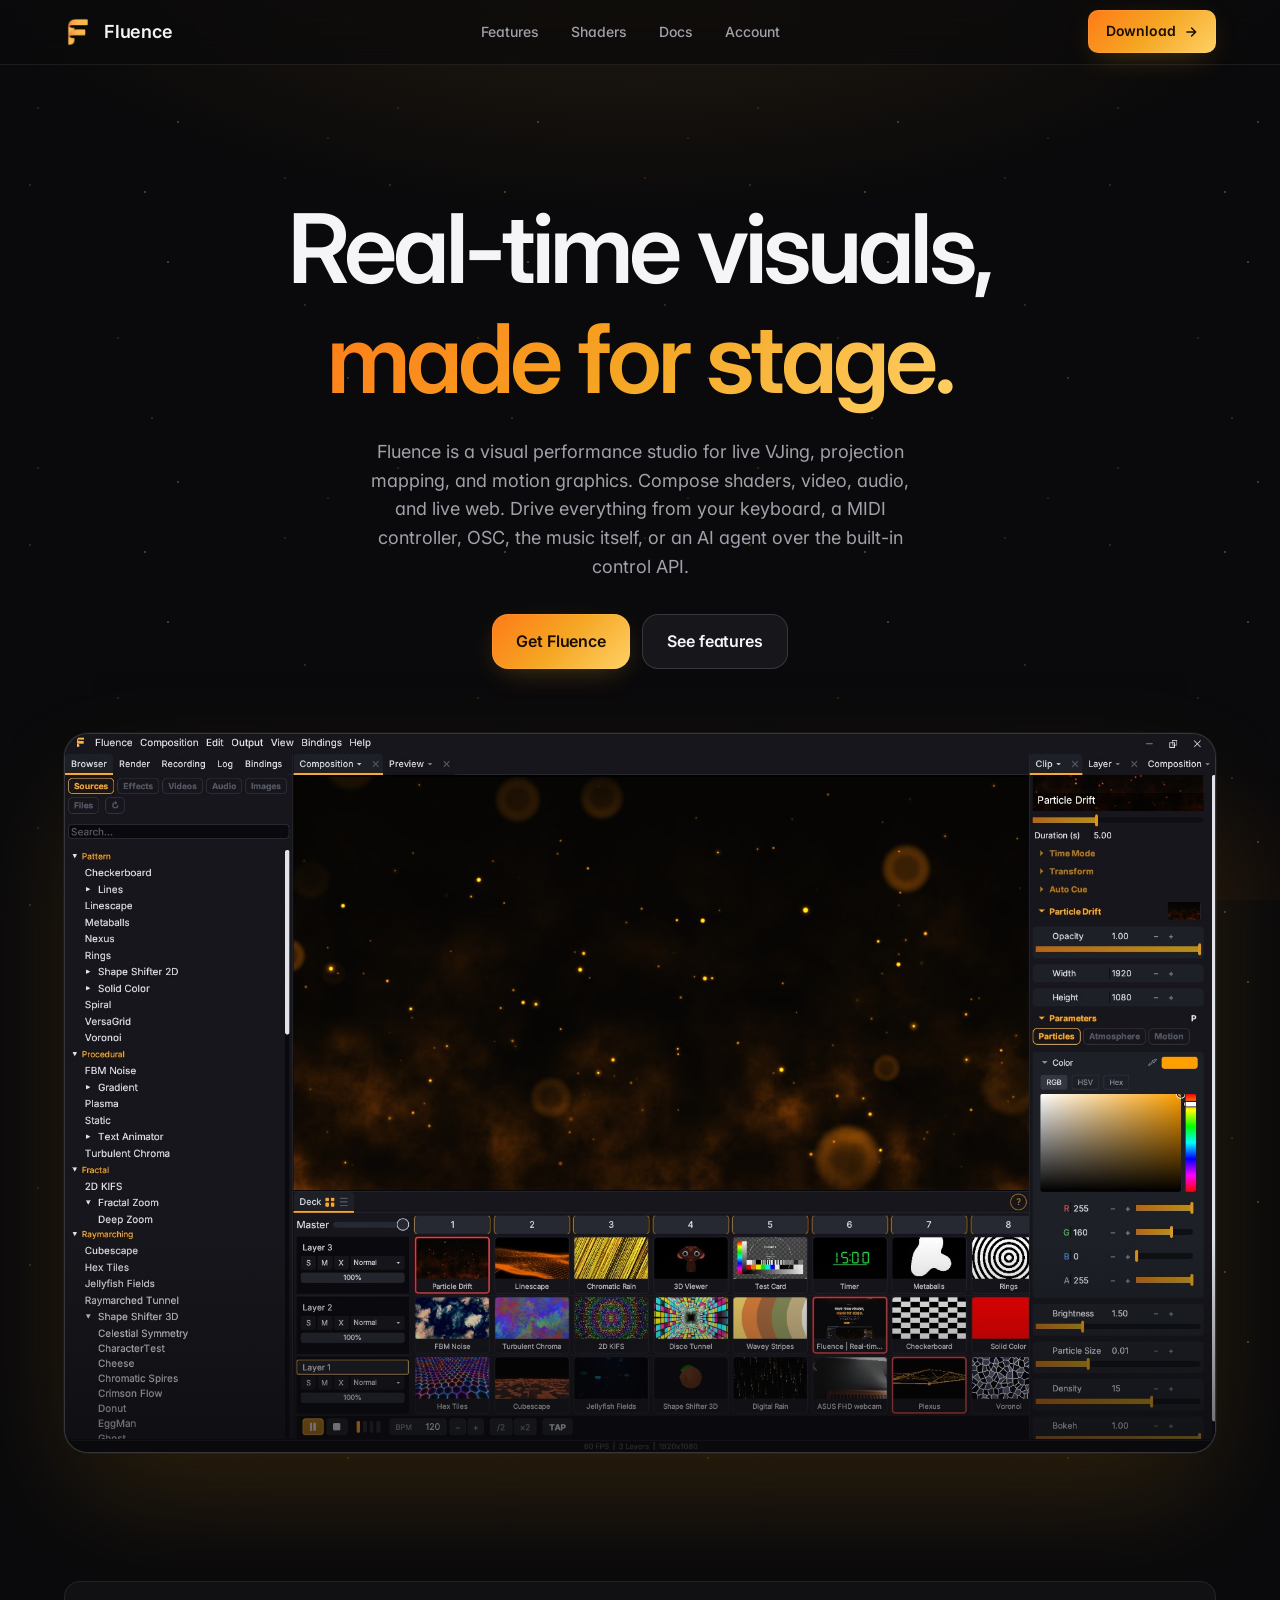
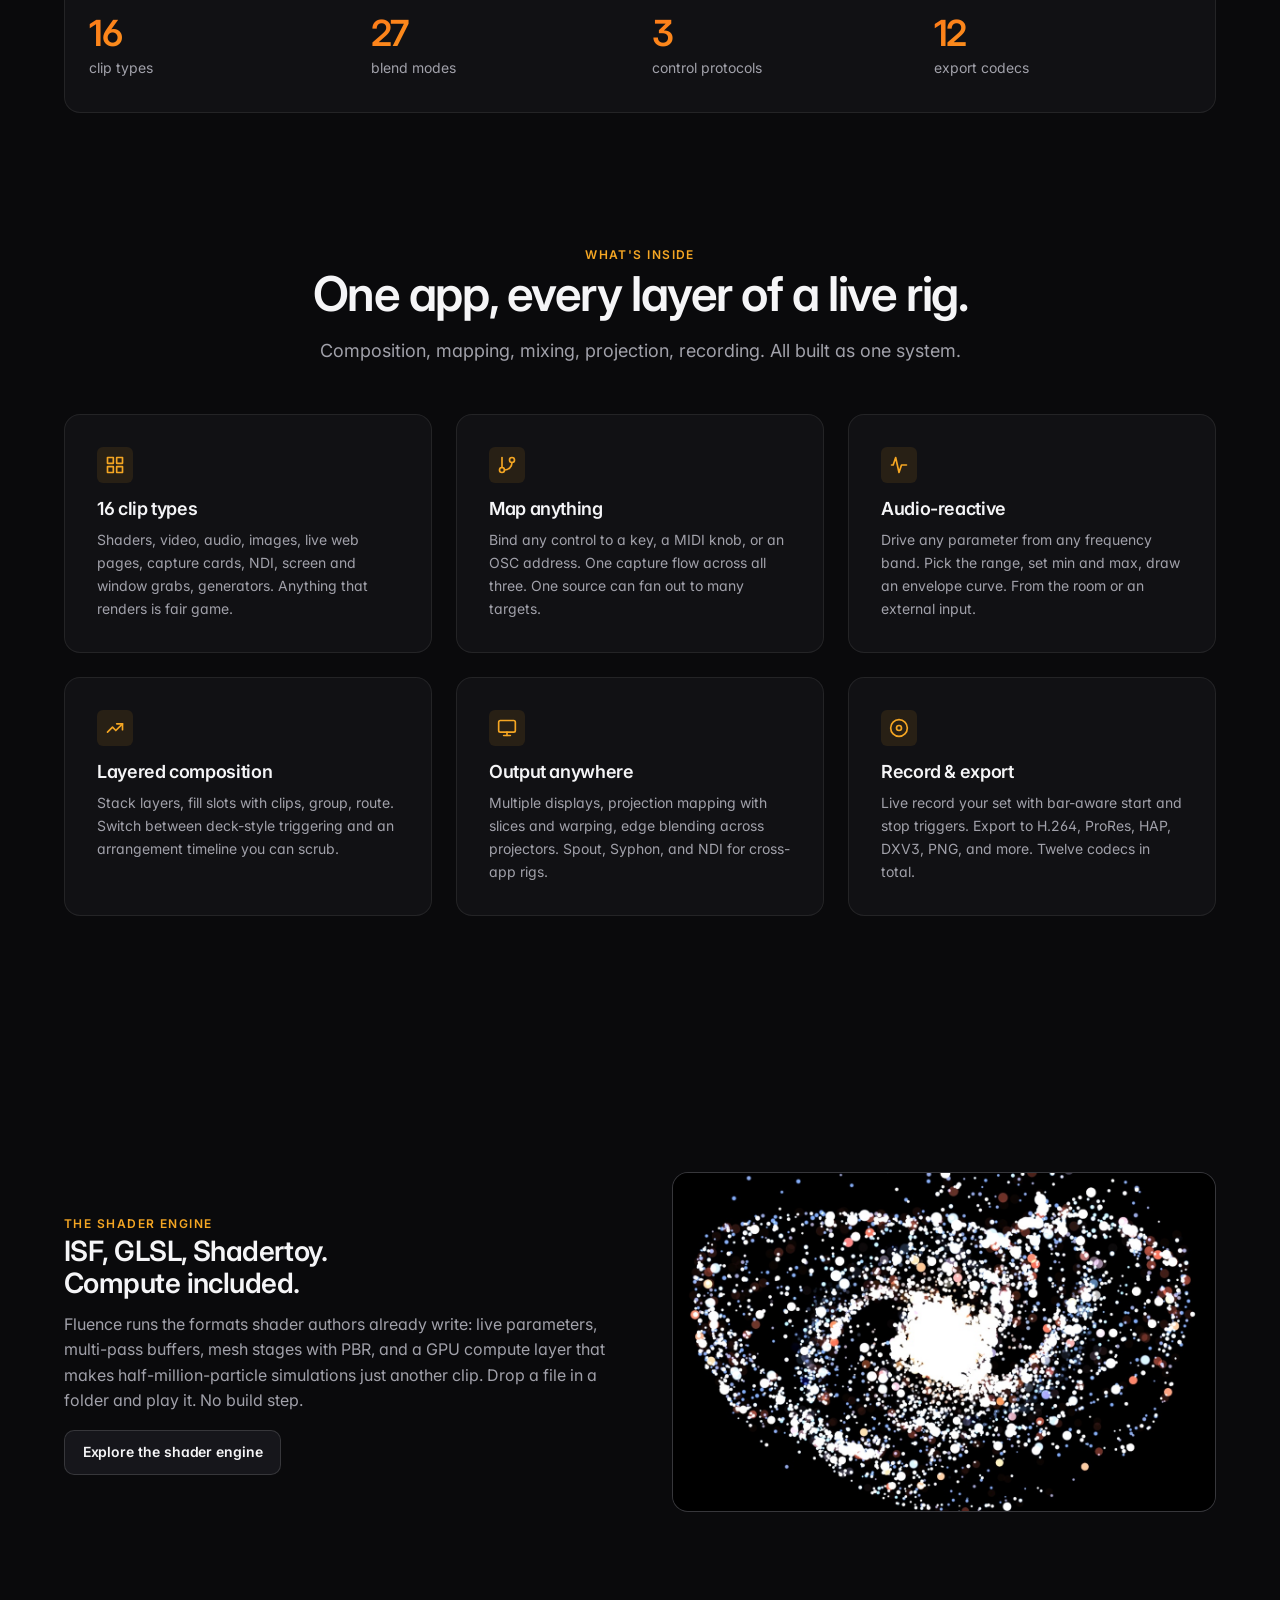
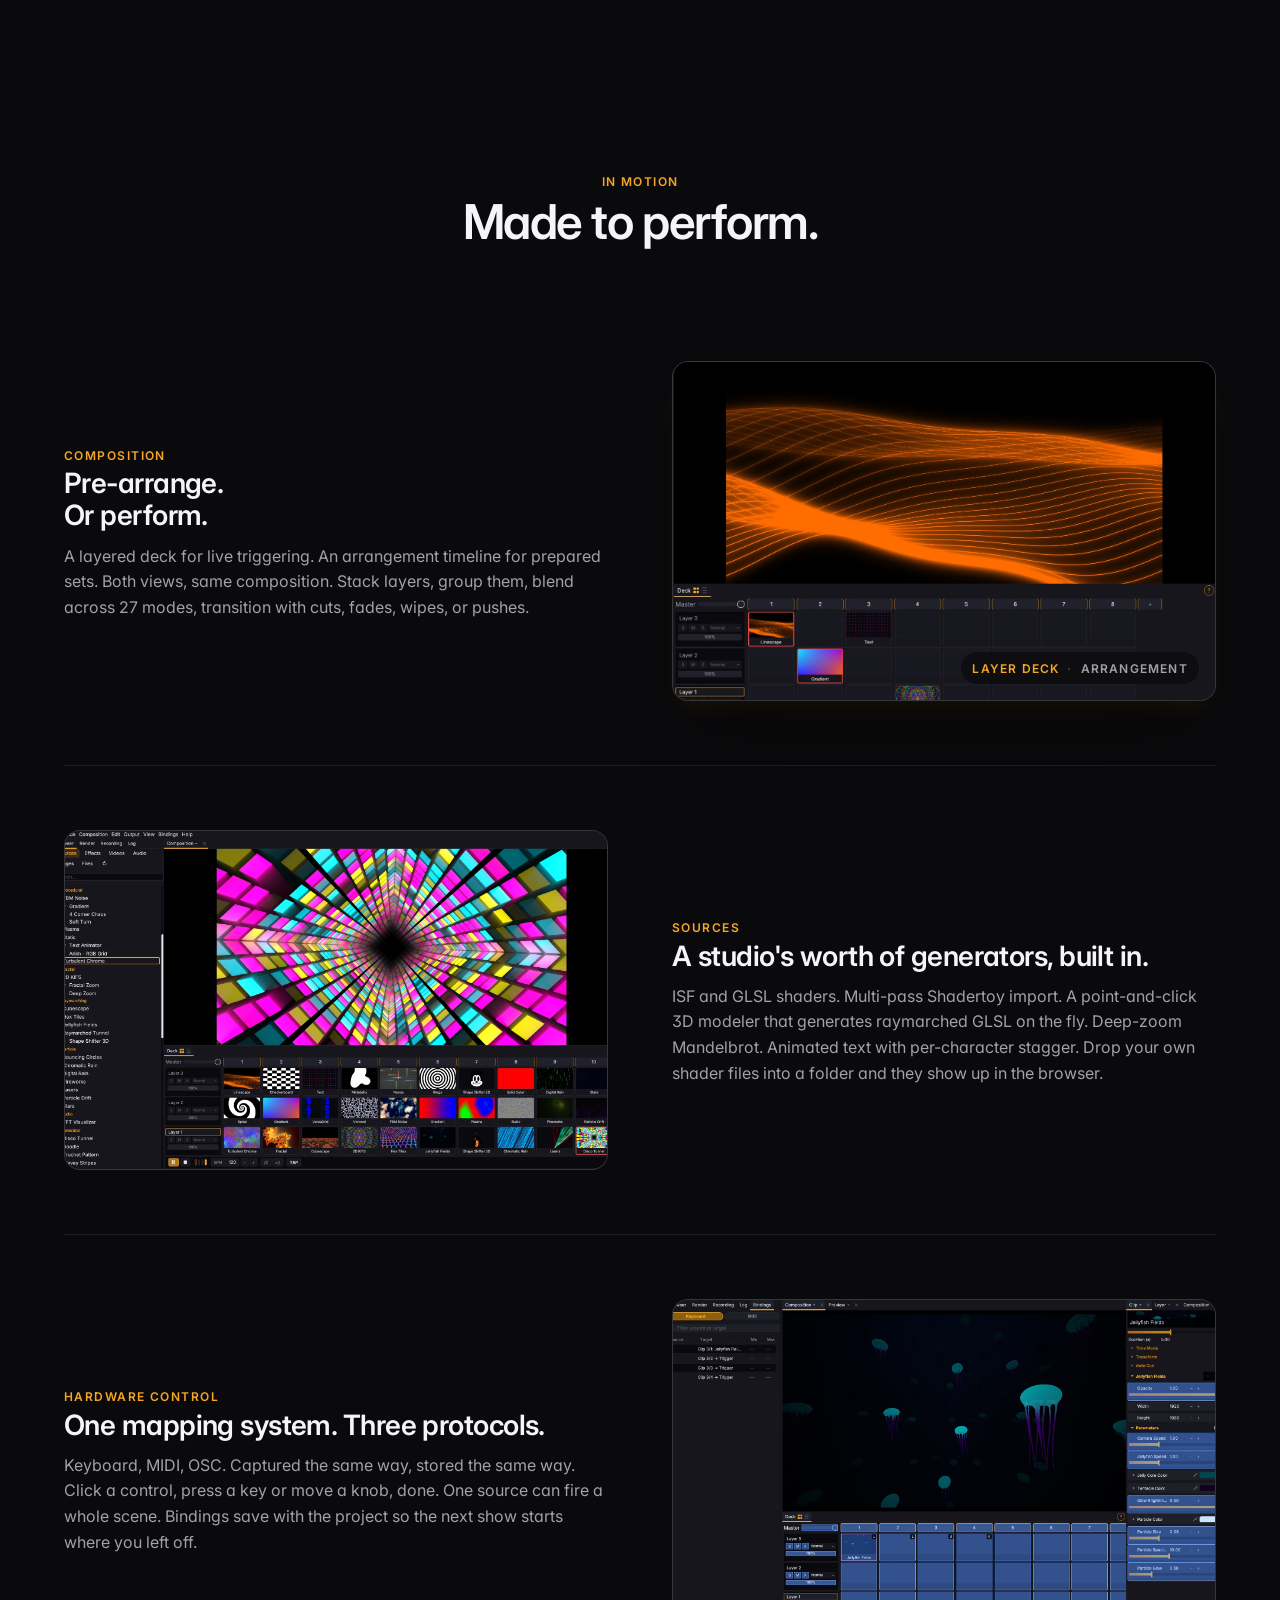
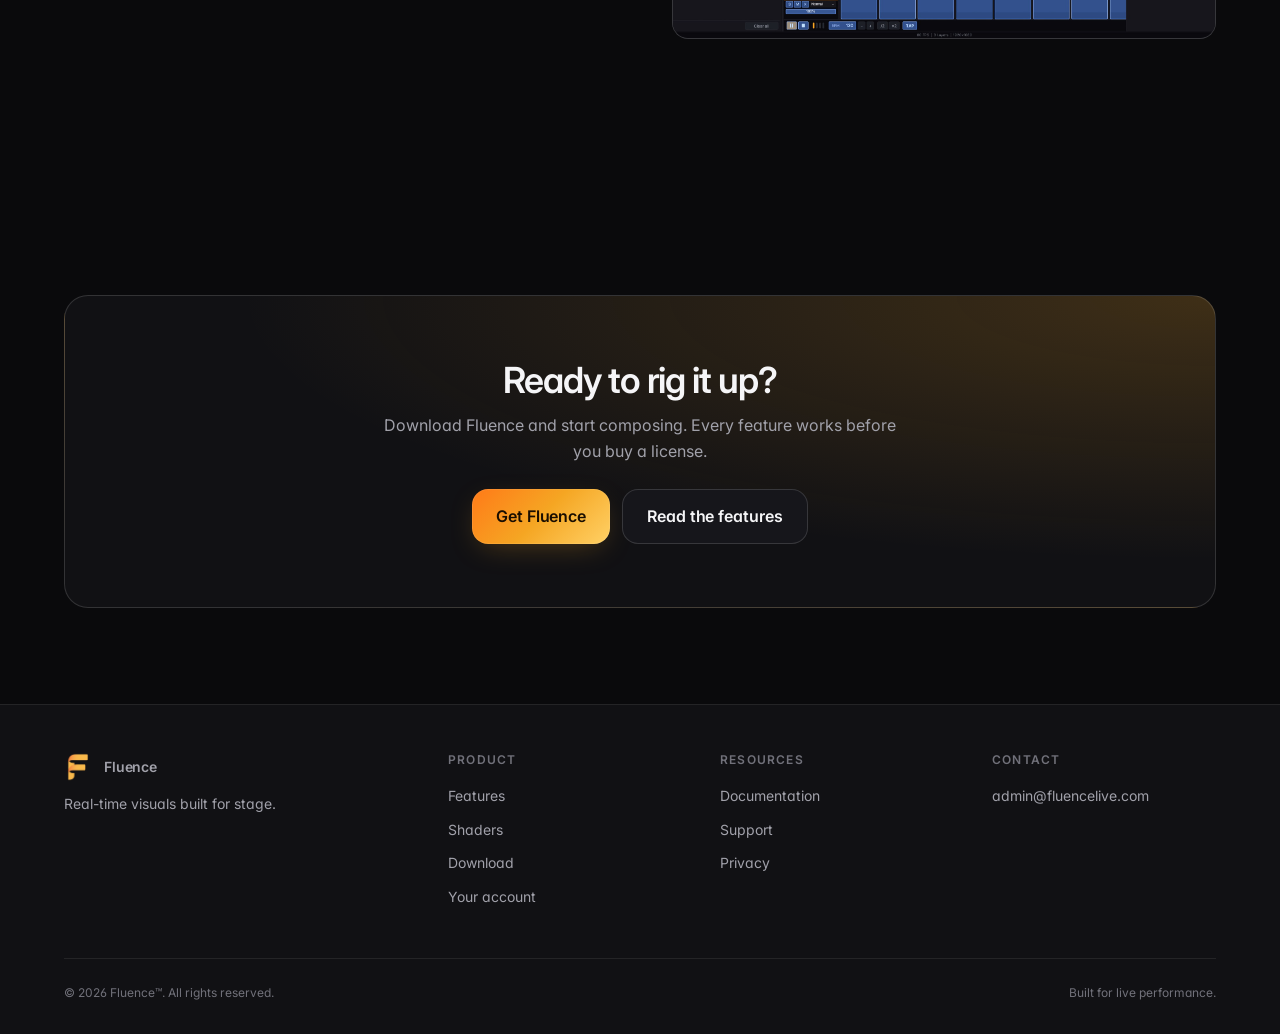
<file: index.html>
<!doctype html>
<html lang="en">
<head>
  <meta charset="utf-8" />
  <meta name="viewport" content="width=device-width, initial-scale=1" />
  <title>Fluence | Real-time visuals for live performance</title>
  <meta name="description" content="Fluence is a real-time visual performance studio for VJing, projection mapping, and motion graphics. Composes shaders, video, audio, and live web, driven by keys, MIDI, OSC, and audio." />
  <link rel="icon" type="image/png" href="assets/icon.png" />
  <link rel="preconnect" href="https://fonts.googleapis.com" />
  <link rel="preconnect" href="https://fonts.gstatic.com" crossorigin />
  <link href="https://fonts.googleapis.com/css2?family=Inter:wght@400;500;600;700&display=swap" rel="stylesheet" />
  <link rel="stylesheet" href="styles.css?v=30" />
  <meta property="og:title" content="Fluence | Real-time visuals for live performance" />
  <meta property="og:description" content="A real-time visual performance studio. Layered composition, hardware mapping, audio reactivity, projection mapping. Built for stage." />
  <meta property="og:type" content="website" />
  <meta property="og:url" content="https://fluencelive.com/" />
  <meta property="og:image" content="https://fluencelive.com/assets/og.png" />
  <meta name="twitter:card" content="summary_large_image" />
</head>
<body>

<header class="site-header">
  <div class="container nav">
    <a href="/" class="brand" aria-label="Fluence home">
      <img src="assets/logo.png" alt="" />
      <span>Fluence</span>
    </a>
    <button class="nav__hamburger" aria-expanded="false" aria-controls="primary-nav" aria-label="Menu" type="button">
      <svg viewBox="0 0 24 24" fill="none" stroke="currentColor" stroke-width="2.5" stroke-linecap="round" aria-hidden="true">
        <line x1="3" y1="6" x2="21" y2="6"/>
        <line x1="3" y1="12" x2="21" y2="12"/>
        <line x1="3" y1="18" x2="21" y2="18"/>
      </svg>
    </button>
    <ul class="nav__links" id="primary-nav">
      <li><a class="nav__link" href="/features">Features</a></li>
      <li><a class="nav__link" href="/shaders">Shaders</a></li>
      <li><a class="nav__link" href="/docs">Docs</a></li>
      <li><a class="nav__link" href="https://account.fluencelive.com">Account</a></li>
    </ul>
    <a class="btn btn--primary nav__cta" href="/download">
      Download
      <svg width="14" height="14" viewBox="0 0 24 24" fill="none" stroke="currentColor" stroke-width="2.5" stroke-linecap="round" stroke-linejoin="round" aria-hidden="true"><path d="M5 12h14M13 5l7 7-7 7"/></svg>
    </a>
  </div>
</header>

<main>

  <!-- Hero ------------------------------------------------------- -->
  <section class="hero">
    <div class="container">
      <h1>
        Real-time visuals,<br />
        <span class="text-gradient">made for stage.</span>
      </h1>
      <p class="hero__lede">
        Fluence is a visual performance studio for live VJing, projection mapping, and motion graphics.
        Compose shaders, video, audio, and live web. Drive everything from your keyboard, a MIDI controller,
        OSC, the music itself, or an AI agent over the built-in control API.
      </p>
      <div class="hero__ctas">
        <a class="btn btn--primary btn--lg" href="/download">Get Fluence</a>
        <a class="btn btn--secondary btn--lg" href="/features">See features</a>
      </div>

      <div class="hero__visual reveal">
        <img src="assets/hero.jpg?v=2" width="1918" height="1172" alt="Fluence performing a Particle Drift composition with the layer deck, source browser, and parameters panel visible." />
      </div>
    </div>
  </section>

  <!-- Stat strip ------------------------------------------------ -->
  <section class="container">
    <div class="stat-strip reveal">
      <div><span class="stat__num">16</span><span class="stat__label">clip types</span></div>
      <div><span class="stat__num">27</span><span class="stat__label">blend modes</span></div>
      <div><span class="stat__num">3</span><span class="stat__label">control protocols</span></div>
      <div><span class="stat__num">12</span><span class="stat__label">export codecs</span></div>
    </div>
  </section>

  <!-- Feature highlights ---------------------------------------- -->
  <section class="section">
    <div class="container">
      <div class="section-header reveal">
        <span class="eyebrow">What's inside</span>
        <h2>One app, every layer of a live rig.</h2>
        <p class="section-header__lede">Composition, mapping, mixing, projection, recording. All built as one system.</p>
      </div>

      <div class="feature-grid">
        <div class="feature reveal">
          <div class="feature__icon">
            <svg viewBox="0 0 24 24" fill="none" stroke="currentColor" stroke-width="2" stroke-linecap="round" stroke-linejoin="round"><rect x="3" y="3" width="7" height="7"/><rect x="14" y="3" width="7" height="7"/><rect x="14" y="14" width="7" height="7"/><rect x="3" y="14" width="7" height="7"/></svg>
          </div>
          <h3>16 clip types</h3>
          <p>Shaders, video, audio, images, live web pages, capture cards, NDI, screen and window grabs, generators. Anything that renders is fair game.</p>
        </div>

        <div class="feature reveal">
          <div class="feature__icon">
            <svg viewBox="0 0 24 24" fill="none" stroke="currentColor" stroke-width="2" stroke-linecap="round" stroke-linejoin="round"><line x1="6" y1="3" x2="6" y2="15"/><circle cx="18" cy="6" r="3"/><circle cx="6" cy="18" r="3"/><path d="M18 9a9 9 0 0 1-9 9"/></svg>
          </div>
          <h3>Map anything</h3>
          <p>Bind any control to a key, a MIDI knob, or an OSC address. One capture flow across all three. One source can fan out to many targets.</p>
        </div>

        <div class="feature reveal">
          <div class="feature__icon">
            <svg viewBox="0 0 24 24" fill="none" stroke="currentColor" stroke-width="2" stroke-linecap="round" stroke-linejoin="round"><path d="M3 12h2l3-9 4 18 3-9h6"/></svg>
          </div>
          <h3>Audio-reactive</h3>
          <p>Drive any parameter from any frequency band. Pick the range, set min and max, draw an envelope curve. From the room or an external input.</p>
        </div>

        <div class="feature reveal">
          <div class="feature__icon">
            <svg viewBox="0 0 24 24" fill="none" stroke="currentColor" stroke-width="2" stroke-linecap="round" stroke-linejoin="round"><polyline points="3 17 9 11 13 15 21 7"/><polyline points="14 7 21 7 21 14"/></svg>
          </div>
          <h3>Layered composition</h3>
          <p>Stack layers, fill slots with clips, group, route. Switch between deck-style triggering and an arrangement timeline you can scrub.</p>
        </div>

        <div class="feature reveal">
          <div class="feature__icon">
            <svg viewBox="0 0 24 24" fill="none" stroke="currentColor" stroke-width="2" stroke-linecap="round" stroke-linejoin="round"><rect x="2" y="3" width="20" height="14" rx="2"/><line x1="8" y1="21" x2="16" y2="21"/><line x1="12" y1="17" x2="12" y2="21"/></svg>
          </div>
          <h3>Output anywhere</h3>
          <p>Multiple displays, projection mapping with slices and warping, edge blending across projectors. Spout, Syphon, and NDI for cross-app rigs.</p>
        </div>

        <div class="feature reveal">
          <div class="feature__icon">
            <svg viewBox="0 0 24 24" fill="none" stroke="currentColor" stroke-width="2" stroke-linecap="round" stroke-linejoin="round"><circle cx="12" cy="12" r="10"/><circle cx="12" cy="12" r="3"/></svg>
          </div>
          <h3>Record &amp; export</h3>
          <p>Live record your set with bar-aware start and stop triggers. Export to H.264, ProRes, HAP, DXV3, PNG, and more. Twelve codecs in total.</p>
        </div>
      </div>
    </div>
  </section>

  <!-- Shader engine teaser -------------------------------------- -->
  <section class="section">
    <div class="container">
      <div class="showcase reveal">
        <div class="showcase__copy">
          <span class="eyebrow">The shader engine</span>
          <h3>ISF, GLSL, Shadertoy.<br />Compute included.</h3>
          <p>
            Fluence runs the formats shader authors already write: live parameters, multi-pass buffers,
            mesh stages with PBR, and a GPU compute layer that makes half-million-particle simulations
            just another clip. Drop a file in a folder and play it. No build step.
          </p>
          <p><a class="btn btn--secondary" href="/shaders">Explore the shader engine</a></p>
        </div>
        <figure class="showcase__visual showcase__visual--image">
          <img src="assets/shader-galaxy.jpg" width="1280" height="720"
               alt="A spiral galaxy simulated live by a Fluence compute shader." loading="lazy" />
        </figure>
      </div>
    </div>
  </section>

  <!-- Showcase rows --------------------------------------------- -->
  <section class="section">
    <div class="container">
      <div class="section-header reveal">
        <span class="eyebrow">In motion</span>
        <h2>Made to perform.</h2>
      </div>

      <div class="showcase reveal">
        <div class="showcase__copy">
          <span class="eyebrow">Composition</span>
          <h3>Pre-arrange.<br />Or perform.</h3>
          <p>
            A layered deck for live triggering. An arrangement timeline for prepared sets. Both views, same composition.
            Stack layers, group them, blend across 27 modes, transition with cuts, fades, wipes, or pushes.
          </p>
        </div>
        <div class="scrolly-pair" data-scrolly>
          <figure class="showcase__pic showcase__pic--a">
            <img src="assets/showcase-deck.jpg" width="1472" height="1117" alt="The Fluence Layer Deck view, showing rows of layers with clip slots arranged as a grid for live triggering." loading="lazy" />
          </figure>
          <figure class="showcase__pic showcase__pic--b">
            <img src="assets/showcase-arrangement.jpg" width="1470" height="1112" alt="The Fluence Arrangement view, showing the same composition as a track-based timeline with clips placed across time." loading="lazy" />
          </figure>
          <div class="scrolly-pair__dots">
            <span class="scrolly-pair__label--a">Layer Deck</span>
            <span class="scrolly-pair__sep">·</span>
            <span class="scrolly-pair__label--b">Arrangement</span>
          </div>
        </div>
      </div>

      <div class="showcase showcase--reverse reveal">
        <div class="showcase__copy">
          <span class="eyebrow">Sources</span>
          <h3>A studio's worth of generators, built in.</h3>
          <p>
            ISF and GLSL shaders. Multi-pass Shadertoy import. A point-and-click 3D modeler that generates raymarched
            GLSL on the fly. Deep-zoom Mandelbrot. Animated text with per-character stagger. Drop your own shader files
            into a folder and they show up in the browser.
          </p>
        </div>
        <figure class="showcase__visual showcase__visual--image">
          <img src="assets/showcase-sources.jpg" width="1918" height="1145" alt="The Fluence source browser showing categorized generator shaders alongside the live viewport rendering one of them." loading="lazy" />
        </figure>
      </div>

      <div class="showcase reveal">
        <div class="showcase__copy">
          <span class="eyebrow">Hardware control</span>
          <h3>One mapping system. Three protocols.</h3>
          <p>
            Keyboard, MIDI, OSC. Captured the same way, stored the same way. Click a control,
            press a key or move a knob, done. One source can fire a whole scene. Bindings save with the project
            so the next show starts where you left off.
          </p>
        </div>
        <figure class="showcase__visual showcase__visual--image">
          <img src="assets/showcase-bindings.jpg?v=2" width="1917" height="1118" alt="The Fluence Bindings panel showing keyboard and MIDI bindings mapped to clip slots, with the bind-capture overlay highlighting controls in the layer deck." loading="lazy" />
        </figure>
      </div>
    </div>
  </section>

  <!-- CTA band -------------------------------------------------- -->
  <section class="container">
    <div class="cta-band reveal">
      <h2>Ready to rig it up?</h2>
      <p>Download Fluence and start composing. Every feature works before you buy a license.</p>
      <div class="cta-band__actions">
        <a class="btn btn--primary btn--lg" href="/download">Get Fluence</a>
        <a class="btn btn--secondary btn--lg" href="/features">Read the features</a>
      </div>
    </div>
  </section>

</main>

<footer class="site-footer">
  <div class="container">
    <div class="footer-grid">
      <div class="footer__brand">
        <a href="/" class="brand" aria-label="Fluence home">
          <img src="assets/logo.png" alt="" />
          <span>Fluence</span>
        </a>
        <p>Real-time visuals built for stage.</p>
      </div>
      <div>
        <h4>Product</h4>
        <ul>
          <li><a href="/features">Features</a></li>
          <li><a href="/shaders">Shaders</a></li>
          <li><a href="/download">Download</a></li>
          <li><a href="https://account.fluencelive.com">Your account</a></li>
        </ul>
      </div>
      <div>
        <h4>Resources</h4>
        <ul>
          <li><a href="/docs">Documentation</a></li>
          <li><a href="/support">Support</a></li>
          <li><a href="/privacy">Privacy</a></li>
        </ul>
      </div>
      <div>
        <h4>Contact</h4>
        <ul>
          <li><a href="mailto:admin@fluencelive.com">admin@fluencelive.com</a></li>
        </ul>
      </div>
    </div>
    <div class="footer__bottom">
      <span>© <span id="year">2026</span> Fluence™. All rights reserved.</span>
      <span>Built for live performance.</span>
    </div>
  </div>
</footer>

<script src="scripts.js?v=28" defer></script>
</body>
</html>
</file>
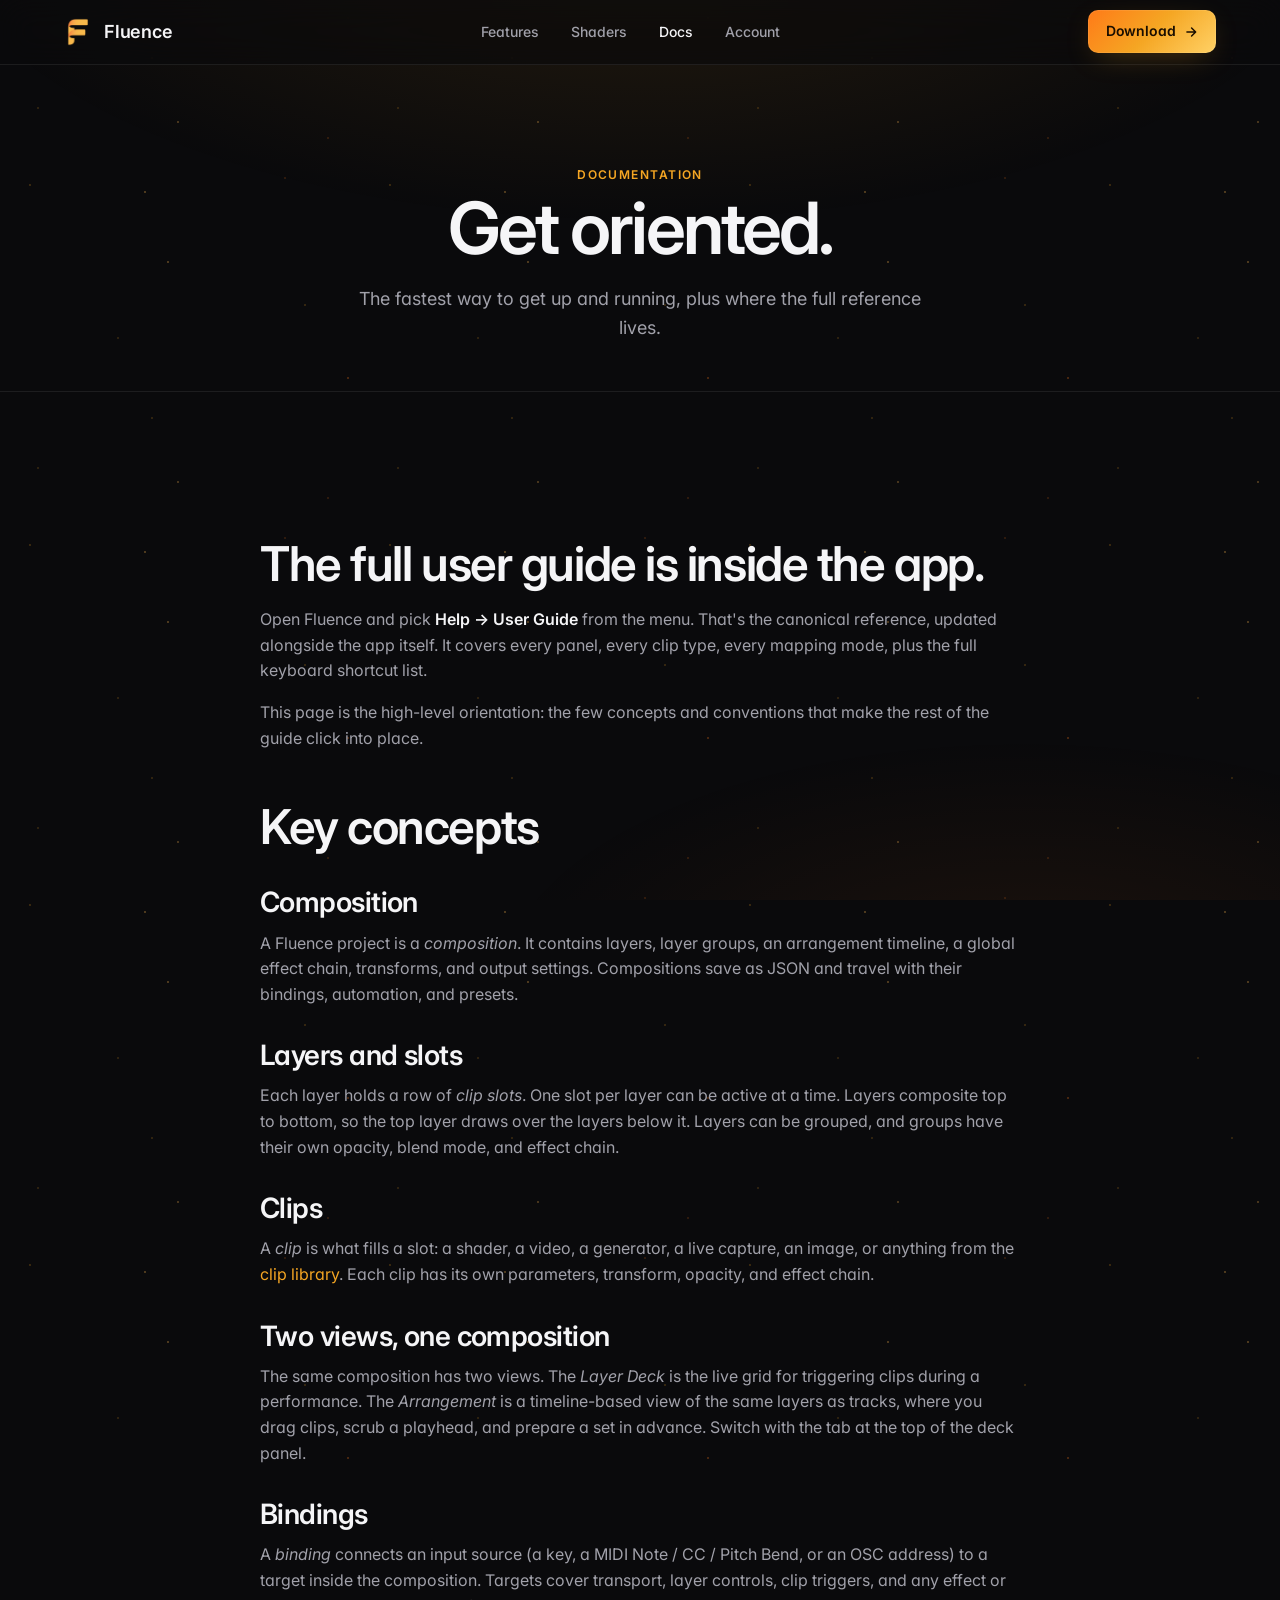
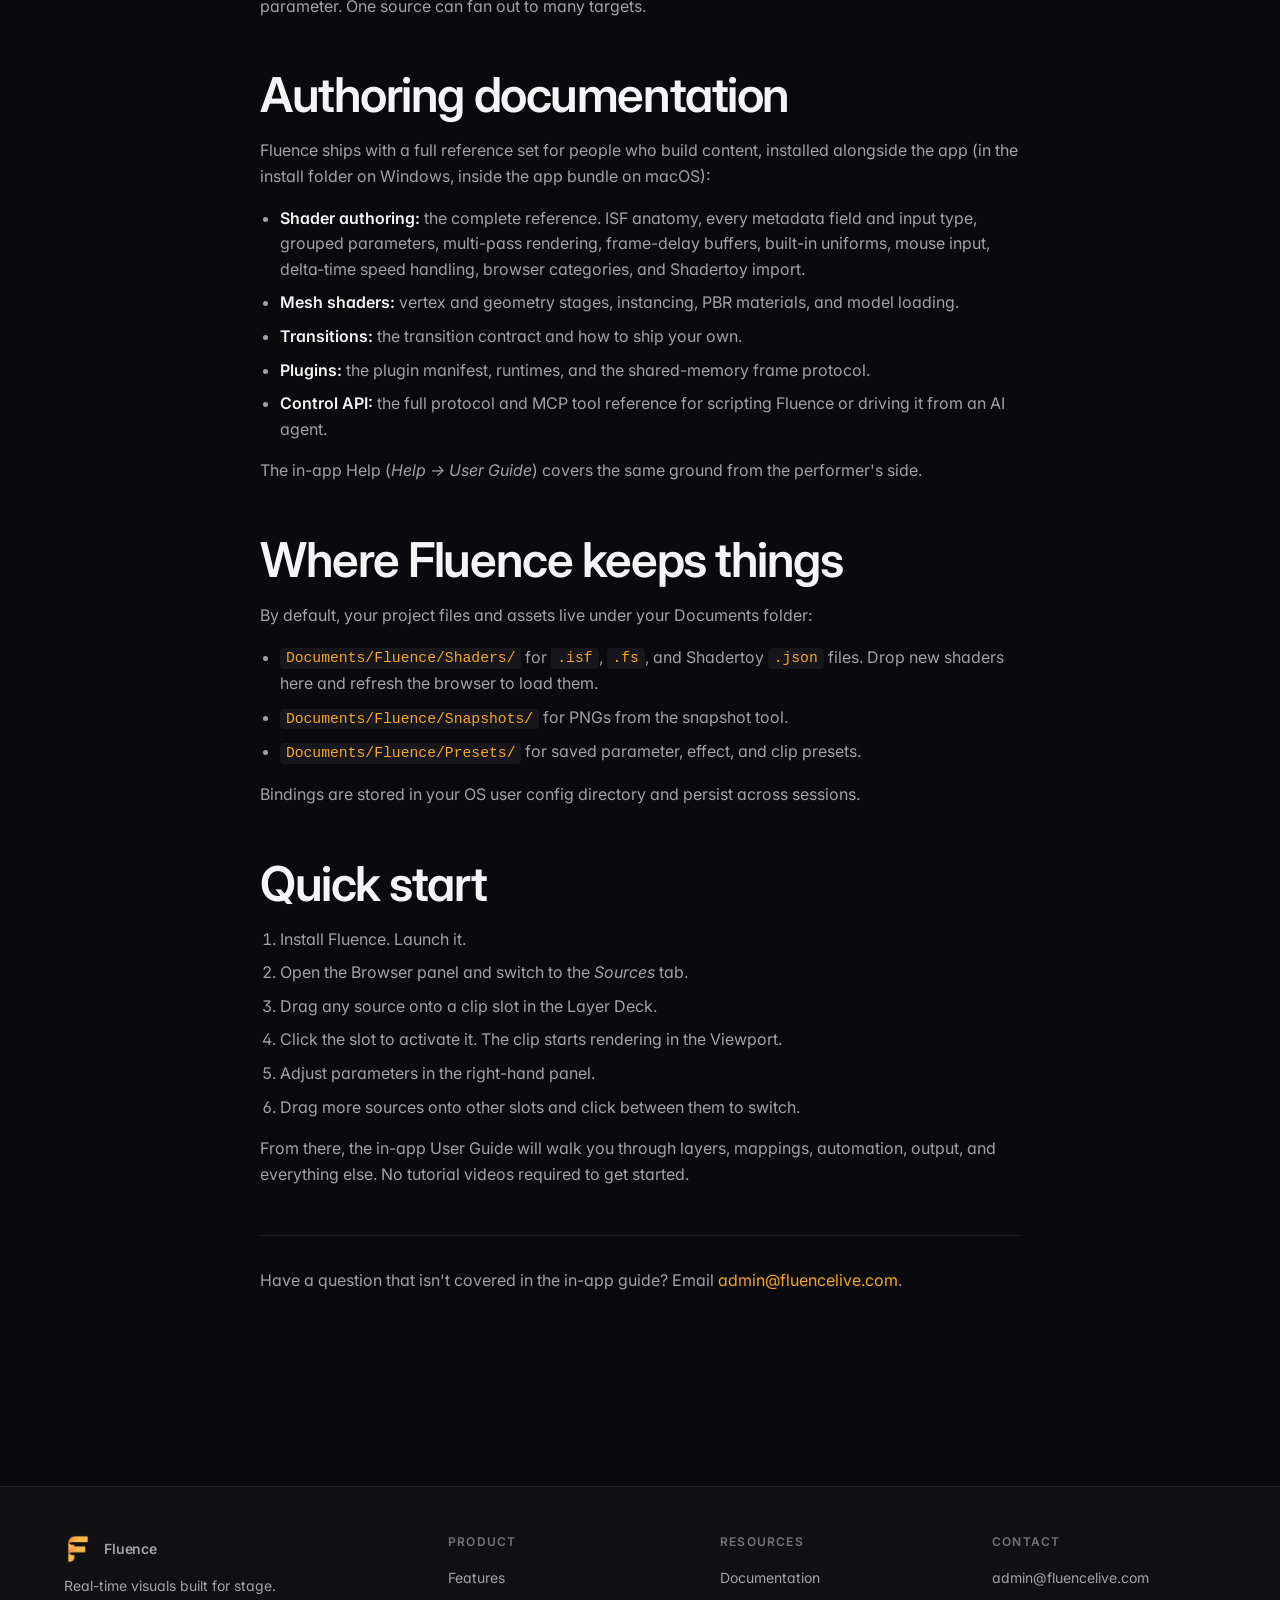
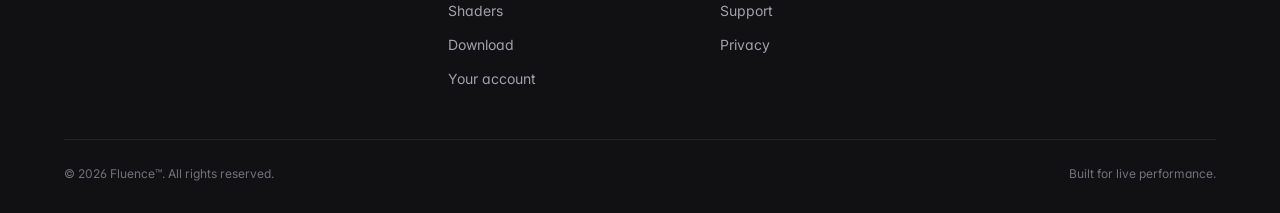
<file: docs.html>
<!doctype html>
<html lang="en">
<head>
  <meta charset="utf-8" />
  <meta name="viewport" content="width=device-width, initial-scale=1" />
  <title>Documentation | Fluence</title>
  <meta name="description" content="Getting started with Fluence: high-level concepts, where files live, and where to find the full in-app user guide." />
  <link rel="icon" type="image/png" href="assets/icon.png" />
  <link rel="preconnect" href="https://fonts.googleapis.com" />
  <link rel="preconnect" href="https://fonts.gstatic.com" crossorigin />
  <link href="https://fonts.googleapis.com/css2?family=Inter:wght@400;500;600;700&display=swap" rel="stylesheet" />
  <link rel="stylesheet" href="styles.css?v=30" />
</head>
<body>

<header class="site-header">
  <div class="container nav">
    <a href="/" class="brand" aria-label="Fluence home">
      <img src="assets/logo.png" alt="" />
      <span>Fluence</span>
    </a>
    <button class="nav__hamburger" aria-expanded="false" aria-controls="primary-nav" aria-label="Menu" type="button">
      <svg viewBox="0 0 24 24" fill="none" stroke="currentColor" stroke-width="2.5" stroke-linecap="round" aria-hidden="true">
        <line x1="3" y1="6" x2="21" y2="6"/>
        <line x1="3" y1="12" x2="21" y2="12"/>
        <line x1="3" y1="18" x2="21" y2="18"/>
      </svg>
    </button>
    <ul class="nav__links" id="primary-nav">
      <li><a class="nav__link" href="/features">Features</a></li>
      <li><a class="nav__link" href="/shaders">Shaders</a></li>
      <li><a class="nav__link" href="/docs" aria-current="page">Docs</a></li>
      <li><a class="nav__link" href="https://account.fluencelive.com">Account</a></li>
    </ul>
    <a class="btn btn--primary nav__cta" href="/download">
      Download
      <svg width="14" height="14" viewBox="0 0 24 24" fill="none" stroke="currentColor" stroke-width="2.5" stroke-linecap="round" stroke-linejoin="round" aria-hidden="true"><path d="M5 12h14M13 5l7 7-7 7"/></svg>
    </a>
  </div>
</header>

<main>

  <section class="page-header">
    <div class="container">
      <span class="eyebrow">Documentation</span>
      <h1>Get oriented.</h1>
      <p>The fastest way to get up and running, plus where the full reference lives.</p>
    </div>
  </section>

  <section class="section">
    <div class="container">
      <article class="prose reveal">

        <h2>The full user guide is inside the app.</h2>
        <p>
          Open Fluence and pick <strong>Help → User Guide</strong> from the menu. That's the canonical reference,
          updated alongside the app itself. It covers every panel, every clip type, every mapping mode, plus
          the full keyboard shortcut list.
        </p>
        <p>
          This page is the high-level orientation: the few concepts and conventions that make the
          rest of the guide click into place.
        </p>

        <h2 id="key-concepts">Key concepts</h2>
        <h3>Composition</h3>
        <p>
          A Fluence project is a <em>composition</em>. It contains layers, layer groups, an arrangement timeline,
          a global effect chain, transforms, and output settings. Compositions save as JSON and travel with
          their bindings, automation, and presets.
        </p>

        <h3>Layers and slots</h3>
        <p>
          Each layer holds a row of <em>clip slots</em>. One slot per layer can be active at a time. Layers composite
          top to bottom, so the top layer draws over the layers below it. Layers can be grouped, and groups have
          their own opacity, blend mode, and effect chain.
        </p>

        <h3>Clips</h3>
        <p>
          A <em>clip</em> is what fills a slot: a shader, a video, a generator, a live capture, an image, or
          anything from the <a href="/features#clip-library" style="color: var(--accent)">clip library</a>. Each clip
          has its own parameters, transform, opacity, and effect chain.
        </p>

        <h3>Two views, one composition</h3>
        <p>
          The same composition has two views. The <em>Layer Deck</em> is the live grid for triggering clips during a
          performance. The <em>Arrangement</em> is a timeline-based view of the same layers as tracks, where you
          drag clips, scrub a playhead, and prepare a set in advance. Switch with the tab at the top of the
          deck panel.
        </p>

        <h3>Bindings</h3>
        <p>
          A <em>binding</em> connects an input source (a key, a MIDI Note / CC / Pitch Bend, or an OSC address) to a
          target inside the composition. Targets cover transport, layer controls, clip triggers, and any
          effect or parameter. One source can fan out to many targets.
        </p>

        <h2 id="authoring">Authoring documentation</h2>
        <p>
          Fluence ships with a full reference set for people who build content, installed alongside the app
          (in the install folder on Windows, inside the app bundle on macOS):
        </p>
        <ul>
          <li><strong>Shader authoring:</strong> the complete reference. ISF anatomy, every metadata
              field and input type, grouped parameters, multi-pass rendering, frame-delay buffers, built-in
              uniforms, mouse input, delta-time speed handling, browser categories, and Shadertoy import.</li>
          <li><strong>Mesh shaders:</strong> vertex and geometry stages, instancing, PBR materials,
              and model loading.</li>
          <li><strong>Transitions:</strong> the transition contract and how to ship your own.</li>
          <li><strong>Plugins:</strong> the plugin manifest, runtimes, and the shared-memory frame
              protocol.</li>
          <li><strong>Control API:</strong> the full protocol and MCP tool reference for scripting
              Fluence or driving it from an AI agent.</li>
        </ul>
        <p>The in-app Help (<em>Help &rarr; User Guide</em>) covers the same ground from the performer's side.</p>

        <h2 id="files">Where Fluence keeps things</h2>
        <p>By default, your project files and assets live under your Documents folder:</p>
        <ul>
          <li><code>Documents/Fluence/Shaders/</code> for <code>.isf</code>, <code>.fs</code>, and Shadertoy <code>.json</code> files. Drop new shaders here and refresh the browser to load them.</li>
          <li><code>Documents/Fluence/Snapshots/</code> for PNGs from the snapshot tool.</li>
          <li><code>Documents/Fluence/Presets/</code> for saved parameter, effect, and clip presets.</li>
        </ul>
        <p class="text-muted">Bindings are stored in your OS user config directory and persist across sessions.</p>

        <h2 id="quick-start">Quick start</h2>
        <ol>
          <li>Install Fluence. Launch it.</li>
          <li>Open the Browser panel and switch to the <em>Sources</em> tab.</li>
          <li>Drag any source onto a clip slot in the Layer Deck.</li>
          <li>Click the slot to activate it. The clip starts rendering in the Viewport.</li>
          <li>Adjust parameters in the right-hand panel.</li>
          <li>Drag more sources onto other slots and click between them to switch.</li>
        </ol>
        <p>
          From there, the in-app User Guide will walk you through layers, mappings, automation, output, and
          everything else. No tutorial videos required to get started.
        </p>

        <hr class="divider" style="margin-top: var(--space-7);" />

        <p class="text-faint" style="margin-top: var(--space-6);">
          Have a question that isn't covered in the in-app guide?
          Email <a href="mailto:admin@fluencelive.com" style="color: var(--accent)">admin@fluencelive.com</a>.
        </p>

      </article>
    </div>
  </section>

</main>

<footer class="site-footer">
  <div class="container">
    <div class="footer-grid">
      <div class="footer__brand">
        <a href="/" class="brand" aria-label="Fluence home">
          <img src="assets/logo.png" alt="" />
          <span>Fluence</span>
        </a>
        <p>Real-time visuals built for stage.</p>
      </div>
      <div>
        <h4>Product</h4>
        <ul>
          <li><a href="/features">Features</a></li>
          <li><a href="/shaders">Shaders</a></li>
          <li><a href="/download">Download</a></li>
          <li><a href="https://account.fluencelive.com">Your account</a></li>
        </ul>
      </div>
      <div>
        <h4>Resources</h4>
        <ul>
          <li><a href="/docs">Documentation</a></li>
          <li><a href="/support">Support</a></li>
          <li><a href="/privacy">Privacy</a></li>
        </ul>
      </div>
      <div>
        <h4>Contact</h4>
        <ul>
          <li><a href="mailto:admin@fluencelive.com">admin@fluencelive.com</a></li>
        </ul>
      </div>
    </div>
    <div class="footer__bottom">
      <span>© <span id="year">2026</span> Fluence™. All rights reserved.</span>
      <span>Built for live performance.</span>
    </div>
  </div>
</footer>

<script src="scripts.js?v=28" defer></script>
</body>
</html>
</file>
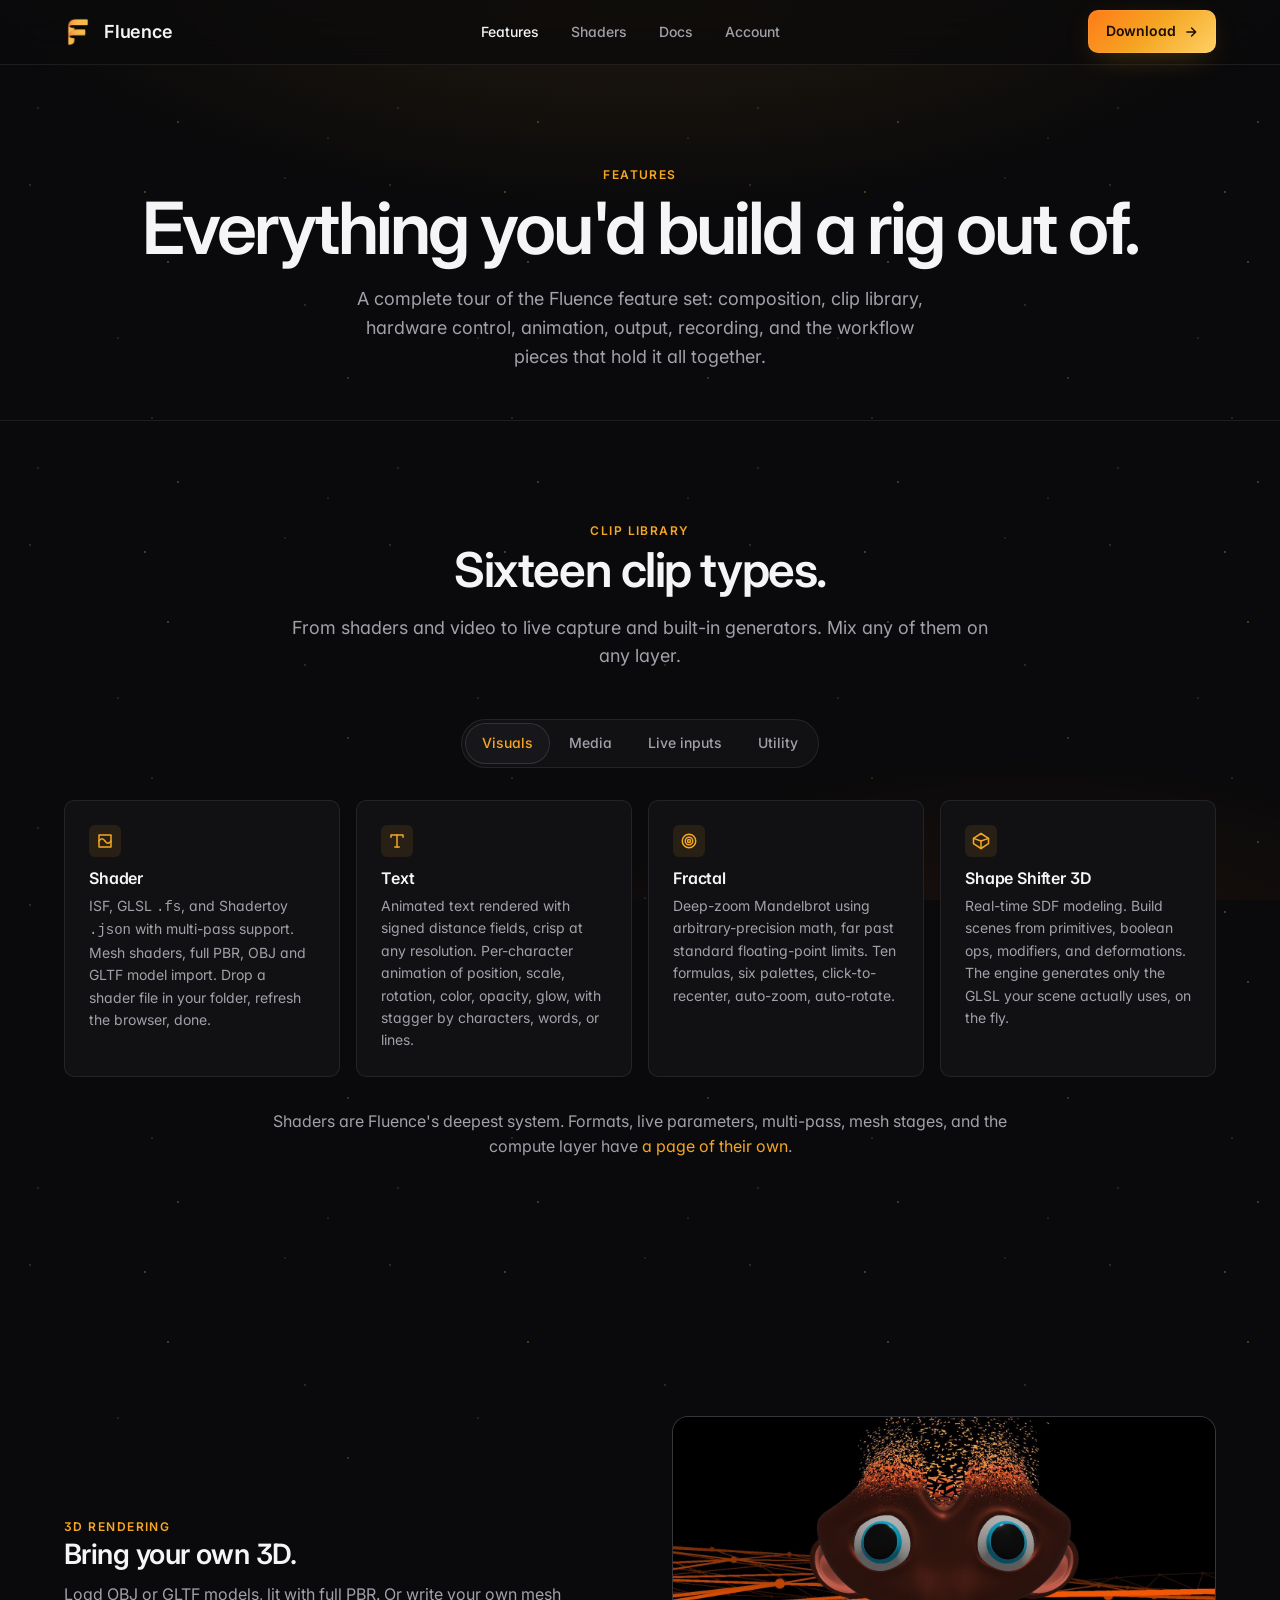
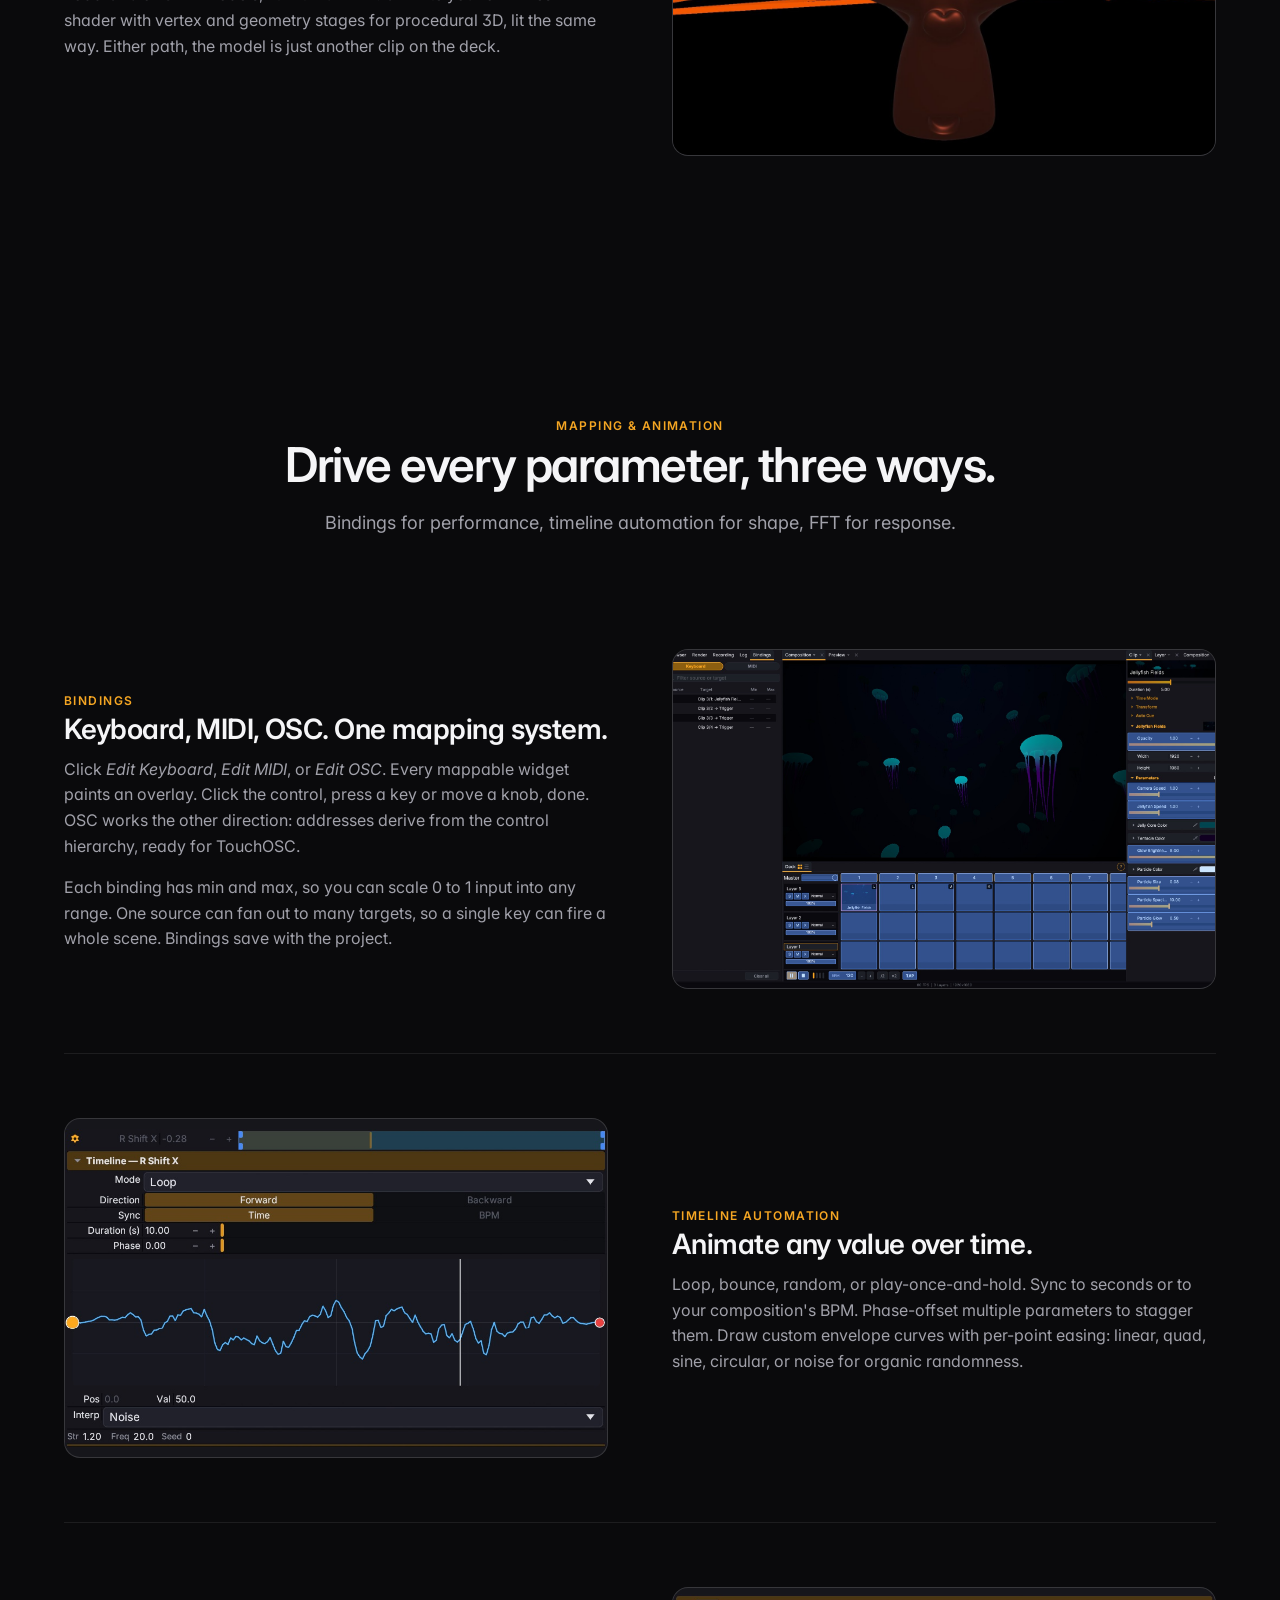
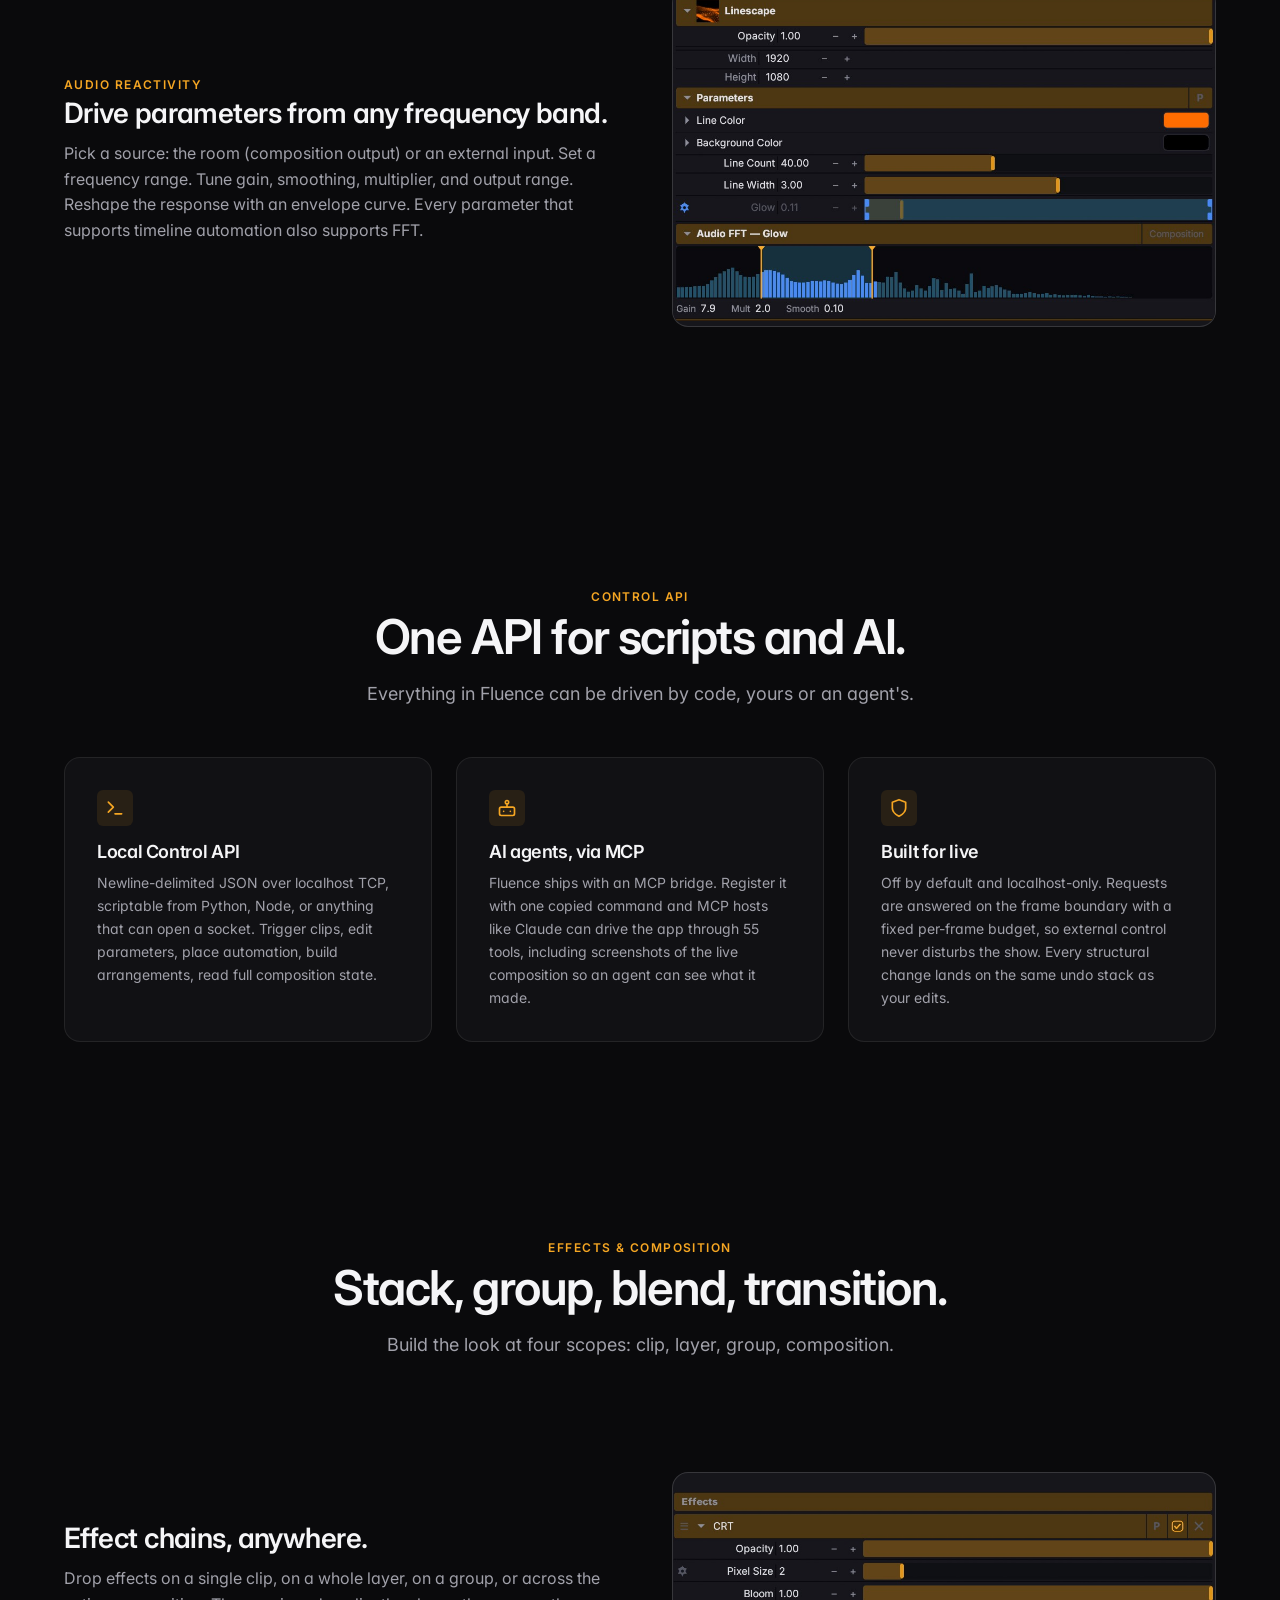
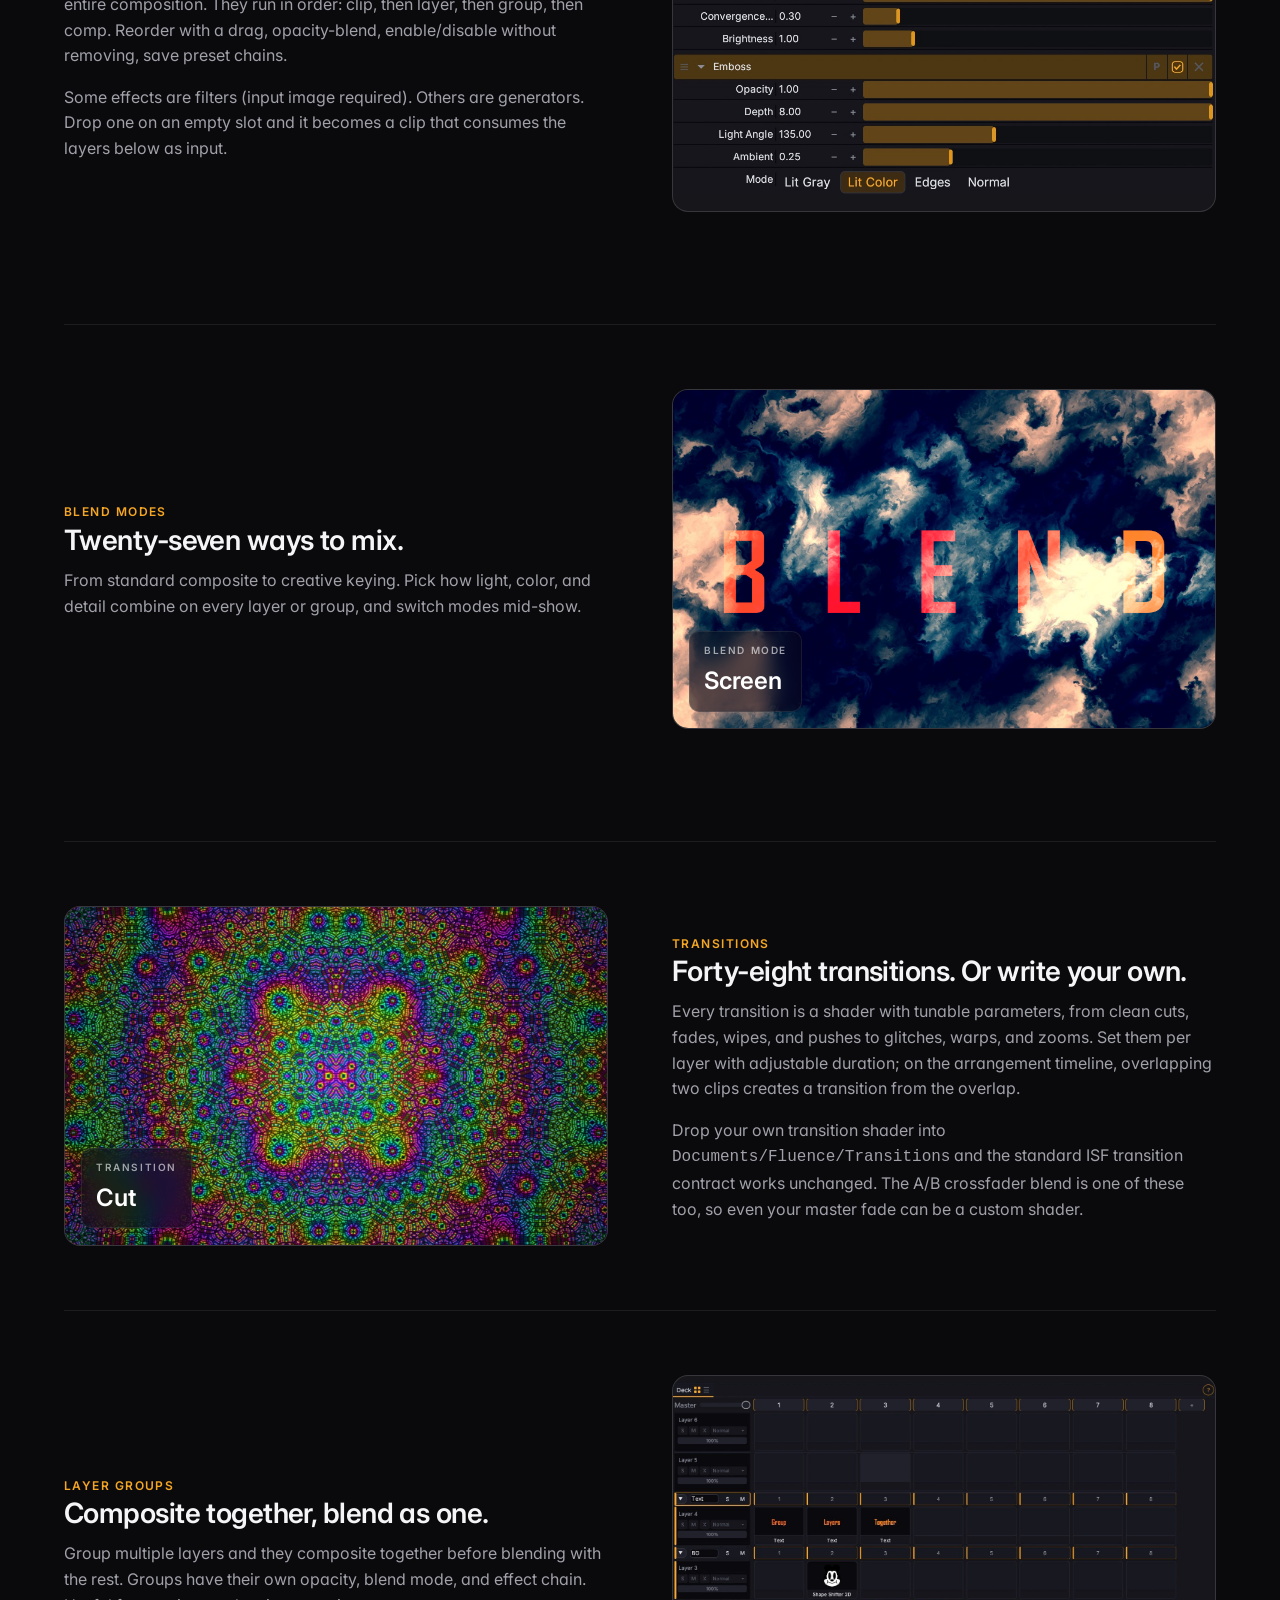
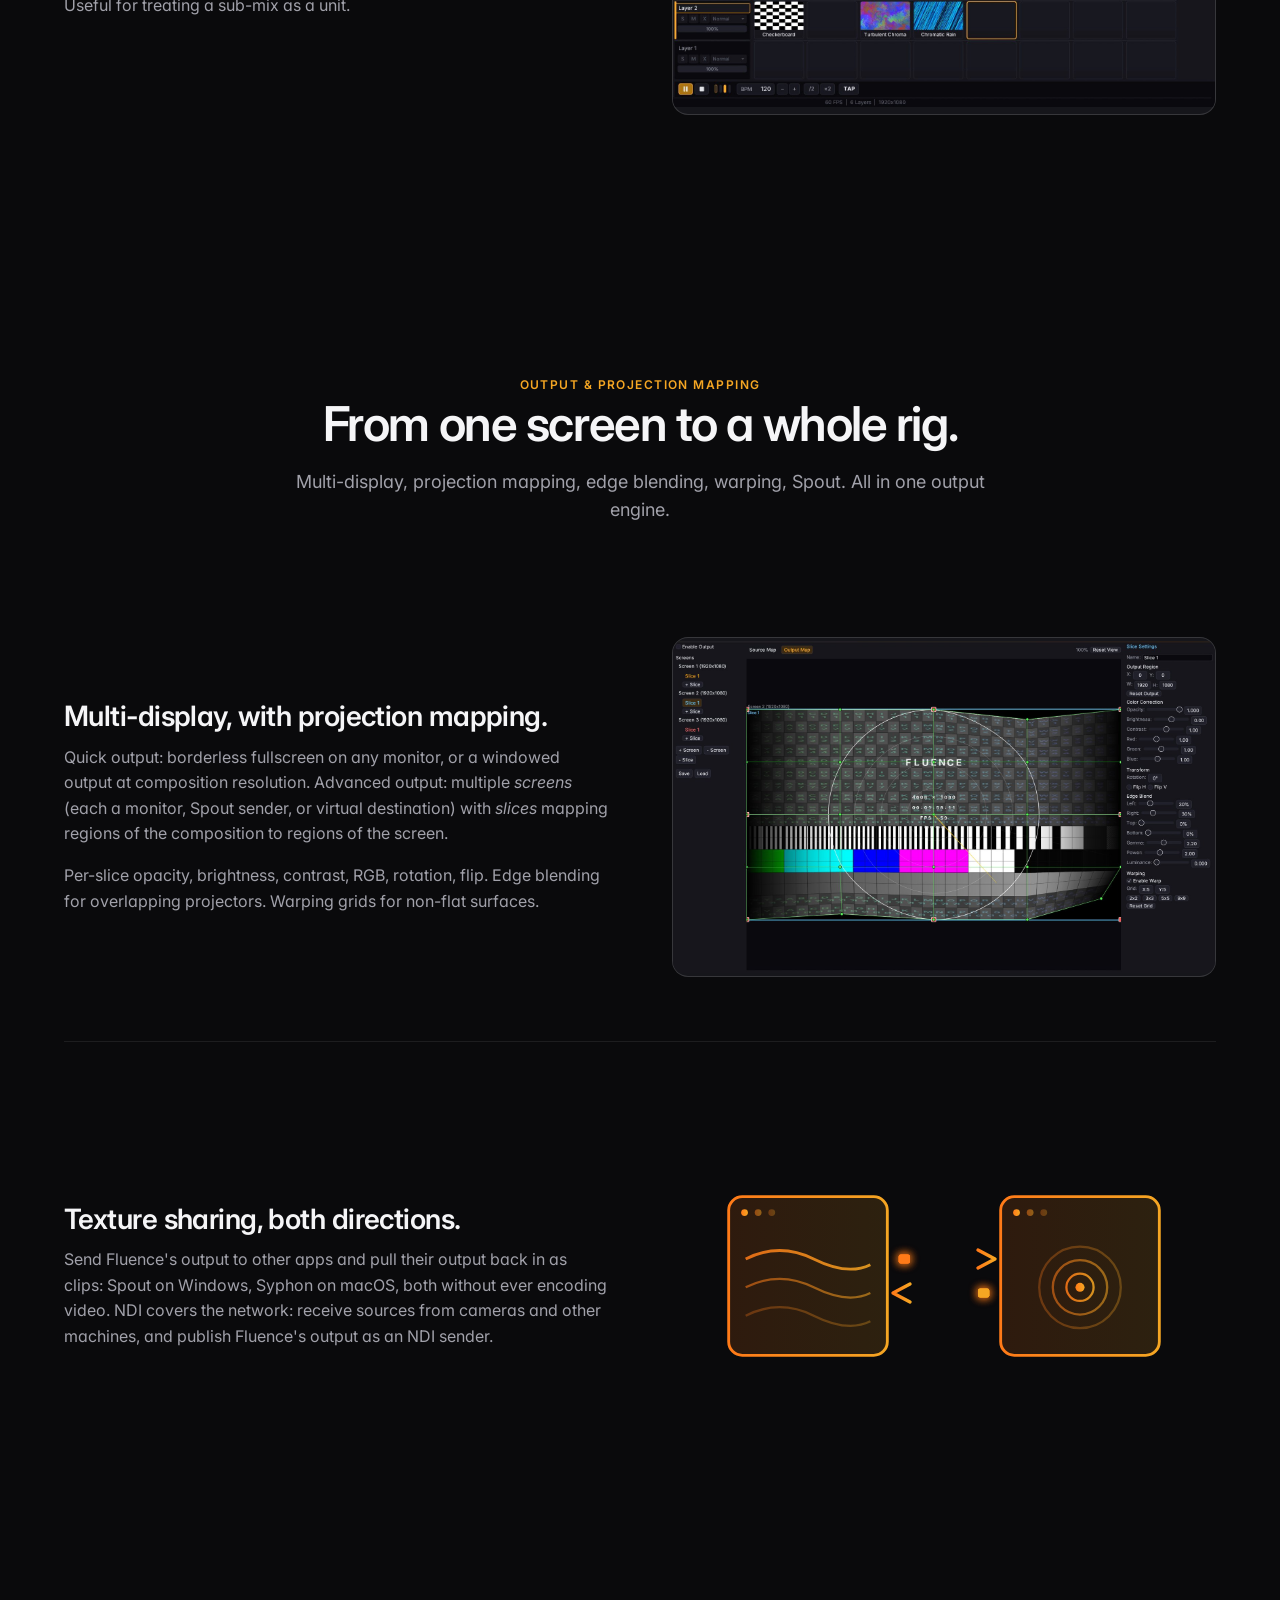
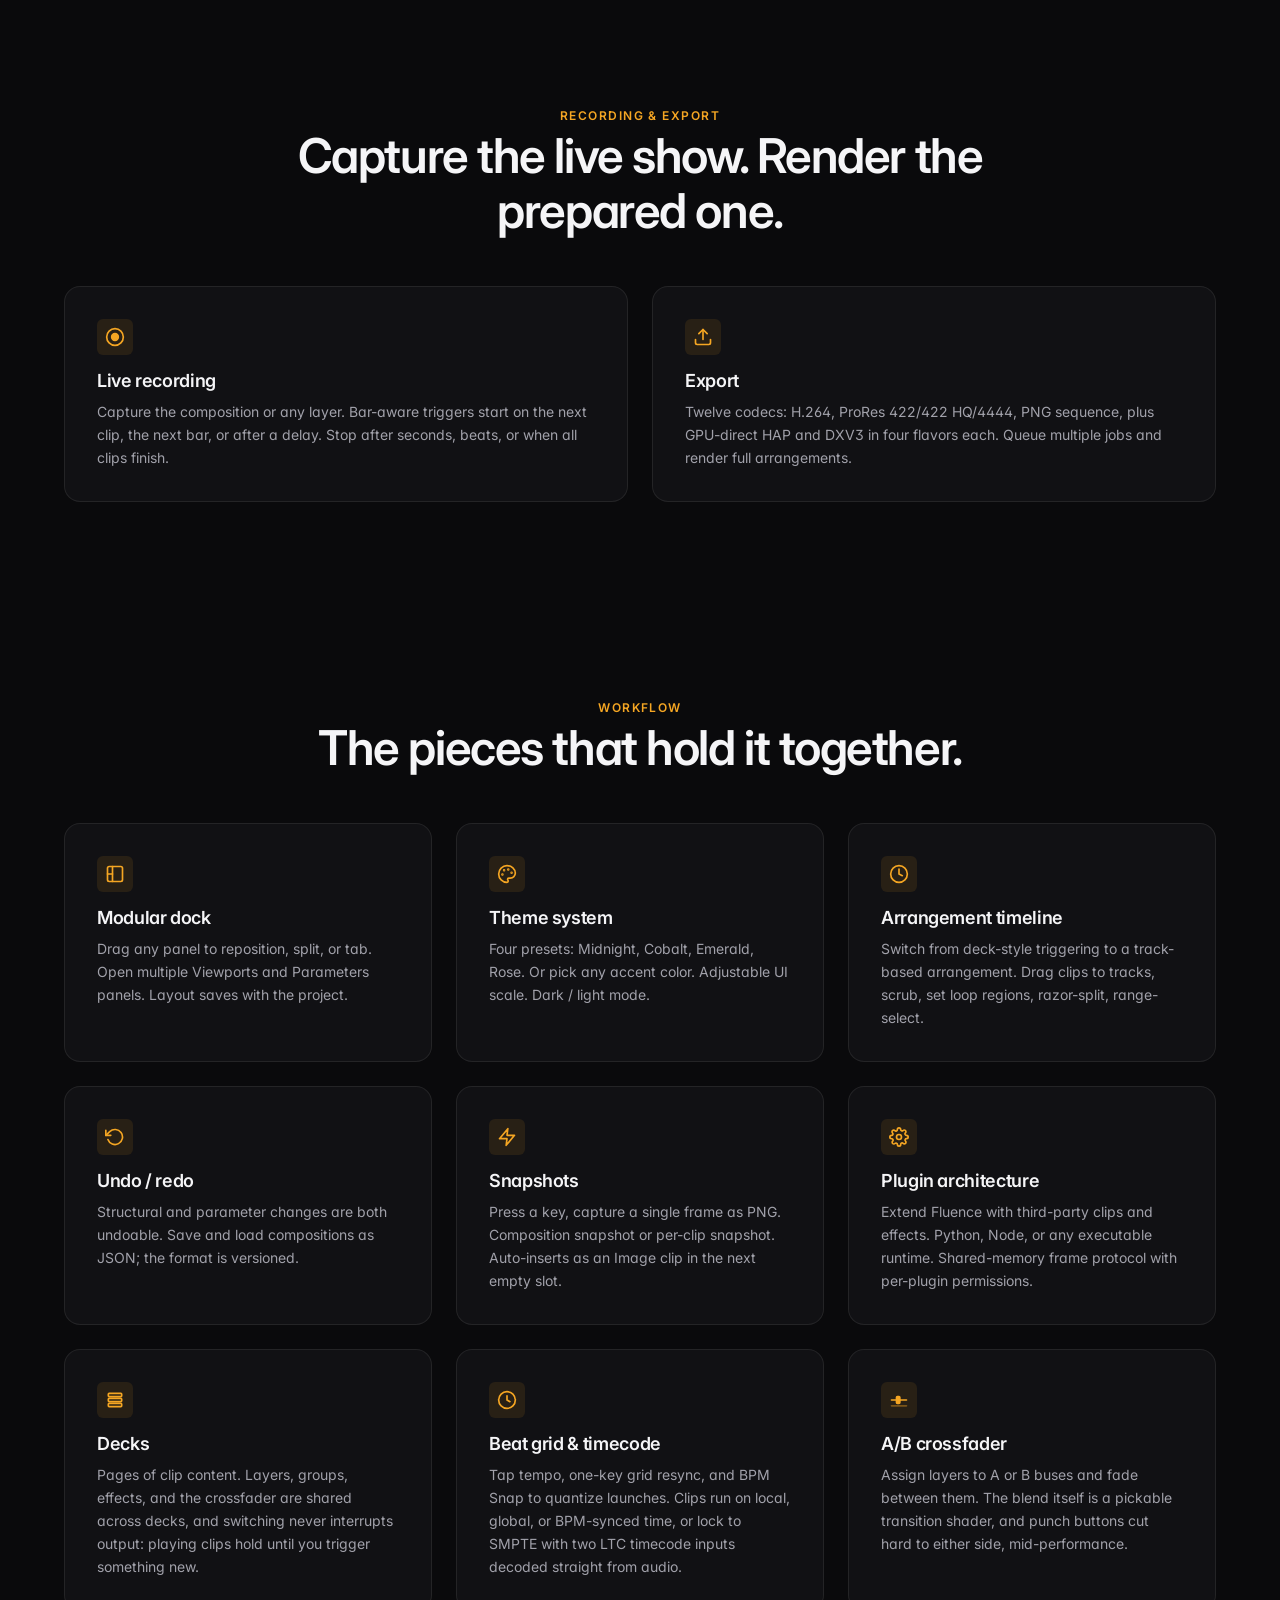
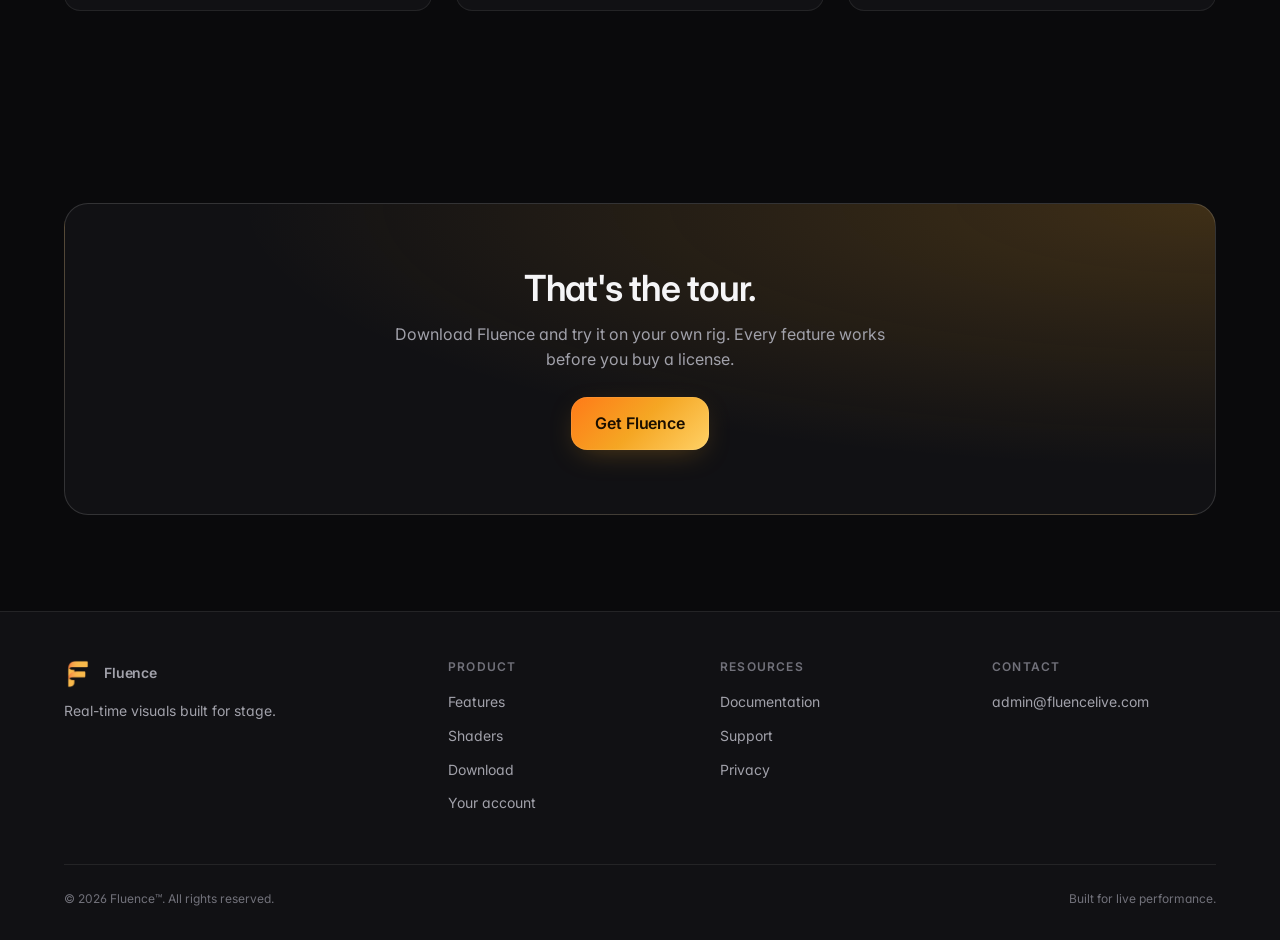
<file: features.html>
<!doctype html>
<html lang="en">
<head>
  <meta charset="utf-8" />
  <meta name="viewport" content="width=device-width, initial-scale=1" />
  <title>Features | Fluence</title>
  <meta name="description" content="The full Fluence feature tour: clip library, mapping, automation, projection mapping, output, recording, export, and workflow." />
  <link rel="icon" type="image/png" href="assets/icon.png" />
  <link rel="preconnect" href="https://fonts.googleapis.com" />
  <link rel="preconnect" href="https://fonts.gstatic.com" crossorigin />
  <link href="https://fonts.googleapis.com/css2?family=Inter:wght@400;500;600;700&display=swap" rel="stylesheet" />
  <link rel="stylesheet" href="styles.css?v=30" />
</head>
<body>

<header class="site-header">
  <div class="container nav">
    <a href="/" class="brand" aria-label="Fluence home">
      <img src="assets/logo.png" alt="" />
      <span>Fluence</span>
    </a>
    <button class="nav__hamburger" aria-expanded="false" aria-controls="primary-nav" aria-label="Menu" type="button">
      <svg viewBox="0 0 24 24" fill="none" stroke="currentColor" stroke-width="2.5" stroke-linecap="round" aria-hidden="true">
        <line x1="3" y1="6" x2="21" y2="6"/>
        <line x1="3" y1="12" x2="21" y2="12"/>
        <line x1="3" y1="18" x2="21" y2="18"/>
      </svg>
    </button>
    <ul class="nav__links" id="primary-nav">
      <li><a class="nav__link" href="/features" aria-current="page">Features</a></li>
      <li><a class="nav__link" href="/shaders">Shaders</a></li>
      <li><a class="nav__link" href="/docs">Docs</a></li>
      <li><a class="nav__link" href="https://account.fluencelive.com">Account</a></li>
    </ul>
    <a class="btn btn--primary nav__cta" href="/download">
      Download
      <svg width="14" height="14" viewBox="0 0 24 24" fill="none" stroke="currentColor" stroke-width="2.5" stroke-linecap="round" stroke-linejoin="round" aria-hidden="true"><path d="M5 12h14M13 5l7 7-7 7"/></svg>
    </a>
  </div>
</header>

<main>

  <section class="page-header">
    <div class="container">
      <span class="eyebrow">Features</span>
      <h1>Everything you'd build a rig out of.</h1>
      <p>A complete tour of the Fluence feature set: composition, clip library, hardware control, animation, output, recording, and the workflow pieces that hold it all together.</p>
    </div>
  </section>

  <!-- Clip library (TABBED) ------------------------------------- -->
  <section class="section">
    <div class="container">
      <div class="section-header reveal">
        <span class="eyebrow">Clip library</span>
        <h2>Sixteen clip types.</h2>
        <p class="section-header__lede">From shaders and video to live capture and built-in generators. Mix any of them on any layer.</p>
      </div>

      <div data-tabs style="text-align:center;">
        <div class="tabs" role="tablist" aria-label="Clip type categories">
          <button class="tab" role="tab" data-tab="visuals" aria-selected="true">Visuals</button>
          <button class="tab" role="tab" data-tab="media" aria-selected="false">Media</button>
          <button class="tab" role="tab" data-tab="capture" aria-selected="false">Live inputs</button>
          <button class="tab" role="tab" data-tab="utility" aria-selected="false">Utility</button>
        </div>

        <div class="tab-panel" data-tab-panel="visuals" data-active="true">
          <div class="clip-grid" style="text-align:left;">
            <div class="clip-card">
              <div class="clip-card__icon"><svg viewBox="0 0 24 24" fill="none" stroke="currentColor" stroke-width="2" stroke-linecap="round" stroke-linejoin="round"><path d="M4 4 L20 4 L20 20 L4 20 Z"/><path d="M4 12 Q8 6 12 12 T20 12"/></svg></div>
              <h4>Shader</h4>
              <p>ISF, GLSL <code>.fs</code>, and Shadertoy <code>.json</code> with multi-pass support. Mesh shaders, full PBR, OBJ and GLTF model import. Drop a shader file in your folder, refresh the browser, done.</p>
            </div>
            <div class="clip-card">
              <div class="clip-card__icon"><svg viewBox="0 0 24 24" fill="none" stroke="currentColor" stroke-width="2" stroke-linecap="round" stroke-linejoin="round"><polyline points="4 7 4 4 20 4 20 7"/><line x1="9" y1="20" x2="15" y2="20"/><line x1="12" y1="4" x2="12" y2="20"/></svg></div>
              <h4>Text</h4>
              <p>Animated text rendered with signed distance fields, crisp at any resolution. Per-character animation of position, scale, rotation, color, opacity, glow, with stagger by characters, words, or lines.</p>
            </div>
            <div class="clip-card">
              <div class="clip-card__icon"><svg viewBox="0 0 24 24" fill="none" stroke="currentColor" stroke-width="2" stroke-linecap="round" stroke-linejoin="round"><path d="M12 12 m-9 0 a9 9 0 1 0 18 0 a9 9 0 1 0 -18 0"/><path d="M12 12 m-5 0 a5 5 0 1 0 10 0 a5 5 0 1 0 -10 0"/><path d="M12 12 m-2 0 a2 2 0 1 0 4 0 a2 2 0 1 0 -4 0"/></svg></div>
              <h4>Fractal</h4>
              <p>Deep-zoom Mandelbrot using arbitrary-precision math, far past standard floating-point limits. Ten formulas, six palettes, click-to-recenter, auto-zoom, auto-rotate.</p>
            </div>
            <div class="clip-card">
              <div class="clip-card__icon"><svg viewBox="0 0 24 24" fill="none" stroke="currentColor" stroke-width="2" stroke-linecap="round" stroke-linejoin="round"><polygon points="12 2 22 8.5 22 15.5 12 22 2 15.5 2 8.5"/><line x1="12" y1="22" x2="12" y2="12"/><polyline points="22 8.5 12 12 2 8.5"/></svg></div>
              <h4>Shape Shifter 3D</h4>
              <p>Real-time SDF modeling. Build scenes from primitives, boolean ops, modifiers, and deformations. The engine generates only the GLSL your scene actually uses, on the fly.</p>
            </div>
          </div>
        </div>

        <div class="tab-panel" data-tab-panel="media">
          <div class="clip-grid" style="text-align:left;">
            <div class="clip-card">
              <div class="clip-card__icon"><svg viewBox="0 0 24 24" fill="none" stroke="currentColor" stroke-width="2" stroke-linecap="round" stroke-linejoin="round"><polygon points="6 4 20 12 6 20 6 4"/></svg></div>
              <h4>Video</h4>
              <p>mp4, mov, mkv, webm, avi, wmv, flv, m4v. Speed control, reverse, in/out trim. Loop, ping-pong, once-hold, or once-eject playback.</p>
            </div>
            <div class="clip-card">
              <div class="clip-card__icon"><svg viewBox="0 0 24 24" fill="none" stroke="currentColor" stroke-width="2" stroke-linecap="round" stroke-linejoin="round"><path d="M3 12 L7 12 L11 5 L11 19 L7 12"/><path d="M14 9 a4 4 0 0 1 0 6"/><path d="M17 6 a8 8 0 0 1 0 12"/></svg></div>
              <h4>Audio</h4>
              <p>mp3, wav, flac, ogg, m4a, aac. Trigger from the deck or place on the arrangement timeline as a waveform. Routes to the master output.</p>
            </div>
            <div class="clip-card">
              <div class="clip-card__icon"><svg viewBox="0 0 24 24" fill="none" stroke="currentColor" stroke-width="2" stroke-linecap="round" stroke-linejoin="round"><rect x="3" y="3" width="18" height="18" rx="2"/><circle cx="9" cy="9" r="2"/><polyline points="21 15 16 10 5 21"/></svg></div>
              <h4>Image</h4>
              <p>png, jpg, jpeg, gif, bmp. Treat stills like any other clip. Transform them, blend them, drive their parameters with audio or hardware.</p>
            </div>
            <div class="clip-card">
              <div class="clip-card__icon"><svg viewBox="0 0 24 24" fill="none" stroke="currentColor" stroke-width="2" stroke-linecap="round" stroke-linejoin="round"><circle cx="12" cy="12" r="10"/><line x1="2" y1="12" x2="22" y2="12"/><path d="M12 2 a15 15 0 0 1 0 20 a15 15 0 0 1 0 -20"/></svg></div>
              <h4>Web</h4>
              <p>Live HTML rendered via an embedded browser. Any URL or local <code>file://</code> path. Use it for web visualizations, live data, or anything HTML can do.</p>
            </div>
          </div>
        </div>

        <div class="tab-panel" data-tab-panel="capture">
          <div class="clip-grid" style="text-align:left;">
            <div class="clip-card">
              <div class="clip-card__icon"><svg viewBox="0 0 24 24" fill="none" stroke="currentColor" stroke-width="2" stroke-linecap="round" stroke-linejoin="round"><polyline points="4 8 8 4 12 8"/><line x1="8" y1="4" x2="8" y2="14"/><polyline points="20 16 16 20 12 16"/><line x1="16" y1="20" x2="16" y2="10"/></svg></div>
              <h4>Spout / Syphon</h4>
              <p>Receive video from other apps as live GPU textures: Spout on Windows, Syphon on macOS. Game engines, VJ tools, generative software, no encoding overhead.</p>
            </div>
            <div class="clip-card">
              <div class="clip-card__icon"><svg viewBox="0 0 24 24" fill="none" stroke="currentColor" stroke-width="2" stroke-linecap="round" stroke-linejoin="round"><rect x="2" y="6" width="20" height="12" rx="2"/><circle cx="7" cy="12" r="2"/><line x1="13" y1="10" x2="19" y2="10"/><line x1="13" y1="14" x2="19" y2="14"/></svg></div>
              <h4>DeckLink</h4>
              <p>Pro video input via Blackmagic DeckLink capture cards on Windows. Detected devices show up in the Sources browser automatically.</p>
            </div>
            <div class="clip-card">
              <div class="clip-card__icon"><svg viewBox="0 0 24 24" fill="none" stroke="currentColor" stroke-width="2" stroke-linecap="round" stroke-linejoin="round"><path d="M23 19a2 2 0 0 1-2 2H3a2 2 0 0 1-2-2V8a2 2 0 0 1 2-2h4l2-3h6l2 3h4a2 2 0 0 1 2 2z"/><circle cx="12" cy="13" r="4"/></svg></div>
              <h4>Capture</h4>
              <p>Webcams, USB capture cards, virtual cameras. Anything your computer sees as a video input works as a live source.</p>
            </div>
            <div class="clip-card">
              <div class="clip-card__icon"><svg viewBox="0 0 24 24" fill="none" stroke="currentColor" stroke-width="2" stroke-linecap="round" stroke-linejoin="round"><rect x="2" y="3" width="20" height="14" rx="2"/><line x1="8" y1="21" x2="16" y2="21"/><line x1="12" y1="17" x2="12" y2="21"/></svg></div>
              <h4>Screen</h4>
              <p>Capture a desktop, monitor, or single window through each platform's native capture path. Use any application's output as a clip.</p>
            </div>
            <div class="clip-card">
              <div class="clip-card__icon"><svg viewBox="0 0 24 24" fill="none" stroke="currentColor" stroke-width="2" stroke-linecap="round" stroke-linejoin="round"><circle cx="12" cy="12" r="2"/><path d="M16.24 7.76a6 6 0 0 1 0 8.49"/><path d="M7.76 16.24a6 6 0 0 1 0-8.49"/><path d="M19.07 4.93a10 10 0 0 1 0 14.14"/><path d="M4.93 19.07a10 10 0 0 1 0-14.14"/></svg></div>
              <h4>NDI</h4>
              <p>Receive NDI video over the network from cameras, other machines, and NDI-enabled software. Sources on your network list themselves in the browser.</p>
            </div>
          </div>
        </div>

        <div class="tab-panel" data-tab-panel="utility">
          <div class="clip-grid" style="text-align:left;">
            <div class="clip-card">
              <div class="clip-card__icon"><svg viewBox="0 0 24 24" fill="none" stroke="currentColor" stroke-width="2" stroke-linecap="round" stroke-linejoin="round"><rect x="3" y="3" width="18" height="18" rx="1"/><line x1="3" y1="9" x2="21" y2="9"/><line x1="3" y1="15" x2="21" y2="15"/><line x1="9" y1="3" x2="9" y2="21"/><line x1="15" y1="3" x2="15" y2="21"/></svg></div>
              <h4>Test Card</h4>
              <p>Built-in calibration patterns: SMPTE bars, gradients, geometry overlays, frequency tests, FPS counter, frame index. For dialing in displays and projector setups.</p>
            </div>
            <div class="clip-card">
              <div class="clip-card__icon"><svg viewBox="0 0 24 24" fill="none" stroke="currentColor" stroke-width="2" stroke-linecap="round" stroke-linejoin="round"><polyline points="3 10 8 15 13 10"/><path d="M8 15 V6 a3 3 0 0 1 3 -3 h7 a3 3 0 0 1 3 3 v12 a3 3 0 0 1 -3 3 h-7"/></svg></div>
              <h4>Router</h4>
              <p>Routes another layer's composited output back as input. Feedback effects, layer mixing, recursive composition.</p>
            </div>
            <div class="clip-card">
              <div class="clip-card__icon"><svg viewBox="0 0 24 24" fill="none" stroke="currentColor" stroke-width="2" stroke-linecap="round" stroke-linejoin="round"><path d="M19.439 7.85c-.049.322.059.648.289.878l1.568 1.568c.47.47.706 1.087.706 1.704s-.235 1.233-.706 1.704l-1.611 1.611a.98.98 0 0 1-.837.276c-.47-.07-.802-.48-.968-.925a2.501 2.501 0 1 0-3.214 3.214c.446.166.855.497.925.968a.98.98 0 0 1-.276.837l-1.61 1.61a2.404 2.404 0 0 1-1.705.707 2.402 2.402 0 0 1-1.704-.706l-1.568-1.568a1.026 1.026 0 0 0-.877-.29c-.493.074-.84.504-1.02.968a2.5 2.5 0 1 1-3.237-3.237c.464-.18.894-.527.967-1.02a1.026 1.026 0 0 0-.289-.877l-1.568-1.568A2.402 2.402 0 0 1 1.998 12c0-.617.236-1.234.706-1.704L4.23 8.77c.24-.24.581-.353.917-.303.515.077.877.528 1.073 1.01a2.5 2.5 0 1 0 3.259-3.259c-.482-.196-.933-.558-1.01-1.073-.05-.336.062-.676.303-.917l1.525-1.525A2.402 2.402 0 0 1 12 1.998c.617 0 1.234.236 1.704.706l1.568 1.568c.23.23.556.338.877.29.493-.074.84-.504 1.02-.968a2.5 2.5 0 1 1 3.237 3.237c-.464.18-.894.527-.967 1.02Z"/></svg></div>
              <h4>Plugin</h4>
              <p>Third-party clips written in Python, Node, or any executable. Communicates with Fluence over a shared-memory protocol.</p>
            </div>
          </div>
        </div>
      </div>

      <div class="prose reveal" style="text-align:center; margin-top: var(--space-6);">
        <p>Shaders are Fluence's deepest system. Formats, live parameters, multi-pass, mesh stages, and the
        compute layer have <a href="/shaders" style="color: var(--accent);">a page of their own</a>.</p>
      </div>

    </div>
  </section>

  <!-- 3D rendering --------------------------------------------- -->
  <section class="section">
    <div class="container">
      <div class="showcase reveal">
        <div class="showcase__copy">
          <span class="eyebrow">3D rendering</span>
          <h3>Bring your own 3D.</h3>
          <p>
            Load OBJ or GLTF models, lit with full PBR. Or write your own mesh shader with vertex and geometry
            stages for procedural 3D, lit the same way. Either path, the model is just another clip on the deck.
          </p>
        </div>
        <figure class="showcase__visual showcase__visual--image">
          <img src="assets/showcase-3d.jpg?v=2" width="1600" height="900" alt="A 3D model rendered live in Fluence with PBR shading." loading="lazy" />
        </figure>
      </div>
    </div>
  </section>

  <!-- Mapping & animation --------------------------------------- -->
  <section class="section">
    <div class="container">
      <div class="section-header reveal">
        <span class="eyebrow">Mapping &amp; animation</span>
        <h2>Drive every parameter, three ways.</h2>
        <p class="section-header__lede">Bindings for performance, timeline automation for shape, FFT for response.</p>
      </div>

      <div class="showcase reveal">
        <div class="showcase__copy">
          <span class="eyebrow">Bindings</span>
          <h3>Keyboard, MIDI, OSC. One mapping system.</h3>
          <p>
            Click <em>Edit Keyboard</em>, <em>Edit MIDI</em>, or <em>Edit OSC</em>. Every mappable widget paints an
            overlay. Click the control, press a key or move a knob, done. OSC works the other direction:
            addresses derive from the control hierarchy, ready for TouchOSC.
          </p>
          <p>
            Each binding has min and max, so you can scale 0 to 1 input into any range. One source can fan out to
            many targets, so a single key can fire a whole scene. Bindings save with the project.
          </p>
        </div>
        <figure class="showcase__visual showcase__visual--image">
          <img src="assets/showcase-bindings.jpg?v=2" width="1917" height="1118" alt="The Fluence Bindings panel showing keyboard and MIDI bindings mapped to clip slots, with the bind-capture overlay highlighting controls in the layer deck." loading="lazy" />
        </figure>
      </div>

      <div class="showcase showcase--reverse reveal">
        <div class="showcase__copy">
          <span class="eyebrow">Timeline automation</span>
          <h3>Animate any value over time.</h3>
          <p>
            Loop, bounce, random, or play-once-and-hold. Sync to seconds or to your composition's BPM.
            Phase-offset multiple parameters to stagger them. Draw custom envelope curves with per-point easing:
            linear, quad, sine, circular, or noise for organic randomness.
          </p>
        </div>
        <figure class="showcase__visual showcase__visual--image showcase__visual--contain">
          <img src="assets/showcase-timeline.jpg" width="1000" height="588" alt="The Fluence timeline automation editor showing an envelope curve drawn across a parameter, with looping mode, BPM sync, and phase offset controls visible." loading="lazy" />
        </figure>
      </div>

      <div class="showcase reveal">
        <div class="showcase__copy">
          <span class="eyebrow">Audio reactivity</span>
          <h3>Drive parameters from any frequency band.</h3>
          <p>
            Pick a source: the room (composition output) or an external input. Set a frequency range. Tune gain,
            smoothing, multiplier, and output range. Reshape the response with an envelope curve. Every parameter
            that supports timeline automation also supports FFT.
          </p>
        </div>
        <figure class="showcase__visual showcase__visual--image showcase__visual--contain">
          <img src="assets/showcase-fft.jpg" width="1016" height="612" alt="The Fluence FFT panel showing a frequency spectrum with a band selector, gain, smoothing, and an envelope curve mapped to a parameter." loading="lazy" />
        </figure>
      </div>
    </div>
  </section>

  <!-- Control API & AI ------------------------------------------ -->
  <section class="section">
    <div class="container">
      <div class="section-header reveal">
        <span class="eyebrow">Control API</span>
        <h2>One API for scripts and AI.</h2>
        <p class="section-header__lede">Everything in Fluence can be driven by code, yours or an agent's.</p>
      </div>

      <div class="feature-grid">
        <div class="feature reveal">
          <div class="feature__icon">
            <svg viewBox="0 0 24 24" fill="none" stroke="currentColor" stroke-width="2" stroke-linecap="round" stroke-linejoin="round"><polyline points="4 17 10 11 4 5"/><line x1="12" y1="19" x2="20" y2="19"/></svg>
          </div>
          <h3>Local Control API</h3>
          <p>Newline-delimited JSON over localhost TCP, scriptable from Python, Node, or anything that can open a socket. Trigger clips, edit parameters, place automation, build arrangements, read full composition state.</p>
        </div>

        <div class="feature reveal">
          <div class="feature__icon">
            <svg viewBox="0 0 24 24" fill="none" stroke="currentColor" stroke-width="2" stroke-linecap="round" stroke-linejoin="round"><rect x="3" y="11" width="18" height="10" rx="2"/><circle cx="12" cy="5" r="2"/><path d="M12 7v4"/><line x1="8" y1="16" x2="8" y2="16"/><line x1="16" y1="16" x2="16" y2="16"/></svg>
          </div>
          <h3>AI agents, via MCP</h3>
          <p>Fluence ships with an MCP bridge. Register it with one copied command and MCP hosts like Claude can drive the app through 55 tools, including screenshots of the live composition so an agent can see what it made.</p>
        </div>

        <div class="feature reveal">
          <div class="feature__icon">
            <svg viewBox="0 0 24 24" fill="none" stroke="currentColor" stroke-width="2" stroke-linecap="round" stroke-linejoin="round"><path d="M12 22s8-4 8-10V5l-8-3-8 3v7c0 6 8 10 8 10z"/></svg>
          </div>
          <h3>Built for live</h3>
          <p>Off by default and localhost-only. Requests are answered on the frame boundary with a fixed per-frame budget, so external control never disturbs the show. Every structural change lands on the same undo stack as your edits.</p>
        </div>
      </div>
    </div>
  </section>

  <!-- Effects & composition ------------------------------------ -->
  <section class="section">
    <div class="container">
      <div class="section-header reveal">
        <span class="eyebrow">Effects &amp; composition</span>
        <h2>Stack, group, blend, transition.</h2>
        <p class="section-header__lede">Build the look at four scopes: clip, layer, group, composition.</p>
      </div>

      <div class="showcase reveal">
        <div class="showcase__copy">
          <h3>Effect chains, anywhere.</h3>
          <p>
            Drop effects on a single clip, on a whole layer, on a group, or across the entire composition.
            They run in order: clip, then layer, then group, then comp. Reorder with a drag, opacity-blend, enable/disable
            without removing, save preset chains.
          </p>
          <p>
            Some effects are filters (input image required). Others are generators. Drop one on an empty slot
            and it becomes a clip that consumes the layers below as input.
          </p>
        </div>
        <figure class="showcase__visual showcase__visual--image showcase__visual--contain">
          <img src="assets/showcase-effects.jpg" width="1012" height="567" alt="The Fluence effects panel showing a chain of effects stacked on a clip, each with its own parameters, with reorder handles and per-effect enable toggles." loading="lazy" />
        </figure>
      </div>

      <div class="showcase reveal" style="margin-top: var(--space-7);">
        <div class="showcase__copy">
          <span class="eyebrow">Blend modes</span>
          <h3>Twenty-seven ways to mix.</h3>
          <p>
            From standard composite to creative keying. Pick how light, color, and detail combine on every layer or
            group, and switch modes mid-show.
          </p>
        </div>
        <figure class="showcase__visual">
          <div class="bm-stage" data-bm-cycle aria-label="Blend mode preview, cycling through several modes">
            <div class="bm-stage__bg" aria-hidden="true"></div>
            <div class="bm-stage__fg bm-stage__fg--a" aria-hidden="true"></div>
            <div class="bm-stage__fg bm-stage__fg--b" aria-hidden="true"></div>
            <div class="bm-stage__label">
              <span class="bm-stage__eyebrow">Blend mode</span>
              <span class="bm-stage__name">Screen</span>
            </div>
          </div>
        </figure>
      </div>

      <div class="showcase showcase--reverse reveal" style="margin-top: var(--space-7);">
        <div class="showcase__copy">
          <span class="eyebrow">Transitions</span>
          <h3>Forty-eight transitions. Or write your own.</h3>
          <p>
            Every transition is a shader with tunable parameters, from clean cuts, fades, wipes, and pushes
            to glitches, warps, and zooms. Set them per layer with adjustable duration; on the arrangement
            timeline, overlapping two clips creates a transition from the overlap.
          </p>
          <p>
            Drop your own transition shader into <code>Documents/Fluence/Transitions</code> and the standard
            ISF transition contract works unchanged. The A/B crossfader blend is one of
            these too, so even your master fade can be a custom shader.
          </p>
        </div>
        <figure class="showcase__visual">
          <div class="tx-stage" data-tx-cycle aria-label="Transition preview, cycling through cut, fade, wipe, and push">
            <div class="tx-stage__clip tx-stage__clip--a" aria-hidden="true"></div>
            <div class="tx-stage__clip tx-stage__clip--b" aria-hidden="true"></div>
            <div class="tx-stage__label">
              <span class="tx-stage__eyebrow">Transition</span>
              <span class="tx-stage__name">Cut</span>
            </div>
          </div>
        </figure>
      </div>

      <div class="showcase reveal">
        <div class="showcase__copy">
          <span class="eyebrow">Layer groups</span>
          <h3>Composite together, blend as one.</h3>
          <p>
            Group multiple layers and they composite together before blending with the rest. Groups have their own
            opacity, blend mode, and effect chain. Useful for treating a sub-mix as a unit.
          </p>
        </div>
        <figure class="showcase__visual showcase__visual--image showcase__visual--contain">
          <img src="assets/showcase-groups.jpg?v=2" width="1486" height="891" alt="The Fluence layer deck showing layers grouped together, with the group exposing its own opacity, blend mode, and effect chain controls." loading="lazy" />
        </figure>
      </div>
    </div>
  </section>

  <!-- Output & projection mapping ------------------------------ -->
  <section class="section">
    <div class="container">
      <div class="section-header reveal">
        <span class="eyebrow">Output &amp; projection mapping</span>
        <h2>From one screen to a whole rig.</h2>
        <p class="section-header__lede">Multi-display, projection mapping, edge blending, warping, Spout. All in one output engine.</p>
      </div>

      <div class="showcase reveal">
        <div class="showcase__copy">
          <h3>Multi-display, with projection mapping.</h3>
          <p>
            Quick output: borderless fullscreen on any monitor, or a windowed output at composition resolution.
            Advanced output: multiple <em>screens</em> (each a monitor, Spout sender, or virtual destination) with
            <em>slices</em> mapping regions of the composition to regions of the screen.
          </p>
          <p>
            Per-slice opacity, brightness, contrast, RGB, rotation, flip. Edge blending for overlapping
            projectors. Warping grids for non-flat surfaces.
          </p>
        </div>
        <figure class="showcase__visual showcase__visual--image showcase__visual--contain">
          <img src="assets/showcase-output.jpg" width="1600" height="981" alt="The Fluence Output panel showing screens, slices, and warping controls for multi-display and projection mapping." loading="lazy" />
        </figure>
      </div>

      <div class="showcase showcase--reverse reveal">
        <div class="showcase__copy">
          <h3>Texture sharing, both directions.</h3>
          <p>
            Send Fluence's output to other apps and pull their output back in as clips: Spout on Windows,
            Syphon on macOS, both without ever encoding video. NDI covers the network: receive sources from
            cameras and other machines, and publish Fluence's output as an NDI sender.
          </p>
        </div>
        <svg viewBox="0 0 480 300" xmlns="http://www.w3.org/2000/svg" class="spout-svg" role="img" aria-labelledby="spout-illo-title">
            <title id="spout-illo-title">Two apps exchanging live GPU textures, bidirectionally.</title>
            <defs>
              <linearGradient id="fl-warm" x1="0" y1="0" x2="1" y2="0">
                <stop offset="0%" stop-color="#ff7a18"/>
                <stop offset="100%" stop-color="#f5a623"/>
              </linearGradient>
              <linearGradient id="fl-warm-soft" x1="0" y1="0" x2="1" y2="0">
                <stop offset="0%" stop-color="#ff7a18" stop-opacity="0.15"/>
                <stop offset="100%" stop-color="#f5a623" stop-opacity="0.15"/>
              </linearGradient>
            </defs>

            <!-- Left app window -->
            <rect x="50" y="80" width="140" height="140" rx="12" fill="url(#fl-warm-soft)" stroke="url(#fl-warm)" stroke-width="2.5"/>
            <line x1="50" y1="108" x2="190" y2="108" stroke="url(#fl-warm)" stroke-width="1.5" opacity="0.5"/>
            <circle cx="64" cy="94" r="3" fill="url(#fl-warm)"/>
            <circle cx="76" cy="94" r="3" fill="url(#fl-warm)" opacity="0.5"/>
            <circle cx="88" cy="94" r="3" fill="url(#fl-warm)" opacity="0.3"/>
            <g class="spout-waves">
              <path d="M 65 135 Q 95 120 125 135 T 175 140" fill="none" stroke="url(#fl-warm)" stroke-width="2.5" opacity="0.85"/>
              <path d="M 65 160 Q 95 145 125 160 T 175 165" fill="none" stroke="url(#fl-warm)" stroke-width="2" opacity="0.55"/>
              <path d="M 65 185 Q 95 170 125 185 T 175 190" fill="none" stroke="url(#fl-warm)" stroke-width="2" opacity="0.3"/>
            </g>

            <!-- Right app window -->
            <rect x="290" y="80" width="140" height="140" rx="12" fill="url(#fl-warm-soft)" stroke="url(#fl-warm)" stroke-width="2.5"/>
            <line x1="290" y1="108" x2="430" y2="108" stroke="url(#fl-warm)" stroke-width="1.5" opacity="0.5"/>
            <circle cx="304" cy="94" r="3" fill="url(#fl-warm)"/>
            <circle cx="316" cy="94" r="3" fill="url(#fl-warm)" opacity="0.5"/>
            <circle cx="328" cy="94" r="3" fill="url(#fl-warm)" opacity="0.3"/>
            <g class="spout-rings">
              <circle cx="360" cy="160" r="36" fill="none" stroke="url(#fl-warm)" stroke-width="2" opacity="0.3"/>
              <circle cx="360" cy="160" r="24" fill="none" stroke="url(#fl-warm)" stroke-width="2" opacity="0.55"/>
              <circle cx="360" cy="160" r="12" fill="none" stroke="url(#fl-warm)" stroke-width="2" opacity="0.85"/>
              <circle cx="360" cy="160" r="4" fill="url(#fl-warm)"/>
            </g>

            <!-- Top arrow: left -> right -->
            <line x1="195" y1="135" x2="280" y2="135" stroke="url(#fl-warm)" stroke-width="3" stroke-linecap="round"/>
            <polyline points="270,127 285,135 270,143" fill="none" stroke="url(#fl-warm)" stroke-width="3" stroke-linecap="round" stroke-linejoin="round"/>

            <!-- Bottom arrow: right -> left -->
            <line x1="285" y1="165" x2="200" y2="165" stroke="url(#fl-warm)" stroke-width="3" stroke-linecap="round"/>
            <polyline points="210,157 195,165 210,173" fill="none" stroke="url(#fl-warm)" stroke-width="3" stroke-linecap="round" stroke-linejoin="round"/>

            <!-- Flowing frames along the top arrow (left -> right) -->
            <rect class="spout-frame spout-frame--right spout-frame--right-1" x="200" y="131" width="10" height="8" rx="2" fill="#ff7a18"/>
            <rect class="spout-frame spout-frame--right spout-frame--right-2" x="200" y="131" width="10" height="8" rx="2" fill="#ff7a18"/>
            <rect class="spout-frame spout-frame--right spout-frame--right-3" x="200" y="131" width="10" height="8" rx="2" fill="#ff7a18"/>

            <!-- Flowing frames along the bottom arrow (right -> left) -->
            <rect class="spout-frame spout-frame--left spout-frame--left-1" x="270" y="161" width="10" height="8" rx="2" fill="#f5a623"/>
            <rect class="spout-frame spout-frame--left spout-frame--left-2" x="270" y="161" width="10" height="8" rx="2" fill="#f5a623"/>
            <rect class="spout-frame spout-frame--left spout-frame--left-3" x="270" y="161" width="10" height="8" rx="2" fill="#f5a623"/>
        </svg>
      </div>
    </div>
  </section>

  <!-- Recording & export --------------------------------------- -->
  <section class="section">
    <div class="container">
      <div class="section-header reveal">
        <span class="eyebrow">Recording &amp; export</span>
        <h2>Capture the live show. Render the prepared one.</h2>
      </div>

      <div class="feature-grid">
        <div class="feature reveal">
          <div class="feature__icon">
            <svg viewBox="0 0 24 24" fill="none" stroke="currentColor" stroke-width="2" stroke-linecap="round" stroke-linejoin="round"><circle cx="12" cy="12" r="10"/><circle cx="12" cy="12" r="4" fill="currentColor"/></svg>
          </div>
          <h3>Live recording</h3>
          <p>Capture the composition or any layer. Bar-aware triggers start on the next clip, the next bar, or after a delay. Stop after seconds, beats, or when all clips finish.</p>
        </div>

        <div class="feature reveal">
          <div class="feature__icon">
            <svg viewBox="0 0 24 24" fill="none" stroke="currentColor" stroke-width="2" stroke-linecap="round" stroke-linejoin="round"><path d="M21 15v4a2 2 0 0 1-2 2H5a2 2 0 0 1-2-2v-4"/><polyline points="17 8 12 3 7 8"/><line x1="12" y1="3" x2="12" y2="15"/></svg>
          </div>
          <h3>Export</h3>
          <p>Twelve codecs: H.264, ProRes 422/422 HQ/4444, PNG sequence, plus GPU-direct HAP and DXV3 in four flavors each. Queue multiple jobs and render full arrangements.</p>
        </div>
      </div>
    </div>
  </section>

  <!-- Workflow ------------------------------------------------- -->
  <section class="section">
    <div class="container">
      <div class="section-header reveal">
        <span class="eyebrow">Workflow</span>
        <h2>The pieces that hold it together.</h2>
      </div>

      <div class="feature-grid">
        <div class="feature reveal">
          <div class="feature__icon">
            <svg viewBox="0 0 24 24" fill="none" stroke="currentColor" stroke-width="2" stroke-linecap="round" stroke-linejoin="round"><rect x="3" y="3" width="18" height="18" rx="2"/><line x1="9" y1="3" x2="9" y2="21"/><line x1="3" y1="12" x2="9" y2="12"/></svg>
          </div>
          <h3>Modular dock</h3>
          <p>Drag any panel to reposition, split, or tab. Open multiple Viewports and Parameters panels. Layout saves with the project.</p>
        </div>

        <div class="feature reveal">
          <div class="feature__icon">
            <svg viewBox="0 0 24 24" fill="none" stroke="currentColor" stroke-width="2" stroke-linecap="round" stroke-linejoin="round"><circle cx="13.5" cy="6.5" r=".5" fill="currentColor"/><circle cx="17.5" cy="10.5" r=".5" fill="currentColor"/><circle cx="8.5" cy="7.5" r=".5" fill="currentColor"/><circle cx="6.5" cy="12.5" r=".5" fill="currentColor"/><path d="M12 2C6.5 2 2 6.5 2 12s4.5 10 10 10c.93 0 1.5-.7 1.5-1.5 0-.4-.16-.77-.42-1.05-.26-.28-.42-.65-.42-1.05 0-.83.67-1.5 1.5-1.5H16c3.31 0 6-2.69 6-6 0-4.97-4.5-9-10-9z"/></svg>
          </div>
          <h3>Theme system</h3>
          <p>Four presets: Midnight, Cobalt, Emerald, Rose. Or pick any accent color. Adjustable UI scale. Dark / light mode.</p>
        </div>

        <div class="feature reveal">
          <div class="feature__icon">
            <svg viewBox="0 0 24 24" fill="none" stroke="currentColor" stroke-width="2" stroke-linecap="round" stroke-linejoin="round"><circle cx="12" cy="12" r="10"/><polyline points="12 6 12 12 16 14"/></svg>
          </div>
          <h3>Arrangement timeline</h3>
          <p>Switch from deck-style triggering to a track-based arrangement. Drag clips to tracks, scrub, set loop regions, razor-split, range-select.</p>
        </div>

        <div class="feature reveal">
          <div class="feature__icon">
            <svg viewBox="0 0 24 24" fill="none" stroke="currentColor" stroke-width="2" stroke-linecap="round" stroke-linejoin="round"><polyline points="1 4 1 10 7 10"/><path d="M3.51 15a9 9 0 1 0 2.13-9.36L1 10"/></svg>
          </div>
          <h3>Undo / redo</h3>
          <p>Structural and parameter changes are both undoable. Save and load compositions as JSON; the format is versioned.</p>
        </div>

        <div class="feature reveal">
          <div class="feature__icon">
            <svg viewBox="0 0 24 24" fill="none" stroke="currentColor" stroke-width="2" stroke-linecap="round" stroke-linejoin="round"><polygon points="13 2 3 14 12 14 11 22 21 10 12 10 13 2"/></svg>
          </div>
          <h3>Snapshots</h3>
          <p>Press a key, capture a single frame as PNG. Composition snapshot or per-clip snapshot. Auto-inserts as an Image clip in the next empty slot.</p>
        </div>

        <div class="feature reveal">
          <div class="feature__icon">
            <svg viewBox="0 0 24 24" fill="none" stroke="currentColor" stroke-width="2" stroke-linecap="round" stroke-linejoin="round"><circle cx="12" cy="12" r="3"/><path d="M19.4 15a1.65 1.65 0 0 0 .33 1.82l.06.06a2 2 0 1 1-2.83 2.83l-.06-.06a1.65 1.65 0 0 0-1.82-.33 1.65 1.65 0 0 0-1 1.51V21a2 2 0 1 1-4 0v-.09a1.65 1.65 0 0 0-1-1.51 1.65 1.65 0 0 0-1.82.33l-.06.06a2 2 0 1 1-2.83-2.83l.06-.06a1.65 1.65 0 0 0 .33-1.82 1.65 1.65 0 0 0-1.51-1H3a2 2 0 1 1 0-4h.09a1.65 1.65 0 0 0 1.51-1 1.65 1.65 0 0 0-.33-1.82l-.06-.06a2 2 0 1 1 2.83-2.83l.06.06a1.65 1.65 0 0 0 1.82.33H9a1.65 1.65 0 0 0 1-1.51V3a2 2 0 1 1 4 0v.09a1.65 1.65 0 0 0 1 1.51 1.65 1.65 0 0 0 1.82-.33l.06-.06a2 2 0 1 1 2.83 2.83l-.06.06a1.65 1.65 0 0 0-.33 1.82V9a1.65 1.65 0 0 0 1.51 1H21a2 2 0 1 1 0 4h-.09a1.65 1.65 0 0 0-1.51 1z"/></svg>
          </div>
          <h3>Plugin architecture</h3>
          <p>Extend Fluence with third-party clips and effects. Python, Node, or any executable runtime. Shared-memory frame protocol with per-plugin permissions.</p>
        </div>

        <div class="feature reveal">
          <div class="feature__icon">
            <svg viewBox="0 0 24 24" fill="none" stroke="currentColor" stroke-width="2" stroke-linecap="round" stroke-linejoin="round"><rect x="4" y="4" width="16" height="4" rx="1"/><rect x="4" y="10" width="16" height="4" rx="1"/><rect x="4" y="16" width="16" height="4" rx="1"/></svg>
          </div>
          <h3>Decks</h3>
          <p>Pages of clip content. Layers, groups, effects, and the crossfader are shared across decks, and switching never interrupts output: playing clips hold until you trigger something new.</p>
        </div>

        <div class="feature reveal">
          <div class="feature__icon">
            <svg viewBox="0 0 24 24" fill="none" stroke="currentColor" stroke-width="2" stroke-linecap="round" stroke-linejoin="round"><circle cx="12" cy="12" r="10"/><polyline points="12 7 12 12 15.5 14"/></svg>
          </div>
          <h3>Beat grid &amp; timecode</h3>
          <p>Tap tempo, one-key grid resync, and BPM Snap to quantize launches. Clips run on local, global, or BPM-synced time, or lock to SMPTE with two LTC timecode inputs decoded straight from audio.</p>
        </div>

        <div class="feature reveal">
          <div class="feature__icon">
            <svg viewBox="0 0 24 24" fill="none" stroke="currentColor" stroke-width="2" stroke-linecap="round" stroke-linejoin="round"><line x1="3" y1="12" x2="21" y2="12"/><rect x="9" y="8" width="4" height="8" rx="1" fill="currentColor"/><line x1="3" y1="19" x2="21" y2="19" opacity="0.4"/></svg>
          </div>
          <h3>A/B crossfader</h3>
          <p>Assign layers to A or B buses and fade between them. The blend itself is a pickable transition shader, and punch buttons cut hard to either side, mid-performance.</p>
        </div>
      </div>
    </div>
  </section>

  <section class="container">
    <div class="cta-band reveal">
      <h2>That's the tour.</h2>
      <p>Download Fluence and try it on your own rig. Every feature works before you buy a license.</p>
      <div class="cta-band__actions">
        <a class="btn btn--primary btn--lg" href="/download">Get Fluence</a>
      </div>
    </div>
  </section>

</main>

<footer class="site-footer">
  <div class="container">
    <div class="footer-grid">
      <div class="footer__brand">
        <a href="/" class="brand" aria-label="Fluence home">
          <img src="assets/logo.png" alt="" />
          <span>Fluence</span>
        </a>
        <p>Real-time visuals built for stage.</p>
      </div>
      <div>
        <h4>Product</h4>
        <ul>
          <li><a href="/features">Features</a></li>
          <li><a href="/shaders">Shaders</a></li>
          <li><a href="/download">Download</a></li>
          <li><a href="https://account.fluencelive.com">Your account</a></li>
        </ul>
      </div>
      <div>
        <h4>Resources</h4>
        <ul>
          <li><a href="/docs">Documentation</a></li>
          <li><a href="/support">Support</a></li>
          <li><a href="/privacy">Privacy</a></li>
        </ul>
      </div>
      <div>
        <h4>Contact</h4>
        <ul>
          <li><a href="mailto:admin@fluencelive.com">admin@fluencelive.com</a></li>
        </ul>
      </div>
    </div>
    <div class="footer__bottom">
      <span>© <span id="year">2026</span> Fluence™. All rights reserved.</span>
      <span>Built for live performance.</span>
    </div>
  </div>
</footer>

<script src="scripts.js?v=28" defer></script>
</body>
</html>
</file>
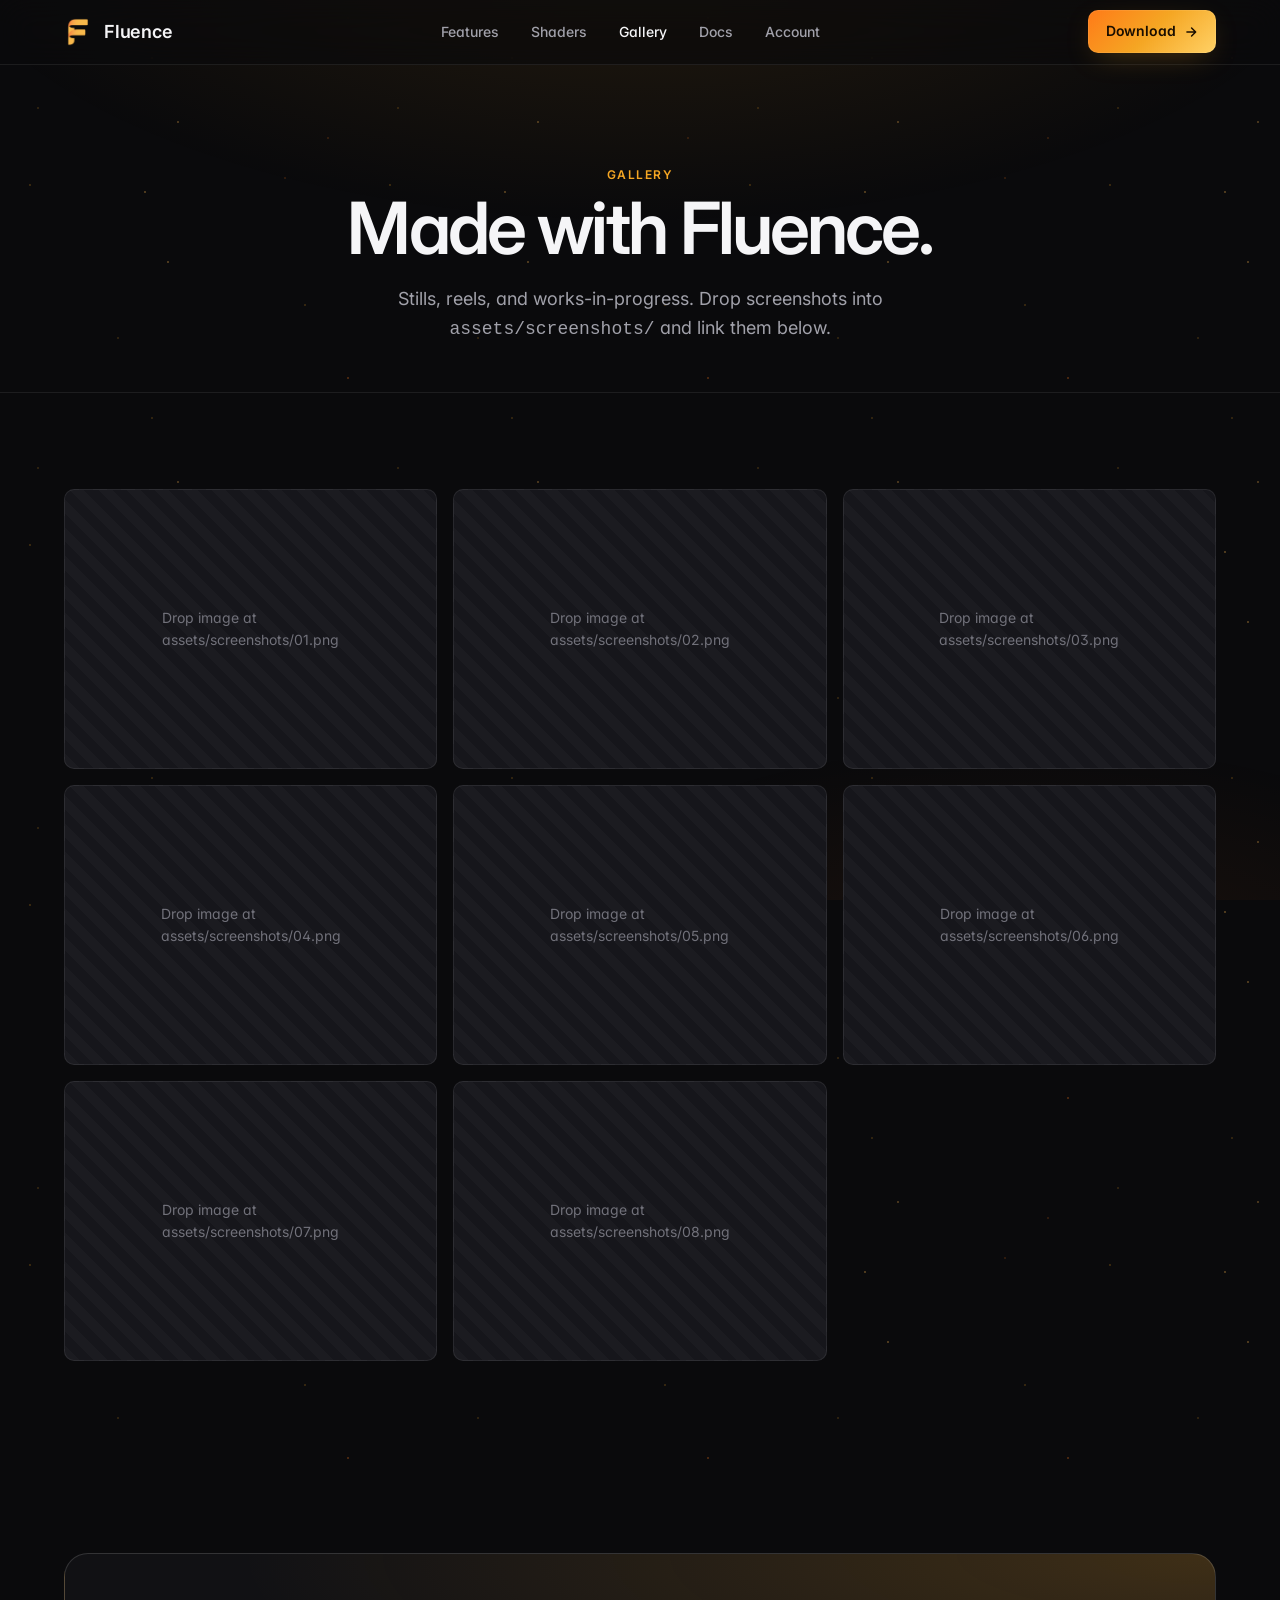
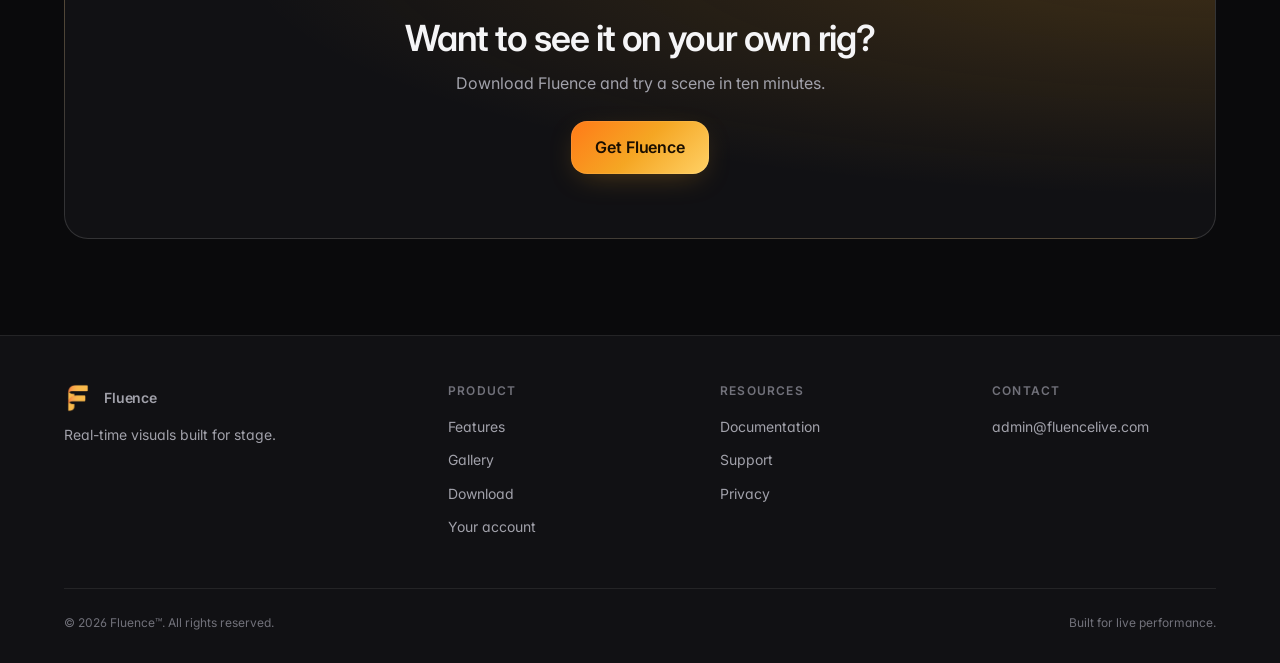
<file: gallery.html>
<!doctype html>
<html lang="en">
<head>
  <meta charset="utf-8" />
  <meta name="viewport" content="width=device-width, initial-scale=1" />
  <title>Gallery | Fluence</title>
  <meta name="description" content="Stills and reels of work made with Fluence." />
  <link rel="icon" type="image/png" href="assets/icon.png" />
  <link rel="preconnect" href="https://fonts.googleapis.com" />
  <link rel="preconnect" href="https://fonts.gstatic.com" crossorigin />
  <link href="https://fonts.googleapis.com/css2?family=Inter:wght@400;500;600;700&display=swap" rel="stylesheet" />
  <link rel="stylesheet" href="styles.css?v=30" />
</head>
<body>

<header class="site-header">
  <div class="container nav">
    <a href="/" class="brand" aria-label="Fluence home">
      <img src="assets/logo.png" alt="" />
      <span>Fluence</span>
    </a>
    <button class="nav__hamburger" aria-expanded="false" aria-controls="primary-nav" aria-label="Menu" type="button">
      <svg viewBox="0 0 24 24" fill="none" stroke="currentColor" stroke-width="2.5" stroke-linecap="round" aria-hidden="true">
        <line x1="3" y1="6" x2="21" y2="6"/>
        <line x1="3" y1="12" x2="21" y2="12"/>
        <line x1="3" y1="18" x2="21" y2="18"/>
      </svg>
    </button>
    <ul class="nav__links" id="primary-nav">
      <li><a class="nav__link" href="/features">Features</a></li>
      <li><a class="nav__link" href="/shaders">Shaders</a></li>
      <li><a class="nav__link" href="/gallery" aria-current="page">Gallery</a></li>
      <li><a class="nav__link" href="/docs">Docs</a></li>
      <li><a class="nav__link" href="https://account.fluencelive.com">Account</a></li>
    </ul>
    <a class="btn btn--primary nav__cta" href="/download">
      Download
      <svg width="14" height="14" viewBox="0 0 24 24" fill="none" stroke="currentColor" stroke-width="2.5" stroke-linecap="round" stroke-linejoin="round" aria-hidden="true"><path d="M5 12h14M13 5l7 7-7 7"/></svg>
    </a>
  </div>
</header>

<main>

  <section class="page-header">
    <div class="container">
      <span class="eyebrow">Gallery</span>
      <h1>Made with Fluence.</h1>
      <p>Stills, reels, and works-in-progress. Drop screenshots into <code>assets/screenshots/</code> and link them below.</p>
    </div>
  </section>

  <section class="section">
    <div class="container">

      <div class="gallery">
        <div class="gallery__tile gallery__tile--empty reveal">Drop image at<br />assets/screenshots/01.png</div>
        <div class="gallery__tile gallery__tile--empty reveal">Drop image at<br />assets/screenshots/02.png</div>
        <div class="gallery__tile gallery__tile--empty reveal">Drop image at<br />assets/screenshots/03.png</div>
        <div class="gallery__tile gallery__tile--empty reveal">Drop image at<br />assets/screenshots/04.png</div>
        <div class="gallery__tile gallery__tile--empty reveal">Drop image at<br />assets/screenshots/05.png</div>
        <div class="gallery__tile gallery__tile--empty reveal">Drop image at<br />assets/screenshots/06.png</div>
        <div class="gallery__tile gallery__tile--empty reveal">Drop image at<br />assets/screenshots/07.png</div>
        <div class="gallery__tile gallery__tile--empty reveal">Drop image at<br />assets/screenshots/08.png</div>
      </div>

    </div>
  </section>

  <section class="container">
    <div class="cta-band reveal">
      <h2>Want to see it on your own rig?</h2>
      <p>Download Fluence and try a scene in ten minutes.</p>
      <div class="cta-band__actions">
        <a class="btn btn--primary btn--lg" href="/download">Get Fluence</a>
      </div>
    </div>
  </section>

</main>

<footer class="site-footer">
  <div class="container">
    <div class="footer-grid">
      <div class="footer__brand">
        <a href="/" class="brand" aria-label="Fluence home">
          <img src="assets/logo.png" alt="" />
          <span>Fluence</span>
        </a>
        <p>Real-time visuals built for stage.</p>
      </div>
      <div>
        <h4>Product</h4>
        <ul>
          <li><a href="/features">Features</a></li>
          <li><a href="/gallery">Gallery</a></li>
          <li><a href="/download">Download</a></li>
          <li><a href="https://account.fluencelive.com">Your account</a></li>
        </ul>
      </div>
      <div>
        <h4>Resources</h4>
        <ul>
          <li><a href="/docs">Documentation</a></li>
          <li><a href="/support">Support</a></li>
          <li><a href="/privacy">Privacy</a></li>
        </ul>
      </div>
      <div>
        <h4>Contact</h4>
        <ul>
          <li><a href="mailto:admin@fluencelive.com">admin@fluencelive.com</a></li>
        </ul>
      </div>
    </div>
    <div class="footer__bottom">
      <span>© <span id="year">2026</span> Fluence™. All rights reserved.</span>
      <span>Built for live performance.</span>
    </div>
  </div>
</footer>

<script src="scripts.js?v=28" defer></script>
</body>
</html>
</file>
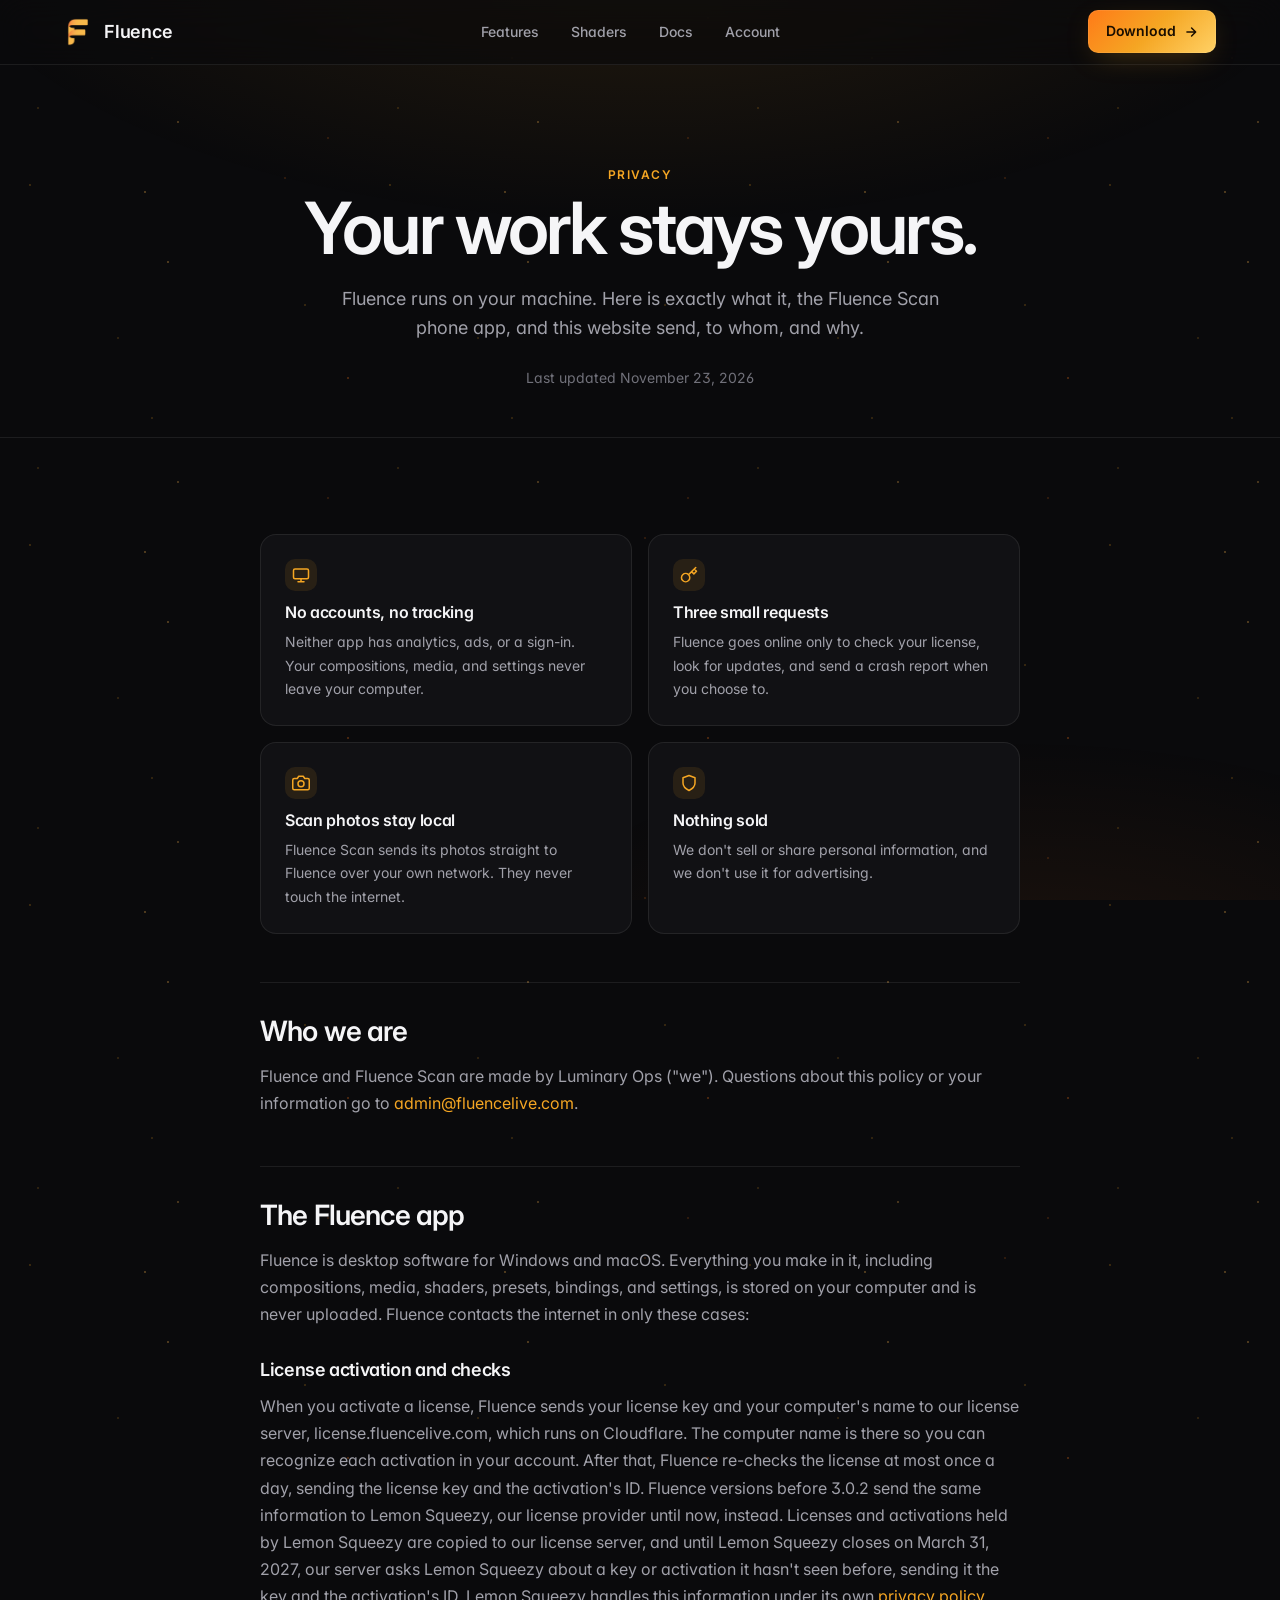
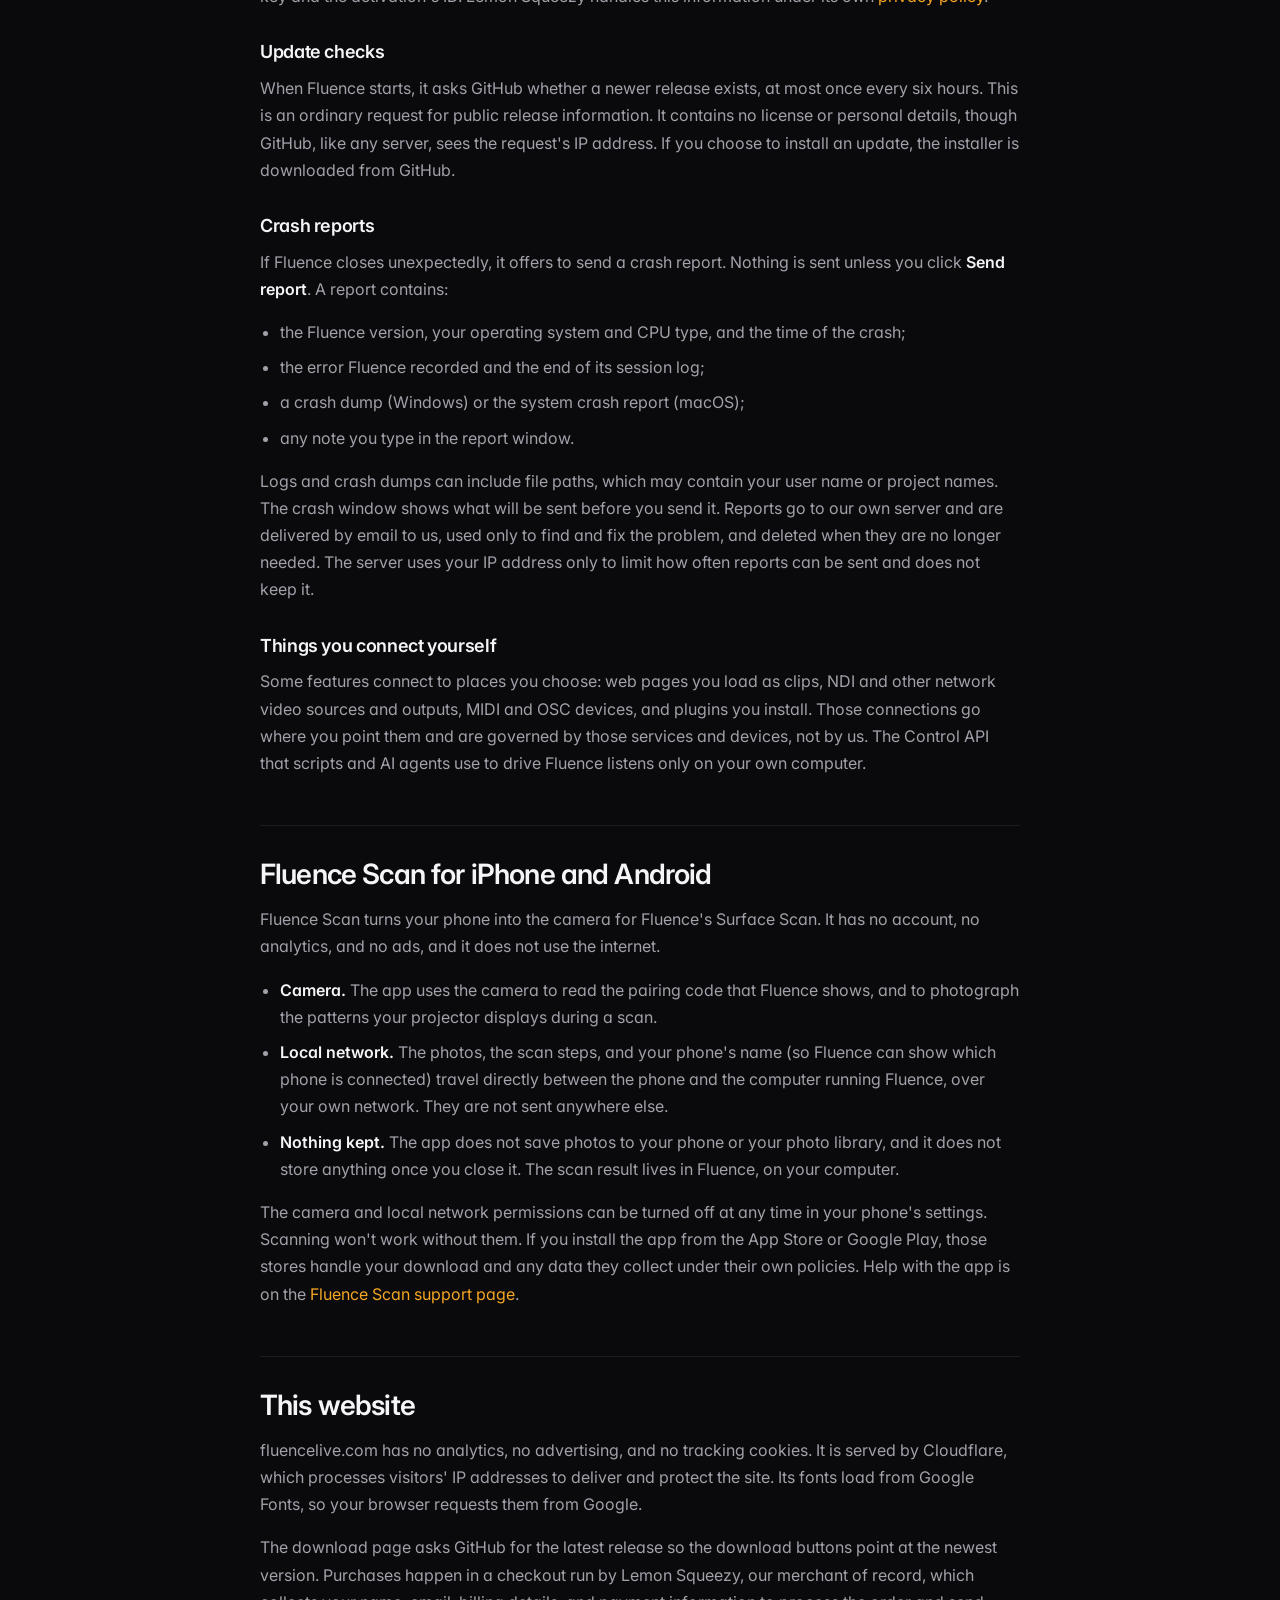
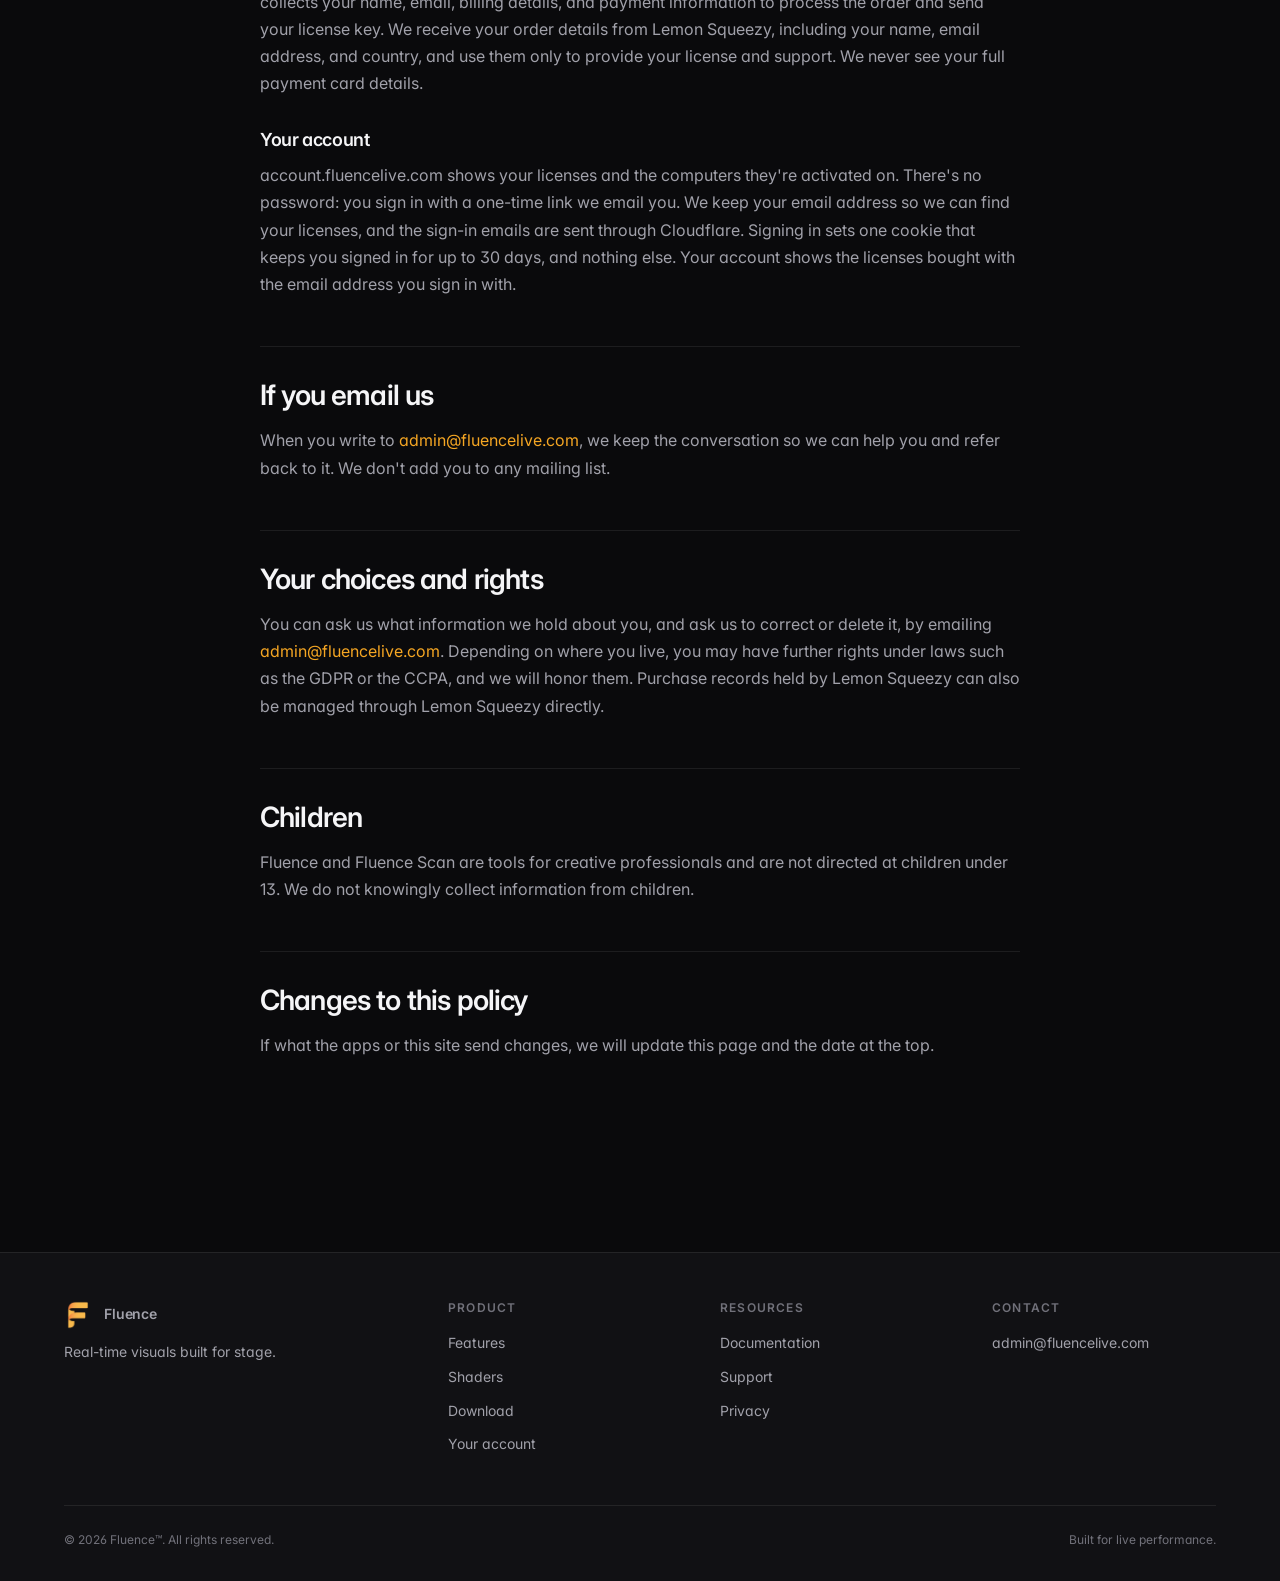
<file: privacy.html>
<!doctype html>
<html lang="en">
<head>
  <meta charset="utf-8" />
  <meta name="viewport" content="width=device-width, initial-scale=1" />
  <title>Privacy Policy | Fluence</title>
  <meta name="description" content="What the Fluence app, the Fluence Scan phone app, and fluencelive.com send, to whom, and why." />
  <link rel="icon" type="image/png" href="assets/icon.png" />
  <link rel="preconnect" href="https://fonts.googleapis.com" />
  <link rel="preconnect" href="https://fonts.gstatic.com" crossorigin />
  <link href="https://fonts.googleapis.com/css2?family=Inter:wght@400;500;600;700&display=swap" rel="stylesheet" />
  <link rel="stylesheet" href="styles.css?v=30" />
</head>
<body>

<header class="site-header">
  <div class="container nav">
    <a href="/" class="brand" aria-label="Fluence home">
      <img src="assets/logo.png" alt="" />
      <span>Fluence</span>
    </a>
    <button class="nav__hamburger" aria-expanded="false" aria-controls="primary-nav" aria-label="Menu" type="button">
      <svg viewBox="0 0 24 24" fill="none" stroke="currentColor" stroke-width="2.5" stroke-linecap="round" aria-hidden="true">
        <line x1="3" y1="6" x2="21" y2="6"/>
        <line x1="3" y1="12" x2="21" y2="12"/>
        <line x1="3" y1="18" x2="21" y2="18"/>
      </svg>
    </button>
    <ul class="nav__links" id="primary-nav">
      <li><a class="nav__link" href="/features">Features</a></li>
      <li><a class="nav__link" href="/shaders">Shaders</a></li>
      <li><a class="nav__link" href="/docs">Docs</a></li>
      <li><a class="nav__link" href="https://account.fluencelive.com">Account</a></li>
    </ul>
    <a class="btn btn--primary nav__cta" href="/download">
      Download
      <svg width="14" height="14" viewBox="0 0 24 24" fill="none" stroke="currentColor" stroke-width="2.5" stroke-linecap="round" stroke-linejoin="round" aria-hidden="true"><path d="M5 12h14M13 5l7 7-7 7"/></svg>
    </a>
  </div>
</header>

<main>

  <section class="page-header">
    <div class="container">
      <span class="eyebrow">Privacy</span>
      <h1>Your work stays yours.</h1>
      <p>Fluence runs on your machine. Here is exactly what it, the Fluence Scan phone app, and this website send, to whom, and why.</p>
      <p class="page-meta">Last updated November 23, 2026</p>
    </div>
  </section>

  <section class="section">
    <div class="container">
      <article class="prose prose--policy reveal">

        <div class="glance" aria-label="Summary">
          <div class="glance__item">
            <span class="glance__icon" aria-hidden="true">
              <svg width="18" height="18" viewBox="0 0 24 24" fill="none" stroke="currentColor" stroke-width="2" stroke-linecap="round" stroke-linejoin="round"><rect x="2" y="4" width="20" height="13" rx="2"/><path d="M8 21h8M12 17v4"/></svg>
            </span>
            <h3>No accounts, no tracking</h3>
            <p>Neither app has analytics, ads, or a sign-in. Your compositions, media, and settings never leave your computer.</p>
          </div>
          <div class="glance__item">
            <span class="glance__icon" aria-hidden="true">
              <svg width="18" height="18" viewBox="0 0 24 24" fill="none" stroke="currentColor" stroke-width="2" stroke-linecap="round" stroke-linejoin="round"><path d="M21 2l-2 2m-7.6 7.6a5.5 5.5 0 1 1-7.8 7.8 5.5 5.5 0 0 1 7.8-7.8zm0 0L15.5 7.5m0 0l3 3L22 7l-3-3m-3.5 3.5L19 4"/></svg>
            </span>
            <h3>Three small requests</h3>
            <p>Fluence goes online only to check your license, look for updates, and send a crash report when you choose to.</p>
          </div>
          <div class="glance__item">
            <span class="glance__icon" aria-hidden="true">
              <svg width="18" height="18" viewBox="0 0 24 24" fill="none" stroke="currentColor" stroke-width="2" stroke-linecap="round" stroke-linejoin="round"><path d="M23 19a2 2 0 0 1-2 2H3a2 2 0 0 1-2-2V8a2 2 0 0 1 2-2h4l2-3h6l2 3h4a2 2 0 0 1 2 2z"/><circle cx="12" cy="13" r="4"/></svg>
            </span>
            <h3>Scan photos stay local</h3>
            <p>Fluence Scan sends its photos straight to Fluence over your own network. They never touch the internet.</p>
          </div>
          <div class="glance__item">
            <span class="glance__icon" aria-hidden="true">
              <svg width="18" height="18" viewBox="0 0 24 24" fill="none" stroke="currentColor" stroke-width="2" stroke-linecap="round" stroke-linejoin="round"><path d="M12 22s8-4 8-10V5l-8-3-8 3v7c0 6 8 10 8 10z"/></svg>
            </span>
            <h3>Nothing sold</h3>
            <p>We don't sell or share personal information, and we don't use it for advertising.</p>
          </div>
        </div>

        <h2 id="who">Who we are</h2>
        <p>
          Fluence and Fluence Scan are made by Luminary Ops ("we"). Questions about this policy or your
          information go to <a href="mailto:admin@fluencelive.com">admin@fluencelive.com</a>.
        </p>

        <h2 id="app">The Fluence app</h2>
        <p>
          Fluence is desktop software for Windows and macOS. Everything you make in it, including
          compositions, media, shaders, presets, bindings, and settings, is stored on your computer and is
          never uploaded. Fluence contacts the internet in only these cases:
        </p>

        <h3>License activation and checks</h3>
        <p>
          When you activate a license, Fluence sends your license key and your computer's name to our
          license server, license.fluencelive.com, which runs on Cloudflare. The computer name is there so
          you can recognize each activation in your account. After that, Fluence re-checks the license at
          most once a day, sending the license key and the activation's ID. Fluence versions before 3.0.2
          send the same information to Lemon Squeezy, our license provider until now, instead. Licenses and
          activations held by Lemon Squeezy are copied to our license server, and until Lemon Squeezy closes on
          March 31, 2027, our server asks Lemon Squeezy about a key or activation it hasn't seen before,
          sending it the key and the activation's ID. Lemon Squeezy handles this information under its own
          <a href="https://www.lemonsqueezy.com/privacy" rel="noopener">privacy policy</a>.
        </p>

        <h3>Update checks</h3>
        <p>
          When Fluence starts, it asks GitHub whether a newer release exists, at most once every six
          hours. This is an ordinary request for public release information. It contains no license or
          personal details, though GitHub, like any server, sees the request's IP address. If you choose to
          install an update, the installer is downloaded from GitHub.
        </p>

        <h3>Crash reports</h3>
        <p>
          If Fluence closes unexpectedly, it offers to send a crash report. Nothing is sent unless you click
          <strong>Send report</strong>. A report contains:
        </p>
        <ul>
          <li>the Fluence version, your operating system and CPU type, and the time of the crash;</li>
          <li>the error Fluence recorded and the end of its session log;</li>
          <li>a crash dump (Windows) or the system crash report (macOS);</li>
          <li>any note you type in the report window.</li>
        </ul>
        <p>
          Logs and crash dumps can include file paths, which may contain your user name or project names.
          The crash window shows what will be sent before you send it. Reports go to our own server and are
          delivered by email to us, used only to find and fix the problem, and deleted when they are no
          longer needed. The server uses your IP address only to limit how often reports can be sent and does
          not keep it.
        </p>

        <h3>Things you connect yourself</h3>
        <p>
          Some features connect to places you choose: web pages you load as clips, NDI and other network
          video sources and outputs, MIDI and OSC devices, and plugins you install. Those connections go
          where you point them and are governed by those services and devices, not by us. The Control API
          that scripts and AI agents use to drive Fluence listens only on your own computer.
        </p>

        <h2 id="scan">Fluence Scan for iPhone and Android</h2>
        <p>
          Fluence Scan turns your phone into the camera for Fluence's Surface Scan. It has no account, no
          analytics, and no ads, and it does not use the internet.
        </p>
        <ul>
          <li>
            <strong>Camera.</strong> The app uses the camera to read the pairing code that Fluence shows, and to
            photograph the patterns your projector displays during a scan.
          </li>
          <li>
            <strong>Local network.</strong> The photos, the scan steps, and your phone's name (so Fluence can show
            which phone is connected) travel directly between the phone and the computer running Fluence,
            over your own network. They are not sent anywhere else.
          </li>
          <li>
            <strong>Nothing kept.</strong> The app does not save photos to your phone or your photo library, and
            it does not store anything once you close it. The scan result lives in Fluence, on your computer.
          </li>
        </ul>
        <p>
          The camera and local network permissions can be turned off at any time in your phone's settings.
          Scanning won't work without them. If you install the app from the App Store or Google Play, those
          stores handle your download and any data they collect under their own policies. Help with the app is
          on the <a href="/support#fluence-scan">Fluence Scan support page</a>.
        </p>

        <h2 id="website">This website</h2>
        <p>
          fluencelive.com has no analytics, no advertising, and no tracking cookies. It is served by
          Cloudflare, which processes visitors' IP addresses to deliver and protect the site. Its fonts load
          from Google Fonts, so your browser requests them from Google.
        </p>
        <p>
          The download page asks GitHub for the latest release so the download buttons point at the newest
          version. Purchases happen in a checkout run by Lemon Squeezy, our merchant of record, which collects
          your name, email, billing details, and payment information to process the order and send your license
          key. We receive your order details from Lemon Squeezy, including your name, email address, and country,
          and use them only to provide your license and support. We never see your full payment card details.
        </p>

        <h3>Your account</h3>
        <p>
          account.fluencelive.com shows your licenses and the computers they're activated on. There's no
          password: you sign in with a one-time link we email you. We keep your email address so we can find
          your licenses, and the sign-in emails are sent through Cloudflare. Signing in sets one cookie that
          keeps you signed in for up to 30 days, and nothing else. Your account shows the licenses bought with
          the email address you sign in with.
        </p>

        <h2 id="email">If you email us</h2>
        <p>
          When you write to <a href="mailto:admin@fluencelive.com">admin@fluencelive.com</a>, we keep the
          conversation so we can help you and refer back to it. We don't add you to any mailing list.
        </p>

        <h2 id="rights">Your choices and rights</h2>
        <p>
          You can ask us what information we hold about you, and ask us to correct or delete it, by emailing
          <a href="mailto:admin@fluencelive.com">admin@fluencelive.com</a>. Depending on where you live, you may
          have further rights under laws such as the GDPR or the CCPA, and we will honor them. Purchase records
          held by Lemon Squeezy can also be managed through Lemon Squeezy directly.
        </p>

        <h2 id="children">Children</h2>
        <p>
          Fluence and Fluence Scan are tools for creative professionals and are not directed at children under 13.
          We do not knowingly collect information from children.
        </p>

        <h2 id="changes">Changes to this policy</h2>
        <p>
          If what the apps or this site send changes, we will update this page and the date at the top.
        </p>

      </article>
    </div>
  </section>

</main>

<footer class="site-footer">
  <div class="container">
    <div class="footer-grid">
      <div class="footer__brand">
        <a href="/" class="brand" aria-label="Fluence home">
          <img src="assets/logo.png" alt="" />
          <span>Fluence</span>
        </a>
        <p>Real-time visuals built for stage.</p>
      </div>
      <div>
        <h4>Product</h4>
        <ul>
          <li><a href="/features">Features</a></li>
          <li><a href="/shaders">Shaders</a></li>
          <li><a href="/download">Download</a></li>
          <li><a href="https://account.fluencelive.com">Your account</a></li>
        </ul>
      </div>
      <div>
        <h4>Resources</h4>
        <ul>
          <li><a href="/docs">Documentation</a></li>
          <li><a href="/support">Support</a></li>
          <li><a href="/privacy">Privacy</a></li>
        </ul>
      </div>
      <div>
        <h4>Contact</h4>
        <ul>
          <li><a href="mailto:admin@fluencelive.com">admin@fluencelive.com</a></li>
        </ul>
      </div>
    </div>
    <div class="footer__bottom">
      <span>© <span id="year">2026</span> Fluence™. All rights reserved.</span>
      <span>Built for live performance.</span>
    </div>
  </div>
</footer>

<script src="scripts.js?v=28" defer></script>
</body>
</html>
</file>
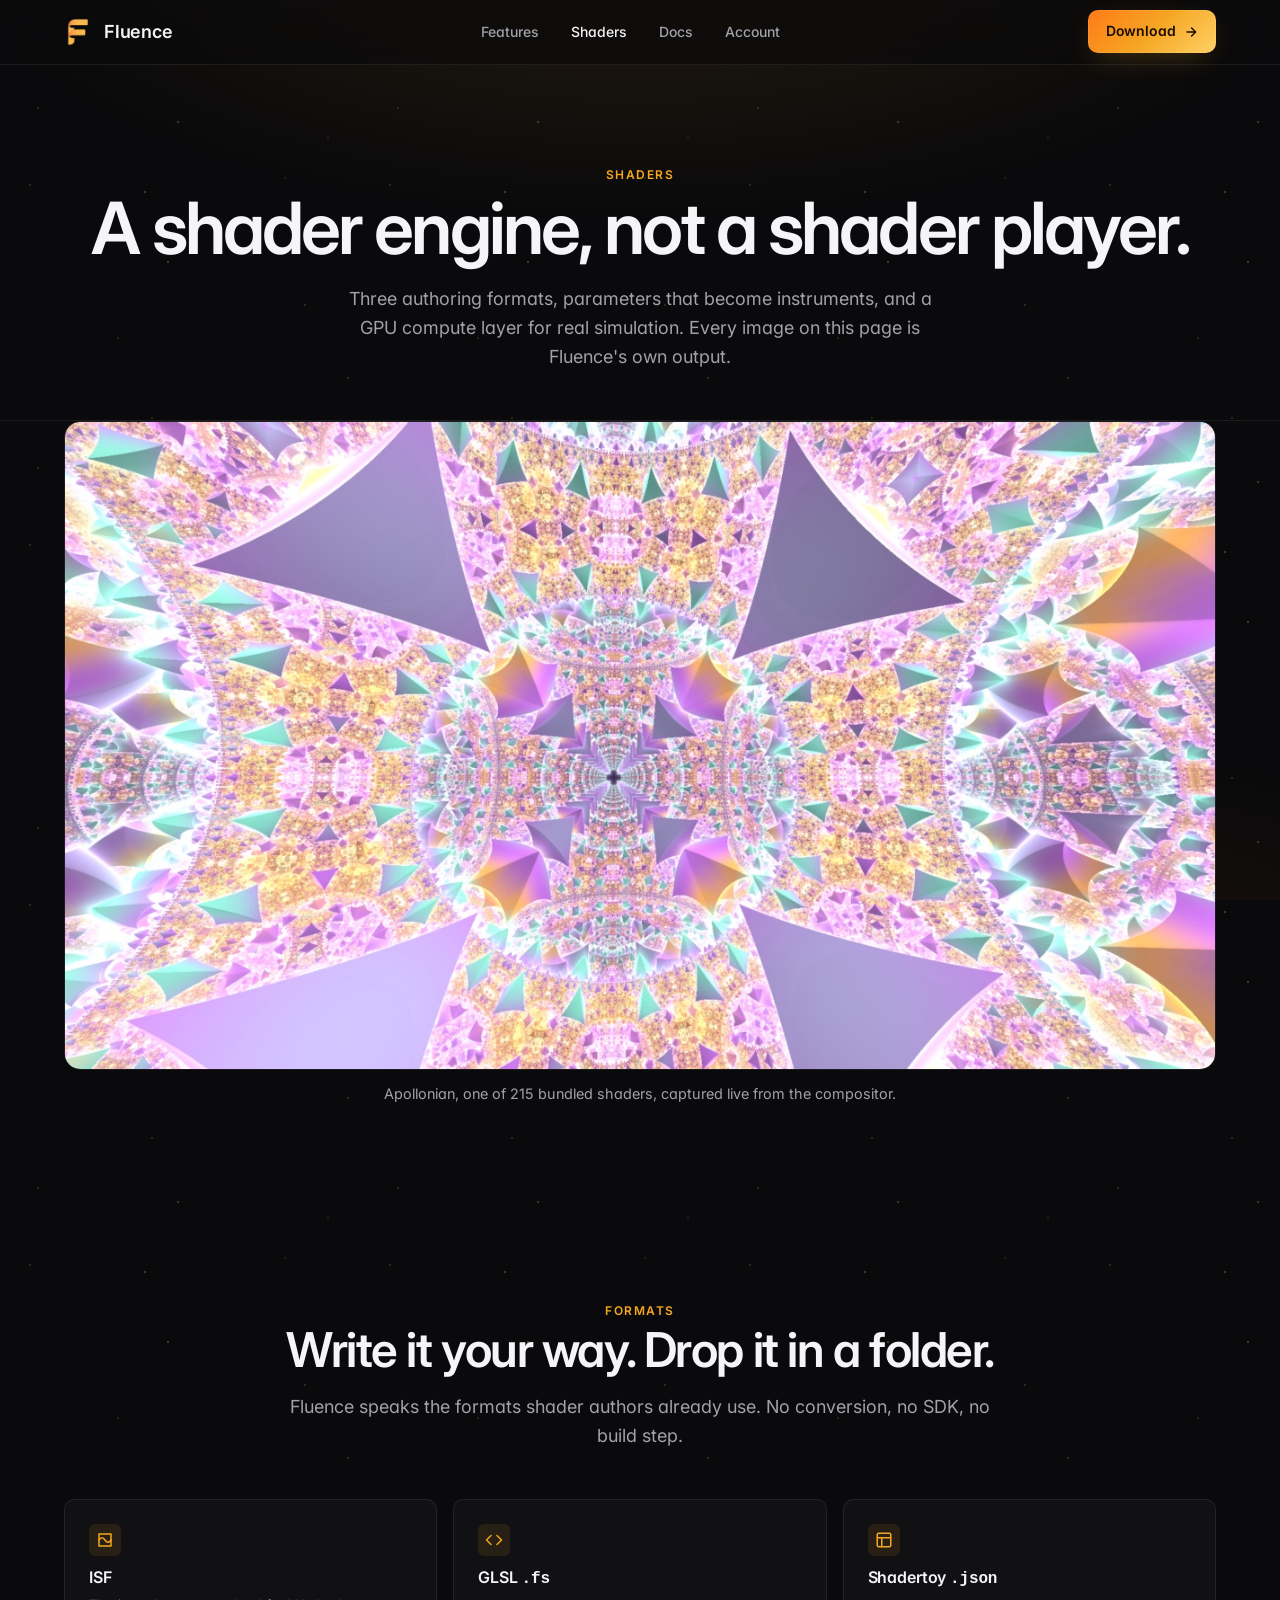
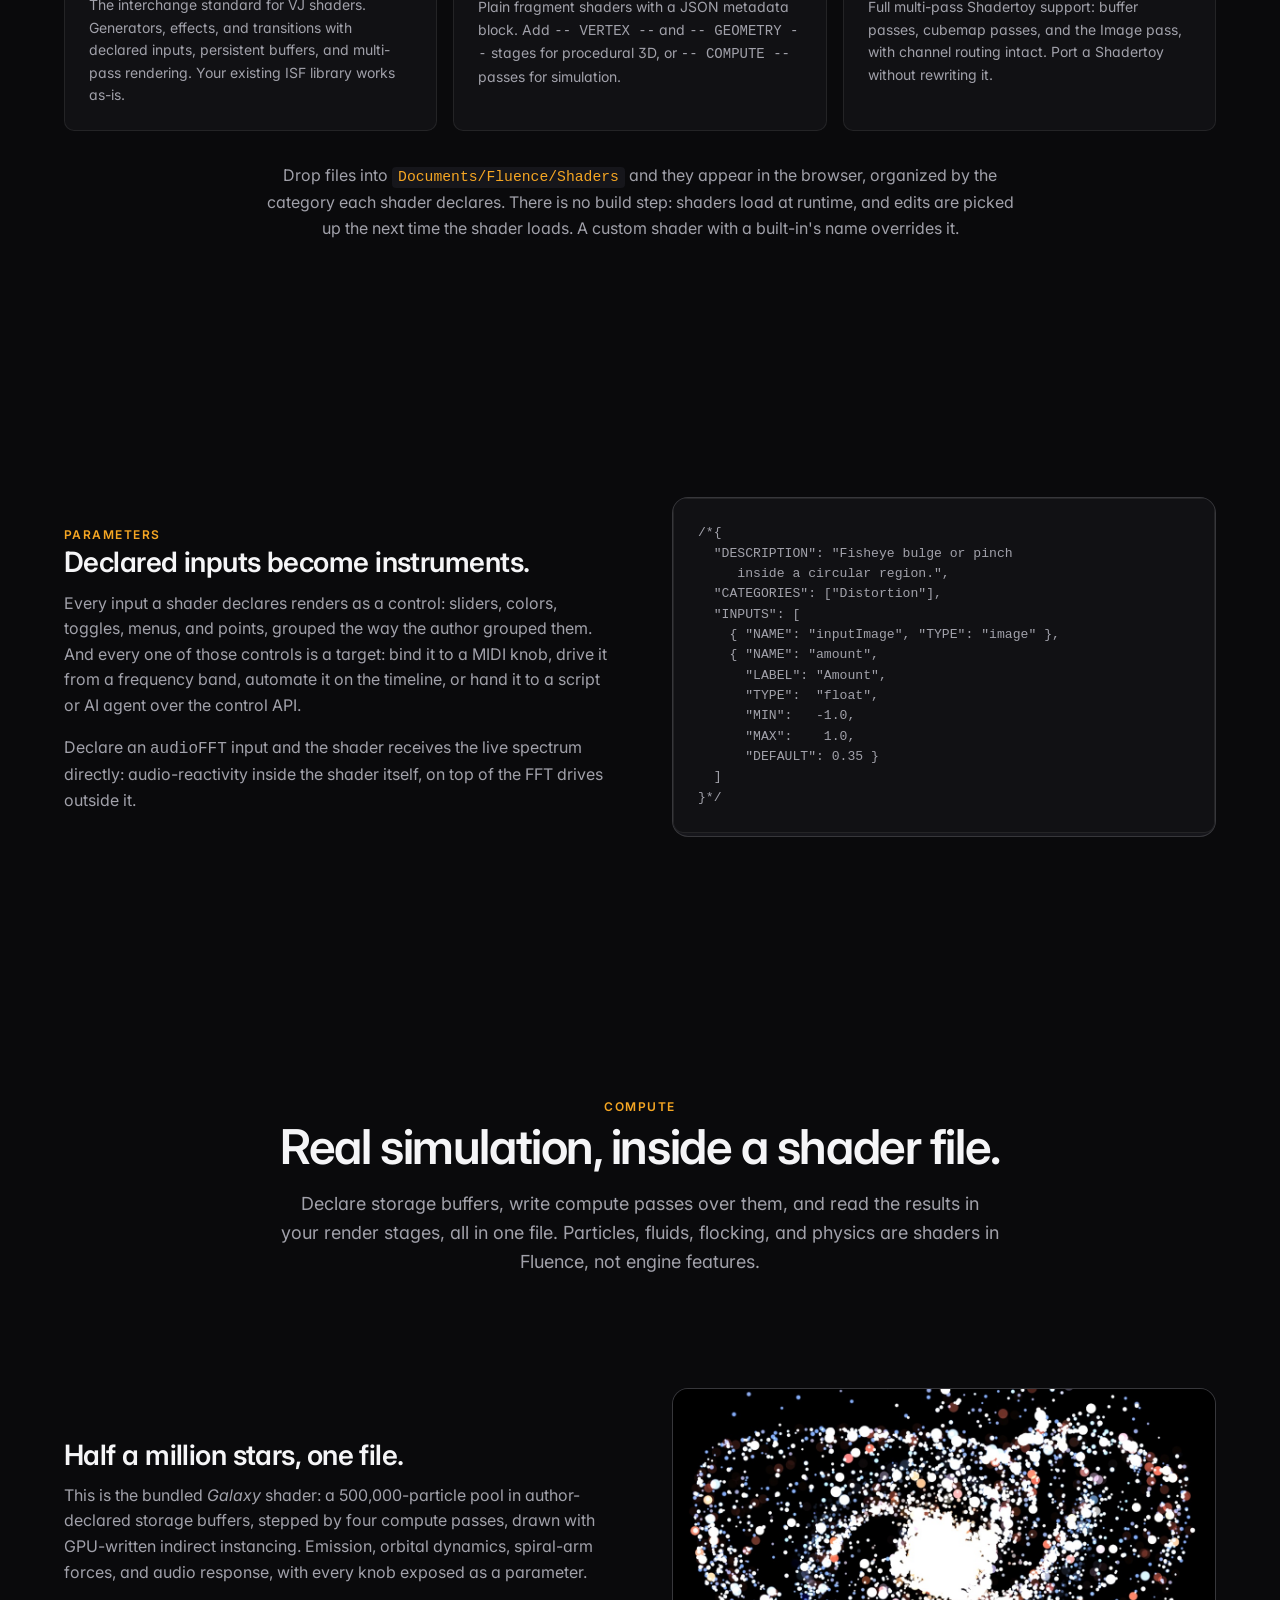
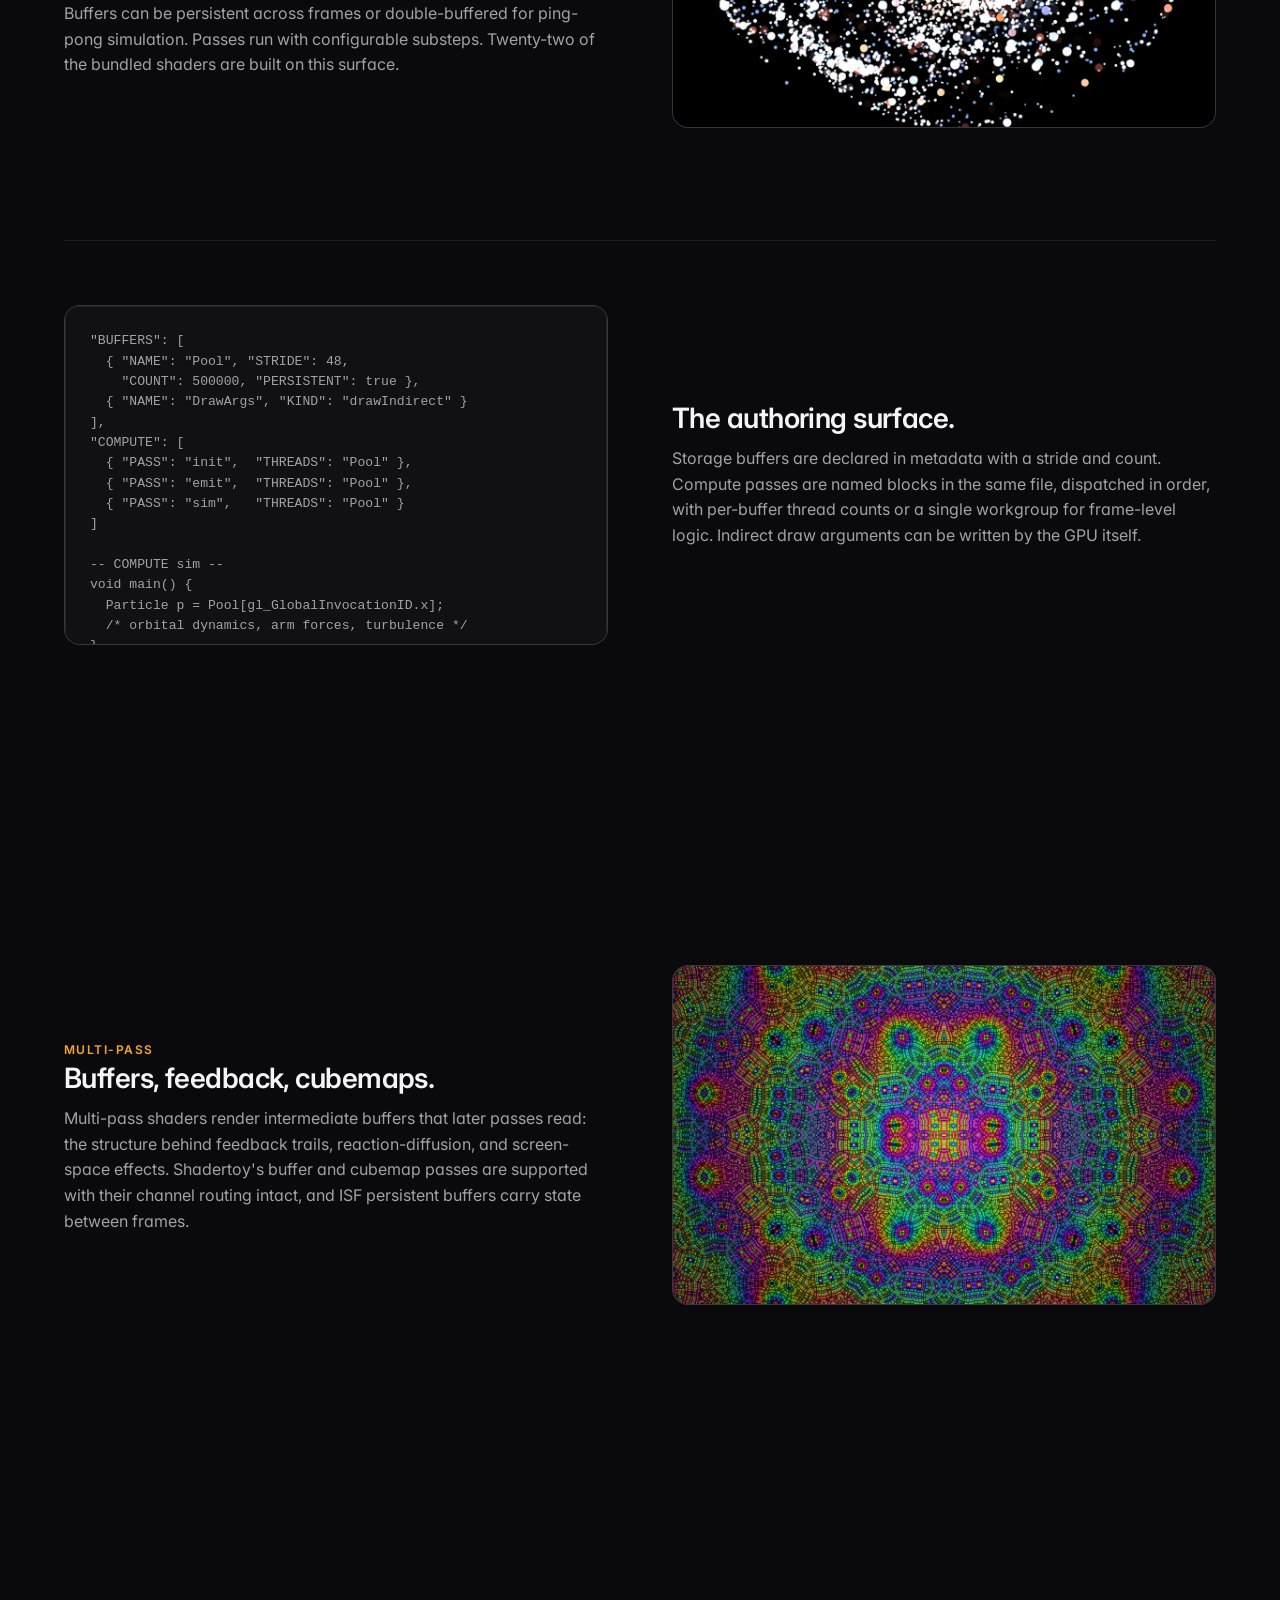
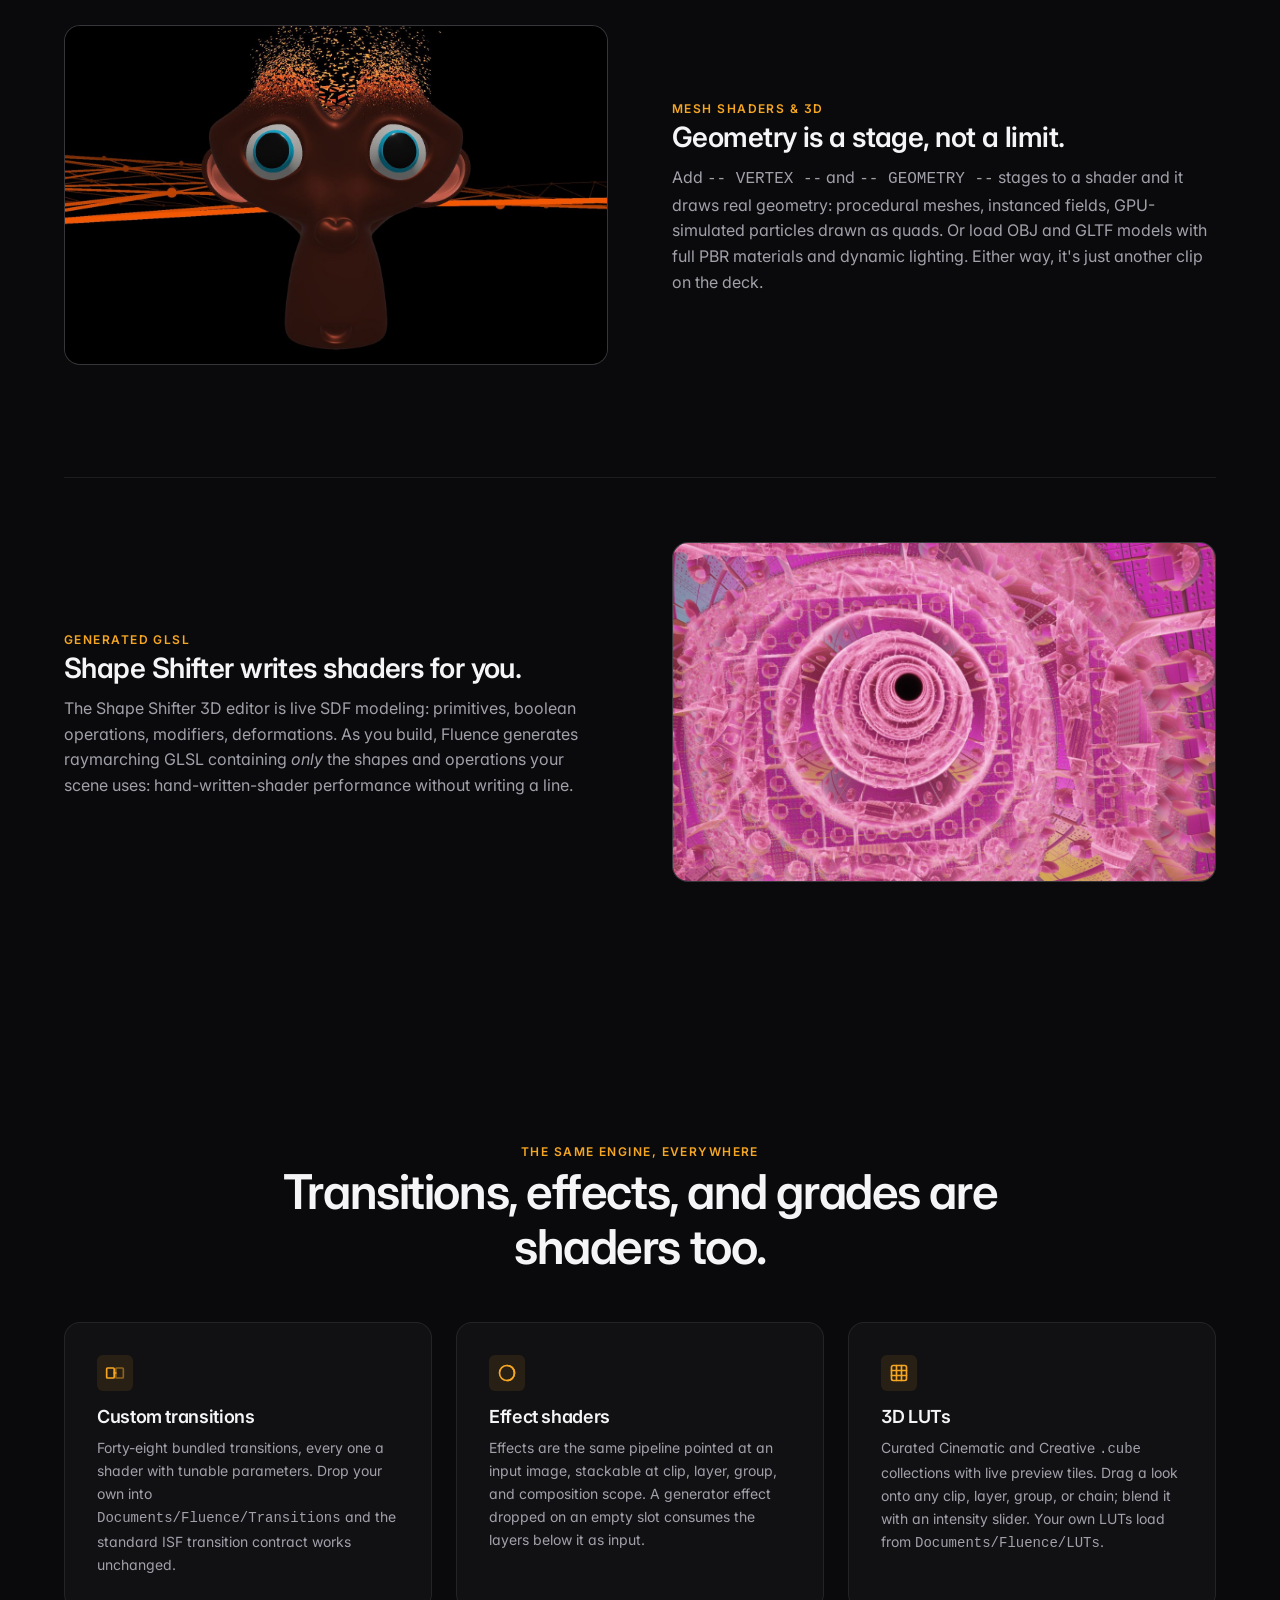
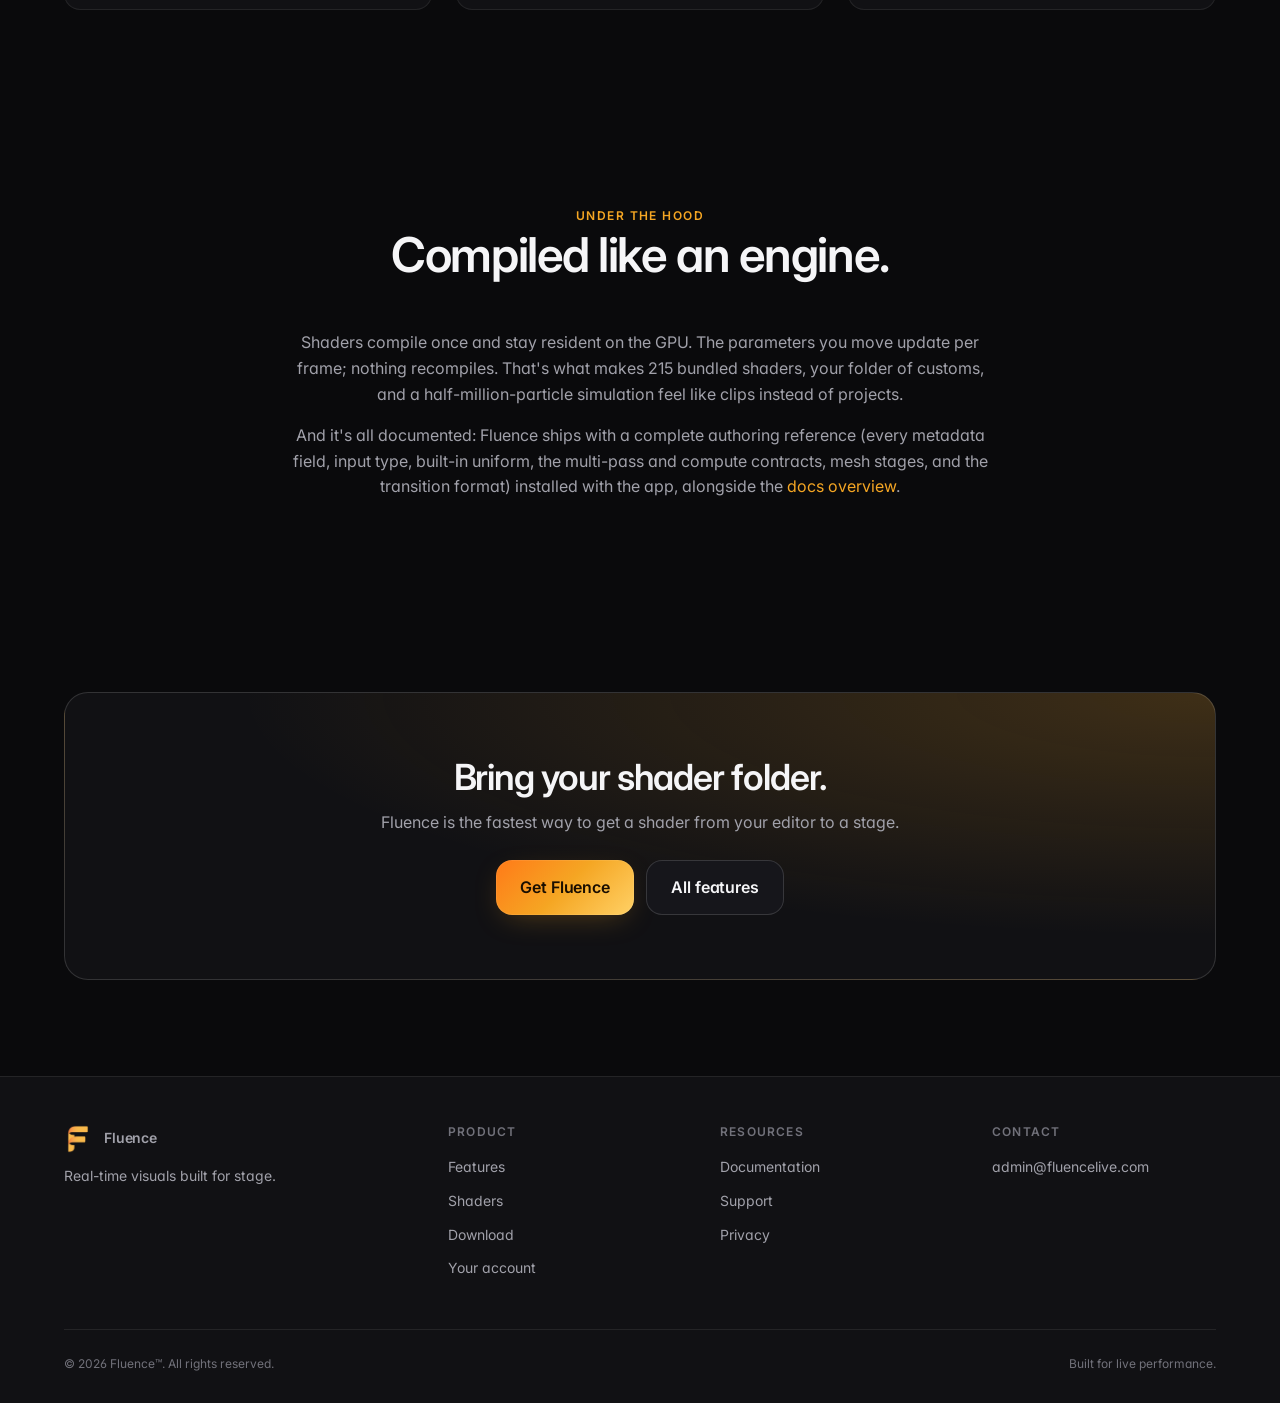
<file: shaders.html>
<!doctype html>
<html lang="en">
<head>
  <meta charset="utf-8" />
  <meta name="viewport" content="width=device-width, initial-scale=1" />
  <title>Shaders | Fluence</title>
  <meta name="description" content="The Fluence shader engine: ISF, GLSL, and Shadertoy formats, live parameters, a GPU compute layer for real simulation, and mesh shaders with PBR." />
  <link rel="icon" type="image/png" href="assets/icon.png" />
  <link rel="preconnect" href="https://fonts.googleapis.com" />
  <link rel="preconnect" href="https://fonts.gstatic.com" crossorigin />
  <link href="https://fonts.googleapis.com/css2?family=Inter:wght@400;500;600;700&display=swap" rel="stylesheet" />
  <link rel="stylesheet" href="styles.css?v=30" />
</head>
<body>

<header class="site-header">
  <div class="container nav">
    <a href="/" class="brand" aria-label="Fluence home">
      <img src="assets/logo.png" alt="" />
      <span>Fluence</span>
    </a>
    <button class="nav__hamburger" aria-expanded="false" aria-controls="primary-nav" aria-label="Menu" type="button">
      <svg viewBox="0 0 24 24" fill="none" stroke="currentColor" stroke-width="2.5" stroke-linecap="round" aria-hidden="true">
        <line x1="3" y1="6" x2="21" y2="6"/>
        <line x1="3" y1="12" x2="21" y2="12"/>
        <line x1="3" y1="18" x2="21" y2="18"/>
      </svg>
    </button>
    <ul class="nav__links" id="primary-nav">
      <li><a class="nav__link" href="/features">Features</a></li>
      <li><a class="nav__link" href="/shaders" aria-current="page">Shaders</a></li>
      <li><a class="nav__link" href="/docs">Docs</a></li>
      <li><a class="nav__link" href="https://account.fluencelive.com">Account</a></li>
    </ul>
    <a class="btn btn--primary nav__cta" href="/download">
      Download
      <svg width="14" height="14" viewBox="0 0 24 24" fill="none" stroke="currentColor" stroke-width="2.5" stroke-linecap="round" stroke-linejoin="round" aria-hidden="true"><path d="M5 12h14M13 5l7 7-7 7"/></svg>
    </a>
  </div>
</header>

<main>

  <section class="page-header">
    <div class="container">
      <span class="eyebrow">Shaders</span>
      <h1>A shader engine, not a shader player.</h1>
      <p>Three authoring formats, parameters that become instruments, and a GPU compute layer for real
         simulation. Every image on this page is Fluence's own output.</p>
    </div>
  </section>

  <!-- Full-bleed hero -->
  <section class="section" style="padding-top: 0;">
    <div class="container">
      <figure class="shader-hero reveal">
        <img src="assets/shader-apollonian.jpg" width="1280" height="720"
             alt="Apollonian, a kaleidoscopic fractal shader bundled with Fluence, rendered live." loading="eager" />
        <figcaption>Apollonian, one of 215 bundled shaders, captured live from the compositor.</figcaption>
      </figure>
    </div>
  </section>

  <!-- Formats -->
  <section class="section">
    <div class="container">
      <div class="section-header reveal">
        <span class="eyebrow">Formats</span>
        <h2>Write it your way. Drop it in a folder.</h2>
        <p class="section-header__lede">Fluence speaks the formats shader authors already use. No conversion, no SDK, no build step.</p>
      </div>

      <div class="clip-grid" style="text-align:left;">
        <div class="clip-card reveal">
          <div class="clip-card__icon"><svg viewBox="0 0 24 24" fill="none" stroke="currentColor" stroke-width="2" stroke-linecap="round" stroke-linejoin="round"><path d="M4 4 L20 4 L20 20 L4 20 Z"/><path d="M4 12 Q8 6 12 12 T20 12"/></svg></div>
          <h4>ISF</h4>
          <p>The interchange standard for VJ shaders. Generators, effects, and transitions with declared inputs, persistent buffers, and multi-pass rendering. Your existing ISF library works as-is.</p>
        </div>
        <div class="clip-card reveal">
          <div class="clip-card__icon"><svg viewBox="0 0 24 24" fill="none" stroke="currentColor" stroke-width="2" stroke-linecap="round" stroke-linejoin="round"><polyline points="16 18 22 12 16 6"/><polyline points="8 6 2 12 8 18"/></svg></div>
          <h4>GLSL <code>.fs</code></h4>
          <p>Plain fragment shaders with a JSON metadata block. Add <code>-- VERTEX --</code> and <code>-- GEOMETRY --</code> stages for procedural 3D, or <code>-- COMPUTE --</code> passes for simulation.</p>
        </div>
        <div class="clip-card reveal">
          <div class="clip-card__icon"><svg viewBox="0 0 24 24" fill="none" stroke="currentColor" stroke-width="2" stroke-linecap="round" stroke-linejoin="round"><rect x="3" y="3" width="18" height="18" rx="2"/><line x1="3" y1="9" x2="21" y2="9"/><line x1="9" y1="9" x2="9" y2="21"/></svg></div>
          <h4>Shadertoy <code>.json</code></h4>
          <p>Full multi-pass Shadertoy support: buffer passes, cubemap passes, and the Image pass, with channel routing intact. Port a Shadertoy without rewriting it.</p>
        </div>
      </div>

      <div class="prose reveal" style="text-align:center; margin-top: var(--space-6);">
        <p>Drop files into <code>Documents/Fluence/Shaders</code> and they appear in the browser, organized by the
        category each shader declares. There is no build step: shaders load at runtime, and edits are picked
        up the next time the shader loads. A custom shader with a built-in's name overrides it.</p>
      </div>
    </div>
  </section>

  <!-- Parameters -->
  <section class="section">
    <div class="container">
      <div class="showcase reveal">
        <div class="showcase__copy">
          <span class="eyebrow">Parameters</span>
          <h3>Declared inputs become instruments.</h3>
          <p>
            Every input a shader declares renders as a control: sliders, colors, toggles, menus, and points,
            grouped the way the author grouped them. And every one of those controls is a target: bind it to a
            MIDI knob, drive it from a frequency band, automate it on the timeline, or hand it to a script or
            AI agent over the control API.
          </p>
          <p>
            Declare an <code>audioFFT</code> input and the shader receives the live spectrum directly:
            audio-reactivity inside the shader itself, on top of the FFT drives outside it.
          </p>
        </div>
        <figure class="showcase__visual">
          <pre class="code-panel"><code>/*{
  "DESCRIPTION": "Fisheye bulge or pinch
     inside a circular region.",
  "CATEGORIES": ["Distortion"],
  "INPUTS": [
    { "NAME": "inputImage", "TYPE": "image" },
    { "NAME": "amount",
      "LABEL": "Amount",
      "TYPE":  "float",
      "MIN":   -1.0,
      "MAX":    1.0,
      "DEFAULT": 0.35 }
  ]
}*/</code></pre>
        </figure>
      </div>
    </div>
  </section>

  <!-- Compute -->
  <section class="section">
    <div class="container">
      <div class="section-header reveal">
        <span class="eyebrow">Compute</span>
        <h2>Real simulation, inside a shader file.</h2>
        <p class="section-header__lede">Declare storage buffers, write compute passes over them, and read the results
        in your render stages, all in one file. Particles, fluids, flocking, and physics are shaders in Fluence,
        not engine features.</p>
      </div>

      <div class="showcase reveal">
        <div class="showcase__copy">
          <h3>Half a million stars, one file.</h3>
          <p>
            This is the bundled <em>Galaxy</em> shader: a 500,000-particle pool in author-declared storage buffers,
            stepped by four compute passes, drawn with GPU-written indirect instancing. Emission, orbital dynamics,
            spiral-arm forces, and audio response, with every knob exposed as a parameter.
          </p>
          <p>
            Buffers can be persistent across frames or double-buffered for ping-pong simulation. Passes run with
            configurable substeps. Twenty-two of the bundled shaders are built on this surface.
          </p>
        </div>
        <figure class="showcase__visual showcase__visual--image">
          <img src="assets/shader-galaxy.jpg" width="1280" height="720"
               alt="A spiral galaxy simulated by a Fluence compute shader: half a million particles in orbital motion." loading="lazy" />
        </figure>
      </div>

      <div class="showcase showcase--reverse reveal" style="margin-top: var(--space-7);">
        <div class="showcase__copy">
          <h3>The authoring surface.</h3>
          <p>
            Storage buffers are declared in metadata with a stride and count. Compute passes are named blocks in
            the same file, dispatched in order, with per-buffer thread counts or a single workgroup for
            frame-level logic. Indirect draw arguments can be written by the GPU itself.
          </p>
        </div>
        <figure class="showcase__visual">
          <pre class="code-panel"><code>"BUFFERS": [
  { "NAME": "Pool", "STRIDE": 48,
    "COUNT": 500000, "PERSISTENT": true },
  { "NAME": "DrawArgs", "KIND": "drawIndirect" }
],
"COMPUTE": [
  { "PASS": "init",  "THREADS": "Pool" },
  { "PASS": "emit",  "THREADS": "Pool" },
  { "PASS": "sim",   "THREADS": "Pool" }
]

-- COMPUTE sim --
void main() {
  Particle p = Pool[gl_GlobalInvocationID.x];
  /* orbital dynamics, arm forces, turbulence */
}</code></pre>
        </figure>
      </div>
    </div>
  </section>

  <!-- Multi-pass -->
  <section class="section">
    <div class="container">
      <div class="showcase reveal">
        <div class="showcase__copy">
          <span class="eyebrow">Multi-pass</span>
          <h3>Buffers, feedback, cubemaps.</h3>
          <p>
            Multi-pass shaders render intermediate buffers that later passes read: the structure behind
            feedback trails, reaction-diffusion, and screen-space effects. Shadertoy's buffer and cubemap passes
            are supported with their channel routing intact, and ISF persistent buffers carry state between frames.
          </p>
        </div>
        <figure class="showcase__visual showcase__visual--image">
          <img src="assets/shader-2d_kifs.jpg" width="1280" height="720"
               alt="2D KIFS, a kaleidoscopic iterated-function-system shader, rendered live in Fluence." loading="lazy" />
        </figure>
      </div>
    </div>
  </section>

  <!-- Mesh & 3D -->
  <section class="section">
    <div class="container">
      <div class="showcase showcase--reverse reveal">
        <div class="showcase__copy">
          <span class="eyebrow">Mesh shaders &amp; 3D</span>
          <h3>Geometry is a stage, not a limit.</h3>
          <p>
            Add <code>-- VERTEX --</code> and <code>-- GEOMETRY --</code> stages to a shader and it draws real
            geometry: procedural meshes, instanced fields, GPU-simulated particles drawn as quads. Or load OBJ
            and GLTF models with full PBR materials and dynamic lighting. Either way, it's just another
            clip on the deck.
          </p>
        </div>
        <figure class="showcase__visual showcase__visual--image">
          <img src="assets/showcase-3d.jpg?v=2" width="1600" height="900"
               alt="A 3D model rendered live in Fluence with PBR shading." loading="lazy" />
        </figure>
      </div>

      <div class="showcase reveal" style="margin-top: var(--space-7);">
        <div class="showcase__copy">
          <span class="eyebrow">Generated GLSL</span>
          <h3>Shape Shifter writes shaders for you.</h3>
          <p>
            The Shape Shifter 3D editor is live SDF modeling: primitives, boolean operations, modifiers,
            deformations. As you build, Fluence generates raymarching GLSL containing <em>only</em> the shapes
            and operations your scene uses: hand-written-shader performance without writing a line.
          </p>
        </div>
        <figure class="showcase__visual showcase__visual--image">
          <img src="assets/shader-mandelbox_corridor.jpg" width="1280" height="720"
               alt="Mandelbox Corridor, a raymarched fractal interior rendered live in Fluence." loading="lazy" />
        </figure>
      </div>
    </div>
  </section>

  <!-- Transitions & effects as shaders -->
  <section class="section">
    <div class="container">
      <div class="section-header reveal">
        <span class="eyebrow">The same engine, everywhere</span>
        <h2>Transitions, effects, and grades are shaders too.</h2>
      </div>

      <div class="feature-grid">
        <div class="feature reveal">
          <div class="feature__icon">
            <svg viewBox="0 0 24 24" fill="none" stroke="currentColor" stroke-width="2" stroke-linecap="round" stroke-linejoin="round"><rect x="2" y="6" width="9" height="12" rx="1"/><rect x="13" y="6" width="9" height="12" rx="1" opacity="0.5"/><path d="M11 12h2"/></svg>
          </div>
          <h3>Custom transitions</h3>
          <p>Forty-eight bundled transitions, every one a shader with tunable parameters. Drop your own into <code>Documents/Fluence/Transitions</code> and the standard ISF transition contract works unchanged.</p>
        </div>

        <div class="feature reveal">
          <div class="feature__icon">
            <svg viewBox="0 0 24 24" fill="none" stroke="currentColor" stroke-width="2" stroke-linecap="round" stroke-linejoin="round"><circle cx="12" cy="12" r="9"/><path d="M12 3 a9 9 0 0 1 0 18"/></svg>
          </div>
          <h3>Effect shaders</h3>
          <p>Effects are the same pipeline pointed at an input image, stackable at clip, layer, group, and composition scope. A generator effect dropped on an empty slot consumes the layers below it as input.</p>
        </div>

        <div class="feature reveal">
          <div class="feature__icon">
            <svg viewBox="0 0 24 24" fill="none" stroke="currentColor" stroke-width="2" stroke-linecap="round" stroke-linejoin="round"><rect x="3" y="3" width="18" height="18" rx="2"/><path d="M3 9 h18"/><path d="M3 15 h18"/><path d="M9 3 v18"/><path d="M15 3 v18"/></svg>
          </div>
          <h3>3D LUTs</h3>
          <p>Curated Cinematic and Creative <code>.cube</code> collections with live preview tiles. Drag a look onto any clip, layer, group, or chain; blend it with an intensity slider. Your own LUTs load from <code>Documents/Fluence/LUTs</code>.</p>
        </div>
      </div>
    </div>
  </section>

  <!-- Under the hood -->
  <section class="section">
    <div class="container container--narrow">
      <div class="section-header reveal">
        <span class="eyebrow">Under the hood</span>
        <h2>Compiled like an engine.</h2>
      </div>
      <div class="prose reveal" style="text-align: center;">
        <p>
          Shaders compile once and stay resident on the GPU. The parameters you move update per frame;
          nothing recompiles. That's what makes 215 bundled shaders, your folder of customs, and a
          half-million-particle simulation feel like clips instead of projects.
        </p>
        <p>
          And it's all documented: Fluence ships with a complete authoring reference (every metadata
          field, input type, built-in uniform, the multi-pass and compute contracts, mesh stages, and the
          transition format) installed with the app, alongside the <a href="/docs#authoring"
          style="color: var(--accent);">docs overview</a>.
        </p>
      </div>
    </div>
  </section>

  <section class="container">
    <div class="cta-band reveal">
      <h2>Bring your shader folder.</h2>
      <p>Fluence is the fastest way to get a shader from your editor to a stage.</p>
      <div class="cta-band__actions">
        <a class="btn btn--primary btn--lg" href="/download">Get Fluence</a>
        <a class="btn btn--secondary btn--lg" href="/features">All features</a>
      </div>
    </div>
  </section>

</main>

<footer class="site-footer">
  <div class="container">
    <div class="footer-grid">
      <div class="footer__brand">
        <a href="/" class="brand" aria-label="Fluence home">
          <img src="assets/logo.png" alt="" />
          <span>Fluence</span>
        </a>
        <p>Real-time visuals built for stage.</p>
      </div>
      <div>
        <h4>Product</h4>
        <ul>
          <li><a href="/features">Features</a></li>
          <li><a href="/shaders">Shaders</a></li>
          <li><a href="/download">Download</a></li>
          <li><a href="https://account.fluencelive.com">Your account</a></li>
        </ul>
      </div>
      <div>
        <h4>Resources</h4>
        <ul>
          <li><a href="/docs">Documentation</a></li>
          <li><a href="/support">Support</a></li>
          <li><a href="/privacy">Privacy</a></li>
        </ul>
      </div>
      <div>
        <h4>Contact</h4>
        <ul>
          <li><a href="mailto:admin@fluencelive.com">admin@fluencelive.com</a></li>
        </ul>
      </div>
    </div>
    <div class="footer__bottom">
      <span>© <span id="year">2026</span> Fluence™. All rights reserved.</span>
      <span>Built for live performance.</span>
    </div>
  </div>
</footer>

<script src="scripts.js?v=28" defer></script>
</body>
</html>
</file>
<file: styles.css>
/* ---------------------------------------------------------------- */
/*  Fluence — design system                                         */
/*  Single source of truth for tokens, layout primitives, and the   */
/*  components used across all pages.                               */
/* ---------------------------------------------------------------- */

:root {
  /* Palette */
  --bg:            #0a0a0c;
  --bg-raised:     #111114;
  --bg-elev:       #16161b;
  --bg-soft:       #1c1c22;
  --border:        rgba(255, 255, 255, 0.08);
  --border-strong: rgba(255, 255, 255, 0.14);

  --text:          #f5f5f7;
  --text-muted:    #a1a1aa;
  --text-faint:    #71717a;

  --accent:        #f5a623;
  --accent-warm:   #ff7a18;
  --accent-glow:   rgba(245, 166, 35, 0.35);

  --gradient-warm: linear-gradient(135deg, #ff7a18 0%, #f5a623 50%, #ffd166 100%);
  --gradient-fade: linear-gradient(180deg, rgba(245, 166, 35, 0.08) 0%, transparent 60%);

  /* Type scale (modular, ratio ≈ 1.25) */
  --fs-xs:   0.75rem;
  --fs-sm:   0.875rem;
  --fs-base: 1rem;
  --fs-lg:   1.125rem;
  --fs-xl:   1.375rem;
  --fs-2xl:  1.75rem;
  --fs-3xl:  2.25rem;
  --fs-4xl:  3rem;
  --fs-5xl:  clamp(2.75rem, 6vw, 4.5rem);
  --fs-6xl:  clamp(3.5rem, 8vw, 6rem);

  /* Spacing */
  --space-1: 0.25rem;
  --space-2: 0.5rem;
  --space-3: 0.75rem;
  --space-4: 1rem;
  --space-5: 1.5rem;
  --space-6: 2rem;
  --space-7: 3rem;
  --space-8: 4rem;
  --space-9: 6rem;
  --space-10: 8rem;

  /* Radius */
  --radius-sm: 6px;
  --radius:    10px;
  --radius-lg: 16px;
  --radius-xl: 24px;

  /* Layout */
  --maxw: 1200px;
  --maxw-narrow: 760px;

  /* Motion */
  --ease: cubic-bezier(0.22, 1, 0.36, 1);
  --dur:  250ms;
}

/* ── Reset ────────────────────────────────────────────────────── */

*, *::before, *::after { box-sizing: border-box; }

html {
  scroll-behavior: smooth;
  -webkit-text-size-adjust: 100%;
}

body {
  margin: 0;
  font-family: 'Inter', system-ui, -apple-system, 'Segoe UI', sans-serif;
  font-feature-settings: 'cv02', 'cv03', 'cv04', 'cv11', 'ss01';
  font-size: var(--fs-base);
  line-height: 1.6;
  color: var(--text);
  background: var(--bg);
  -webkit-font-smoothing: antialiased;
  -moz-osx-font-smoothing: grayscale;
  overflow-x: hidden;
}

img, video { max-width: 100%; height: auto; display: block; }

a {
  color: inherit;
  text-decoration: none;
  transition: color var(--dur) var(--ease);
}

button {
  font: inherit;
  border: 0;
  background: none;
  color: inherit;
  cursor: pointer;
}

::selection { background: var(--accent); color: var(--bg); }

/* ── Background gradient field ────────────────────────────────── */

body::before {
  content: '';
  position: fixed;
  inset: 0;
  background:
    radial-gradient(ellipse 80% 50% at 50% -10%, rgba(245, 166, 35, 0.12), transparent 70%),
    radial-gradient(ellipse 60% 40% at 80% 110%, rgba(255, 122, 24, 0.08), transparent 70%);
  pointer-events: none;
  z-index: -1;
}

/* ── Particle field ──────────────────────────────────────────── */
/*  Tiled radial-gradient dots on a single fixed pseudo-element,  */
/*  drifted with a GPU-composited transform animation. No JS,     */
/*  one paint pass, transform-only frames after that. The tile is */
/*  a 200x200 unit so a -200px translate loops seamlessly.        */

body::after {
  content: '';
  position: fixed;
  /* Oversize so the tiled pattern stays covering through the drift. */
  inset: -200px 0 -560px 0;
  pointer-events: none;
  z-index: -1;
  background-image:
    /* Warm orange embers (brand) */
    radial-gradient(1.5px 1.5px at 30px 25px,    rgba(245, 166, 35, 0.70), transparent 65%),
    radial-gradient(1px 1px     at 92px 58px,    rgba(255, 122, 24, 0.55), transparent 65%),
    radial-gradient(2px 2px     at 145px 32px,   rgba(255, 184, 79, 0.60), transparent 65%),
    radial-gradient(1px 1px     at 218px 48px,   rgba(245, 166, 35, 0.55), transparent 65%),
    radial-gradient(1.5px 1.5px at 285px 18px,   rgba(255, 122, 24, 0.55), transparent 65%),
    radial-gradient(1px 1px     at 332px 72px,   rgba(255, 184, 79, 0.50), transparent 65%),
    radial-gradient(1px 1px     at 52px 108px,   rgba(245, 166, 35, 0.50), transparent 65%),
    radial-gradient(2px 2px     at 168px 102px,  rgba(255, 184, 79, 0.60), transparent 65%),
    radial-gradient(1px 1px     at 245px 128px,  rgba(255, 122, 24, 0.55), transparent 65%),
    radial-gradient(1.5px 1.5px at 305px 145px,  rgba(245, 166, 35, 0.65), transparent 65%),
    radial-gradient(1px 1px     at 22px 168px,   rgba(255, 122, 24, 0.45), transparent 65%),
    radial-gradient(1.5px 1.5px at 118px 178px,  rgba(245, 166, 35, 0.55), transparent 65%),
    radial-gradient(1px 1px     at 195px 195px,  rgba(255, 184, 79, 0.50), transparent 65%),
    radial-gradient(1px 1px     at 268px 212px,  rgba(245, 166, 35, 0.45), transparent 65%),
    radial-gradient(2px 2px     at 348px 218px,  rgba(255, 122, 24, 0.55), transparent 65%),
    radial-gradient(1px 1px     at 65px 240px,   rgba(255, 184, 79, 0.50), transparent 65%),
    radial-gradient(1.5px 1.5px at 152px 258px,  rgba(245, 166, 35, 0.60), transparent 65%),
    radial-gradient(1px 1px     at 222px 282px,  rgba(255, 122, 24, 0.45), transparent 65%),
    radial-gradient(1px 1px     at 295px 268px,  rgba(255, 184, 79, 0.50), transparent 65%),
    radial-gradient(1.5px 1.5px at 38px 308px,   rgba(245, 166, 35, 0.55), transparent 65%),
    radial-gradient(1px 1px     at 105px 332px,  rgba(255, 122, 24, 0.50), transparent 65%),
    radial-gradient(2px 2px     at 178px 322px,  rgba(255, 184, 79, 0.55), transparent 65%),
    radial-gradient(1px 1px     at 252px 348px,  rgba(245, 166, 35, 0.50), transparent 65%),
    radial-gradient(1.5px 1.5px at 328px 338px,  rgba(255, 122, 24, 0.55), transparent 65%),
    /* Cool micro-glints for depth */
    radial-gradient(0.5px 0.5px at 75px 78px,    rgba(200, 215, 255, 0.55), transparent 70%),
    radial-gradient(0.5px 0.5px at 138px 142px,  rgba(200, 215, 255, 0.45), transparent 70%),
    radial-gradient(0.5px 0.5px at 232px 162px,  rgba(200, 215, 255, 0.50), transparent 70%),
    radial-gradient(0.5px 0.5px at 312px 95px,   rgba(200, 215, 255, 0.40), transparent 70%),
    radial-gradient(0.5px 0.5px at 88px 218px,   rgba(200, 215, 255, 0.50), transparent 70%),
    radial-gradient(0.5px 0.5px at 188px 238px,  rgba(200, 215, 255, 0.45), transparent 70%),
    radial-gradient(0.5px 0.5px at 270px 308px,  rgba(200, 215, 255, 0.50), transparent 70%),
    radial-gradient(0.5px 0.5px at 348px 282px,  rgba(200, 215, 255, 0.40), transparent 70%);
  background-size: 360px 360px;
  background-repeat: repeat;
  will-change: transform;
  animation: particle-drift 80s linear infinite;
}

@keyframes particle-drift {
  from { transform: translate3d(0, 0, 0); }
  to   { transform: translate3d(0, -360px, 0); }
}

@media (prefers-reduced-motion: reduce) {
  body::after { animation: none; }
}

/* ── Typography ───────────────────────────────────────────────── */

h1, h2, h3, h4 {
  margin: 0;
  font-weight: 600;
  letter-spacing: -0.02em;
  line-height: 1.15;
}

h1 { font-size: var(--fs-6xl); letter-spacing: -0.04em; }
h2 { font-size: var(--fs-4xl); letter-spacing: -0.03em; }
h3 { font-size: var(--fs-2xl); letter-spacing: -0.02em; }
h4 { font-size: var(--fs-xl); }

p { margin: 0; }
p + p { margin-top: var(--space-4); }

.text-muted { color: var(--text-muted); }
.text-faint { color: var(--text-faint); }
.text-accent { color: var(--accent); }
.text-gradient {
  background: var(--gradient-warm);
  -webkit-background-clip: text;
  background-clip: text;
  color: transparent;
}

.eyebrow {
  display: inline-block;
  font-size: var(--fs-xs);
  font-weight: 600;
  letter-spacing: 0.12em;
  text-transform: uppercase;
  color: var(--accent);
}

/* ── Layout primitives ────────────────────────────────────────── */

.container {
  width: 100%;
  max-width: var(--maxw);
  margin: 0 auto;
  padding: 0 var(--space-5);
}

.container--narrow { max-width: var(--maxw-narrow); }

.section {
  padding: var(--space-9) 0;
}

.section--tight { padding: var(--space-7) 0; }
.section--loose { padding: var(--space-10) 0; }

@media (max-width: 720px) {
  .section { padding: var(--space-7) 0; }
  .section--tight { padding: var(--space-6) 0; }
  .section--loose { padding: var(--space-8) 0; }
}

.section-header {
  max-width: 720px;
  margin: 0 auto var(--space-7);
  text-align: center;
}

@media (max-width: 720px) {
  .section-header { margin-bottom: var(--space-6); }
}

.section-header__lede {
  margin-top: var(--space-4);
  font-size: var(--fs-lg);
  color: var(--text-muted);
}

.divider {
  height: 1px;
  background: var(--border);
  border: 0;
  margin: 0;
}

/* ── Header / nav ─────────────────────────────────────────────── */

.site-header {
  position: sticky;
  top: 0;
  z-index: 50;
  backdrop-filter: blur(16px) saturate(140%);
  -webkit-backdrop-filter: blur(16px) saturate(140%);
  background: rgba(10, 10, 12, 0.72);
  border-bottom: 1px solid var(--border);
}

.nav {
  display: flex;
  align-items: center;
  justify-content: space-between;
  height: 64px;
}

.brand {
  display: flex;
  align-items: center;
  gap: var(--space-3);
  font-weight: 600;
  font-size: var(--fs-lg);
  letter-spacing: -0.01em;
}

.brand img {
  width: 28px;
  height: 28px;
}

.nav__links {
  display: flex;
  gap: var(--space-6);
  list-style: none;
  margin: 0;
  padding: 0;
}

.nav__link {
  font-size: var(--fs-sm);
  color: var(--text-muted);
  font-weight: 500;
}
.nav__link:hover,
.nav__link[aria-current="page"] { color: var(--text); }

.nav__cta {
  display: inline-flex;
  align-items: center;
  gap: var(--space-2);
}

/* Mobile hamburger — hidden on desktop, shown ≤720px */
.nav__hamburger {
  display: none;
  align-items: center;
  justify-content: center;
  width: 40px;
  height: 40px;
  padding: 0;
  background: transparent;
  border: 1px solid var(--border);
  border-radius: var(--radius-sm);
  color: var(--text-muted);
  cursor: pointer;
  transition: color var(--dur) var(--ease),
              border-color var(--dur) var(--ease),
              background var(--dur) var(--ease);
}
.nav__hamburger:hover,
.nav__hamburger[aria-expanded="true"] {
  color: var(--text);
  border-color: var(--border-strong);
  background: var(--bg-elev);
}
.nav__hamburger svg { width: 20px; height: 20px; display: block; }

@media (max-width: 720px) {
  .nav__hamburger { display: inline-flex; }

  .nav__links {
    /* Dropdown overlay below the sticky header.
       Visibility-hidden so it's not focusable when closed,
       opacity/translate so the open transition reads. */
    flex-direction: column;
    gap: 0;
    position: absolute;
    top: 100%;
    left: 0;
    right: 0;
    background: var(--bg-raised);
    border-bottom: 1px solid var(--border);
    padding: var(--space-2) 0;
    box-shadow: 0 12px 24px -12px rgba(0, 0, 0, 0.5);
    visibility: hidden;
    opacity: 0;
    transform: translateY(-6px);
    transition: opacity 180ms var(--ease),
                transform 180ms var(--ease),
                visibility 180ms var(--ease);
  }
  .nav__links[data-open="true"] {
    visibility: visible;
    opacity: 1;
    transform: none;
  }
  .nav__links li { width: 100%; }
  .nav__links .nav__link {
    display: block;
    padding: var(--space-3) var(--space-5);
    font-size: var(--fs-base);
  }
}

/* ── Buttons ──────────────────────────────────────────────────── */

.btn {
  display: inline-flex;
  align-items: center;
  justify-content: center;
  gap: var(--space-2);
  padding: 0.65rem 1.1rem;
  border-radius: var(--radius);
  font-size: var(--fs-sm);
  font-weight: 600;
  letter-spacing: -0.005em;
  white-space: nowrap;
  transition: transform var(--dur) var(--ease),
              background var(--dur) var(--ease),
              border-color var(--dur) var(--ease),
              box-shadow var(--dur) var(--ease);
  will-change: transform;
}

.btn:active { transform: translateY(1px); }

.btn--primary {
  background: var(--gradient-warm);
  color: #1a0e00;
  box-shadow: 0 0 0 1px rgba(255, 255, 255, 0.08) inset,
              0 8px 30px -10px var(--accent-glow);
}
.btn--primary:hover {
  box-shadow: 0 0 0 1px rgba(255, 255, 255, 0.12) inset,
              0 14px 40px -10px var(--accent-glow);
  transform: translateY(-1px);
}

.btn--secondary {
  background: var(--bg-elev);
  color: var(--text);
  border: 1px solid var(--border-strong);
}
.btn--secondary:hover {
  background: var(--bg-soft);
  border-color: rgba(255, 255, 255, 0.22);
}

.btn--ghost {
  color: var(--text-muted);
  padding: 0.5rem 0.75rem;
}
.btn--ghost:hover { color: var(--text); }

.btn--lg {
  padding: 0.85rem 1.5rem;
  font-size: var(--fs-base);
  border-radius: var(--radius-lg);
}

/* ── Hero ─────────────────────────────────────────────────────── */

.hero {
  position: relative;
  padding: var(--space-10) 0 var(--space-9);
  text-align: center;
  isolation: isolate;
}

@media (max-width: 720px) {
  .hero { padding: var(--space-8) 0 var(--space-7); }
}

.hero h1 {
  max-width: 18ch;
  margin: 0 auto;
}

.hero__lede {
  max-width: 560px;
  margin: var(--space-5) auto 0;
  font-size: var(--fs-lg);
  color: var(--text-muted);
}

.hero__ctas {
  margin-top: var(--space-6);
  display: inline-flex;
  flex-wrap: wrap;
  gap: var(--space-3);
  justify-content: center;
}

.hero__visual {
  margin-top: var(--space-8);
  position: relative;
  border-radius: var(--radius-xl);
  overflow: hidden;
  border: 1px solid var(--border-strong);
  background: var(--bg-elev);
  box-shadow:
    0 0 0 1px rgba(255, 255, 255, 0.04),
    0 50px 120px -20px rgba(245, 166, 35, 0.18),
    0 30px 80px -30px rgba(0, 0, 0, 0.6);
}
.hero__visual::after {
  content: '';
  position: absolute;
  inset: 0;
  border-radius: inherit;
  pointer-events: none;
  background: linear-gradient(180deg, transparent 70%, rgba(10,10,12,0.6) 100%);
}

.hero__visual img {
  width: 100%;
  display: block;
}

.hero__visual--placeholder {
  aspect-ratio: 16 / 9;
  display: grid;
  place-items: center;
  background:
    repeating-linear-gradient(45deg, rgba(255,255,255,0.02) 0 12px, transparent 12px 24px),
    var(--bg-elev);
  color: var(--text-faint);
  font-size: var(--fs-sm);
}

/* ── Feature grid ─────────────────────────────────────────────── */

.feature-grid {
  display: grid;
  grid-template-columns: repeat(auto-fit, minmax(280px, 1fr));
  gap: var(--space-5);
}

.feature {
  padding: var(--space-6);
  border: 1px solid var(--border);
  border-radius: var(--radius-lg);
  background: var(--bg-raised);
  transition: border-color var(--dur) var(--ease),
              transform var(--dur) var(--ease);
}
.feature:hover {
  border-color: var(--border-strong);
  transform: translateY(-2px);
}

.feature__icon {
  width: 36px;
  height: 36px;
  display: grid;
  place-items: center;
  border-radius: var(--radius-sm);
  background: rgba(245, 166, 35, 0.1);
  color: var(--accent);
  margin-bottom: var(--space-4);
}

.feature__icon svg {
  width: 20px;
  height: 20px;
}

.feature h3 {
  font-size: var(--fs-lg);
  margin-bottom: var(--space-2);
}

.feature p {
  color: var(--text-muted);
  font-size: var(--fs-sm);
  line-height: 1.65;
}

/* ── Tabs (in-page section tab strip) ─────────────────────────── */

.tabs {
  display: inline-flex;
  flex-wrap: wrap;
  gap: var(--space-1);
  padding: 4px;
  border: 1px solid var(--border);
  border-radius: 999px;
  background: var(--bg-raised);
  margin-bottom: var(--space-6);
}

.tab {
  padding: 0.5rem 1rem;
  border-radius: 999px;
  font-size: var(--fs-sm);
  font-weight: 500;
  color: var(--text-muted);
  cursor: pointer;
  transition: color var(--dur) var(--ease),
              background var(--dur) var(--ease);
}
.tab:hover { color: var(--text); }
.tab[aria-selected="true"] {
  background: var(--bg-elev);
  color: var(--accent);
  box-shadow: 0 0 0 1px var(--border-strong);
}

.tab-panel { display: none; }
.tab-panel[data-active="true"] { display: block; animation: fadein 240ms var(--ease); }

@keyframes fadein {
  from { opacity: 0; transform: translateY(4px); }
  to   { opacity: 1; transform: none; }
}

.tab-section-header {
  display: flex;
  flex-direction: column;
  align-items: center;
  text-align: center;
  margin-bottom: var(--space-5);
}

/* ── Clip-type cards ──────────────────────────────────────────── */

.clip-grid {
  display: grid;
  grid-template-columns: repeat(auto-fit, minmax(260px, 1fr));
  gap: var(--space-4);
}

.clip-card {
  padding: var(--space-5);
  border: 1px solid var(--border);
  border-radius: var(--radius);
  background: var(--bg-raised);
  transition: border-color var(--dur) var(--ease), transform var(--dur) var(--ease);
}
.clip-card:hover {
  border-color: var(--border-strong);
  transform: translateY(-2px);
}

.clip-card__icon {
  width: 32px;
  height: 32px;
  display: grid;
  place-items: center;
  border-radius: var(--radius-sm);
  background: rgba(245, 166, 35, 0.1);
  color: var(--accent);
  margin-bottom: var(--space-3);
}
.clip-card__icon svg {
  width: 18px;
  height: 18px;
}

.clip-card h4 {
  font-size: var(--fs-base);
  color: var(--text);
  margin-bottom: var(--space-2);
  letter-spacing: -0.01em;
}
.clip-card p {
  color: var(--text-muted);
  font-size: var(--fs-sm);
  line-height: 1.6;
}

/* ── Blend-mode showcase: single auto-cycling demo ───────────── */
/*  One stage that cycles through a handful of mix-blend-mode    */
/*  previews. The .bm-stage fills its showcase__visual slot. Two */
/*  foreground layers crossfade so the mode change is smooth.    */

.bm-stage {
  position: relative;
  width: 100%;
  height: 100%;
  overflow: hidden;
  isolation: isolate;
  background: #0a0a18;
}

.bm-stage__bg {
  position: absolute;
  inset: 0;
  background: #0a0a18 url('assets/bm-bg.jpg') center / cover no-repeat;
}

.bm-stage__fg {
  position: absolute;
  inset: 0;
  opacity: 0;
  transition: opacity 700ms ease;
  background: url('assets/bm-fg.png') center / cover no-repeat;
}

.bm-stage .bm-stage__fg--a { opacity: 1; }
.bm-stage[data-active="b"] .bm-stage__fg--a { opacity: 0; }
.bm-stage[data-active="b"] .bm-stage__fg--b { opacity: 1; }

.bm-stage__label {
  position: absolute;
  left: var(--space-4);
  bottom: var(--space-4);
  display: flex;
  flex-direction: column;
  gap: 4px;
  pointer-events: none;
  z-index: 2;
  padding: 10px 14px;
  border-radius: 10px;
  background: rgba(10, 10, 24, 0.55);
  backdrop-filter: blur(10px) saturate(1.2);
  -webkit-backdrop-filter: blur(10px) saturate(1.2);
  border: 1px solid rgba(255, 255, 255, 0.08);
}

.bm-stage__eyebrow {
  font-size: 10px;
  letter-spacing: 0.16em;
  text-transform: uppercase;
  color: rgba(255, 255, 255, 0.6);
  font-weight: 600;
}

.bm-stage__name {
  font-size: 24px;
  font-weight: 600;
  color: #fff;
  letter-spacing: -0.01em;
  transition: opacity 350ms ease;
}

@media (prefers-reduced-motion: reduce) {
  .bm-stage__fg { transition: none; }
  .bm-stage__name { transition: none; }
}

/* ── Transitions showcase: cycles cut/fade/wipe/push ─────────── */
/*  Two stacked clip layers with image backgrounds. JS drives    */
/*  the active transition via WAAPI animations (see scripts.js). */

.tx-stage {
  position: relative;
  width: 100%;
  height: 100%;
  overflow: hidden;
  isolation: isolate;
  background: #0a0a18;
}

.tx-stage__clip {
  position: absolute;
  inset: 0;
  background-size: cover;
  background-position: center;
  background-repeat: no-repeat;
  will-change: opacity, transform, clip-path;
}

.tx-stage__clip--a { background-image: url('assets/transition-a.jpg'); }
.tx-stage__clip--b { background-image: url('assets/transition-b.jpg'); }

.tx-stage__label {
  position: absolute;
  left: var(--space-4);
  bottom: var(--space-4);
  display: flex;
  flex-direction: column;
  gap: 4px;
  pointer-events: none;
  z-index: 10;
  padding: 10px 14px;
  border-radius: 10px;
  background: rgba(10, 10, 24, 0.55);
  backdrop-filter: blur(10px) saturate(1.2);
  -webkit-backdrop-filter: blur(10px) saturate(1.2);
  border: 1px solid rgba(255, 255, 255, 0.08);
}

.tx-stage__eyebrow {
  font-size: 10px;
  letter-spacing: 0.16em;
  text-transform: uppercase;
  color: rgba(255, 255, 255, 0.6);
  font-weight: 600;
}

.tx-stage__name {
  font-size: 24px;
  font-weight: 600;
  color: #fff;
  letter-spacing: -0.01em;
  transition: opacity 250ms ease;
}

@media (prefers-reduced-motion: reduce) {
  .tx-stage__name { transition: none; }
}

/* ── Spout diagram: animated illustration ────────────────────── */
/*  Inline SVG with frame rectangles flowing along the arrows    */
/*  and ambient motion inside each window viewport.              */

.spout-svg {
  width: 100%;
  height: auto;
  display: block;
}

@keyframes spoutFrameRight {
  0%   { transform: translateX(0);    opacity: 0; }
  10%  { opacity: 1; }
  90%  { opacity: 1; }
  100% { transform: translateX(75px); opacity: 0; }
}
@keyframes spoutFrameLeft {
  0%   { transform: translateX(0);     opacity: 0; }
  10%  { opacity: 1; }
  90%  { opacity: 1; }
  100% { transform: translateX(-75px); opacity: 0; }
}

.spout-frame {
  filter: drop-shadow(0 0 4px rgba(255, 122, 24, 0.7));
}
.spout-frame--right {
  animation: spoutFrameRight 2.4s linear infinite;
}
.spout-frame--right-1 { animation-delay: 0s; }
.spout-frame--right-2 { animation-delay: 0.8s; }
.spout-frame--right-3 { animation-delay: 1.6s; }

.spout-frame--left {
  animation: spoutFrameLeft 2.4s linear infinite;
}
.spout-frame--left-1 { animation-delay: 0.4s; }
.spout-frame--left-2 { animation-delay: 1.2s; }
.spout-frame--left-3 { animation-delay: 2.0s; }

@keyframes spoutWavePulse {
  0%, 100% { opacity: 0.55; }
  50%      { opacity: 0.95; }
}
.spout-waves path:nth-child(1) {
  animation: spoutWavePulse 4s ease-in-out infinite;
}
.spout-waves path:nth-child(2) {
  animation: spoutWavePulse 4s ease-in-out infinite;
  animation-delay: 0.5s;
}
.spout-waves path:nth-child(3) {
  animation: spoutWavePulse 4s ease-in-out infinite;
  animation-delay: 1s;
}

@keyframes spoutRingsPulse {
  0%, 100% { transform: scale(1); }
  50%      { transform: scale(1.06); }
}
.spout-rings {
  transform-box: fill-box;
  transform-origin: center;
  animation: spoutRingsPulse 3.2s ease-in-out infinite;
}

@media (prefers-reduced-motion: reduce) {
  .spout-frame, .spout-waves path, .spout-rings {
    animation: none;
  }
}

/* ── Stat strip (big numbers row) ─────────────────────────────── */

.stat-strip {
  display: grid;
  grid-template-columns: repeat(auto-fit, minmax(150px, 1fr));
  gap: var(--space-5);
  margin: var(--space-6) 0;
  padding: var(--space-6) var(--space-5);
  border: 1px solid var(--border);
  border-radius: var(--radius-lg);
  background: var(--bg-raised);
}

.stat__num {
  display: block;
  font-size: var(--fs-3xl);
  font-weight: 600;
  letter-spacing: -0.03em;
  background: var(--gradient-warm);
  -webkit-background-clip: text;
  background-clip: text;
  color: transparent;
  line-height: 1.1;
}
.stat__label {
  display: block;
  margin-top: var(--space-1);
  font-size: var(--fs-sm);
  color: var(--text-muted);
}

/* ── Showcase rows (alt left/right) ───────────────────────────── */

.showcase {
  display: grid;
  grid-template-columns: 1fr 1fr;
  gap: var(--space-8);
  align-items: center;
  padding: var(--space-8) 0;
}
.showcase + .showcase { border-top: 1px solid var(--border); }

.showcase__copy h3 { margin-bottom: var(--space-3); }
.showcase__copy p { color: var(--text-muted); }

.showcase__visual {
  border-radius: var(--radius-lg);
  overflow: hidden;
  border: 1px solid var(--border-strong);
  background: var(--bg-elev);
  aspect-ratio: 16 / 10;
  margin: 0;
}
.showcase__visual img {
  display: block;
  width: 100%;
  height: 100%;
  object-fit: cover;
}
.showcase__visual--contain img {
  object-fit: contain;
}

/* Variant: two images offset diagonally — front and back occupying
   the same space, communicating "two views of the same thing"
   without reading as a vertical list. The pair drifts apart on
   hover for a subtle parallax cue. */
.showcase__stack {
  position: relative;
  aspect-ratio: 5 / 4;
  width: 100%;
}

.showcase__pic {
  position: relative;
  margin: 0;
  border-radius: var(--radius);
  overflow: hidden;
  border: 1px solid var(--border-strong);
  background: var(--bg-elev);
  transition: transform var(--dur) var(--ease),
              box-shadow var(--dur) var(--ease),
              border-color var(--dur) var(--ease);
}
.showcase__pic img {
  display: block;
  width: 100%;
  height: auto;
}
.showcase__pic figcaption {
  position: absolute;
  left: 0;
  right: 0;
  bottom: 0;
  padding: var(--space-3) var(--space-4) var(--space-2);
  background: linear-gradient(180deg, transparent, rgba(10, 10, 12, 0.88));
  font-size: var(--fs-xs);
  font-weight: 600;
  letter-spacing: 0.12em;
  text-transform: uppercase;
  color: var(--accent);
}

/* Scroll-tied crossfade: two images stacked at the same position,
   image A starts visible and fades to image B as the user scrolls
   through the section. The JS sets --scrolly-fade (0 to 1) on the
   pair element; CSS maps that to the two images' opacities.       */
.scrolly-pair {
  position: relative;
  width: 100%;
  aspect-ratio: 16 / 10;
  border-radius: var(--radius-lg);
  overflow: hidden;
  border: 1px solid var(--border-strong);
  background: var(--bg-elev);
  box-shadow:
    0 30px 60px -20px rgba(0, 0, 0, 0.55),
    0 12px 24px -10px rgba(245, 166, 35, 0.12);
}

.scrolly-pair .showcase__pic {
  position: absolute;
  inset: 0;
  width: 100%;
  border: 0;
  border-radius: 0;
  background: transparent;
  transition: none;
}
.scrolly-pair .showcase__pic img {
  display: block;
  width: 100%;
  height: 100%;
  object-fit: cover;
}
.scrolly-pair .showcase__pic--a { opacity: calc(1 - var(--scrolly-fade, 0)); }
.scrolly-pair .showcase__pic--b { opacity: var(--scrolly-fade, 0); }

/* Caption pair fades in tandem with its image */
.scrolly-pair .showcase__pic figcaption {
  /* base style reused from .showcase__pic figcaption above */
  transition: none;
}

/* Scroll-progress dot indicator at the bottom right.
   Two pills; the active one is whichever the fade is currently
   sitting closer to. Keeps the user oriented in the cycle.       */
.scrolly-pair__dots {
  position: absolute;
  right: var(--space-4);
  bottom: var(--space-4);
  z-index: 3;
  display: inline-flex;
  align-items: center;
  gap: var(--space-2);
  padding: 0.4rem 0.7rem;
  border-radius: 999px;
  background: rgba(10, 10, 12, 0.65);
  backdrop-filter: blur(10px);
  -webkit-backdrop-filter: blur(10px);
  font-size: var(--fs-xs);
  font-weight: 600;
  letter-spacing: 0.1em;
  text-transform: uppercase;
  color: var(--text-muted);
  pointer-events: none;
}
.scrolly-pair__label--a { color: var(--accent); transition: color 200ms var(--ease); }
.scrolly-pair__label--b { transition: color 200ms var(--ease); }
.scrolly-pair[style*="--scrolly-fade"] .scrolly-pair__label--a { color: var(--text-muted); }
.scrolly-pair__sep { opacity: 0.4; }
/* Once fade is past 0.5, the B label becomes the accented one.
   We approximate with attribute selectors driven by JS. */
.scrolly-pair[data-fade="b"] .scrolly-pair__label--a { color: var(--text-muted); }
.scrolly-pair[data-fade="b"] .scrolly-pair__label--b { color: var(--accent); }
.scrolly-pair[data-fade="a"] .scrolly-pair__label--a { color: var(--accent); }
.scrolly-pair[data-fade="a"] .scrolly-pair__label--b { color: var(--text-muted); }

/* Reduced motion: render both images side-by-side as a static
   fallback so the viewer sees both fully without any scroll
   interaction. */
@media (prefers-reduced-motion: reduce) {
  .scrolly-pair {
    aspect-ratio: auto;
    display: grid;
    grid-template-columns: 1fr 1fr;
    gap: 1px;
    background: var(--border-strong);
  }
  .scrolly-pair .showcase__pic {
    position: relative;
    inset: auto;
    opacity: 1 !important;
  }
  .scrolly-pair__dots { display: none; }
}

.showcase--reverse .showcase__visual { order: -1; }

@media (max-width: 800px) {
  .showcase { grid-template-columns: 1fr; gap: var(--space-5); }
  .showcase--reverse .showcase__visual { order: 0; }
}

/* ── Gallery grid ─────────────────────────────────────────────── */

.gallery {
  display: grid;
  grid-template-columns: repeat(auto-fit, minmax(280px, 1fr));
  gap: var(--space-4);
}

.gallery__tile {
  position: relative;
  aspect-ratio: 4 / 3;
  border-radius: var(--radius);
  overflow: hidden;
  border: 1px solid var(--border);
  background: var(--bg-elev);
  transition: transform var(--dur) var(--ease),
              border-color var(--dur) var(--ease);
}
.gallery__tile:hover {
  transform: translateY(-2px);
  border-color: var(--border-strong);
}
.gallery__tile img {
  width: 100%; height: 100%; object-fit: cover;
}

.gallery__caption {
  position: absolute;
  inset: auto 0 0 0;
  padding: var(--space-3) var(--space-4);
  background: linear-gradient(180deg, transparent, rgba(0,0,0,0.7));
  font-size: var(--fs-xs);
  color: var(--text-muted);
}

/* Placeholder gallery tile (no image yet) */
.gallery__tile--empty {
  display: grid; place-items: center;
  color: var(--text-faint);
  font-size: var(--fs-sm);
  background:
    repeating-linear-gradient(45deg, rgba(255,255,255,0.025) 0 10px, transparent 10px 20px),
    var(--bg-elev);
}

/* ── Pricing / download cards ─────────────────────────────────── */

.price-card {
  border: 1px solid var(--border);
  border-radius: var(--radius-lg);
  padding: var(--space-7);
  background: var(--bg-raised);
  text-align: left;
}
.price-card--highlight {
  border-color: rgba(245, 166, 35, 0.5);
  background:
    radial-gradient(ellipse at top, rgba(245, 166, 35, 0.08), transparent 60%),
    var(--bg-raised);
  box-shadow: 0 30px 80px -30px var(--accent-glow);
}

.price {
  display: flex;
  align-items: baseline;
  gap: var(--space-2);
  margin: var(--space-4) 0 var(--space-5);
}
.price__amount { font-size: var(--fs-4xl); font-weight: 600; letter-spacing: -0.03em; }
.price__period { color: var(--text-faint); font-size: var(--fs-sm); }

.price-card ul {
  list-style: none;
  padding: 0;
  margin: 0 0 var(--space-6);
}
.price-card li {
  position: relative;
  padding: var(--space-2) 0 var(--space-2) calc(var(--space-5) + 4px);
  font-size: var(--fs-sm);
  color: var(--text-muted);
  border-top: 1px solid var(--border);
}
.price-card li:first-child { border-top: 0; }
.price-card li::before {
  content: '';
  position: absolute;
  left: 0; top: 50%;
  width: 16px; height: 16px;
  transform: translateY(-50%);
  background: var(--accent);
  -webkit-mask: url("data:image/svg+xml;utf8,<svg xmlns='http://www.w3.org/2000/svg' viewBox='0 0 24 24' fill='none' stroke='black' stroke-width='3' stroke-linecap='round' stroke-linejoin='round'><polyline points='20 6 9 17 4 12'/></svg>") center / contain no-repeat;
          mask: url("data:image/svg+xml;utf8,<svg xmlns='http://www.w3.org/2000/svg' viewBox='0 0 24 24' fill='none' stroke='black' stroke-width='3' stroke-linecap='round' stroke-linejoin='round'><polyline points='20 6 9 17 4 12'/></svg>") center / contain no-repeat;
}

/* ── CTA band ─────────────────────────────────────────────────── */

.cta-band {
  margin: var(--space-9) 0;
  padding: var(--space-8) var(--space-7);
  border-radius: var(--radius-xl);
  border: 1px solid var(--border-strong);
  background:
    radial-gradient(ellipse at top right, rgba(245, 166, 35, 0.2), transparent 60%),
    var(--bg-raised);
  text-align: center;
}
.cta-band h2 { font-size: var(--fs-3xl); }
.cta-band p {
  margin: var(--space-3) auto 0;
  max-width: 540px;
  color: var(--text-muted);
}
.cta-band__actions {
  margin-top: var(--space-5);
  display: inline-flex;
  flex-wrap: wrap;
  gap: var(--space-3);
  justify-content: center;
}

/* ── Page header (non-home) ───────────────────────────────────── */

.page-header {
  padding: var(--space-9) 0 var(--space-7);
  text-align: center;
  border-bottom: 1px solid var(--border);
}
.page-header h1 {
  font-size: var(--fs-5xl);
}
.page-header p {
  margin: var(--space-4) auto 0;
  max-width: 600px;
  color: var(--text-muted);
  font-size: var(--fs-lg);
}

/* ── Prose (docs / changelog) ─────────────────────────────────── */

.prose {
  max-width: var(--maxw-narrow);
  margin: 0 auto;
}
.prose h2 { margin-top: var(--space-7); margin-bottom: var(--space-4); }
.prose h3 { margin-top: var(--space-6); margin-bottom: var(--space-3); }
.prose p, .prose ul, .prose ol { color: var(--text-muted); }
.prose ul, .prose ol { padding-left: 1.25rem; }
.prose li + li { margin-top: var(--space-2); }
.prose code {
  font-family: 'JetBrains Mono', ui-monospace, SFMono-Regular, monospace;
  font-size: 0.92em;
  padding: 0.15em 0.4em;
  border-radius: 4px;
  background: var(--bg-elev);
  color: var(--accent);
}

/* ── Footer ───────────────────────────────────────────────────── */

.site-footer {
  margin-top: var(--space-9);
  padding: var(--space-7) 0 var(--space-6);
  border-top: 1px solid var(--border);
  background: var(--bg-raised);
}
.footer-grid {
  display: grid;
  grid-template-columns: 1.5fr repeat(3, 1fr);
  gap: var(--space-7);
  margin-bottom: var(--space-7);
}
.footer-grid h4 {
  font-size: var(--fs-xs);
  letter-spacing: 0.1em;
  text-transform: uppercase;
  color: var(--text-faint);
  margin-bottom: var(--space-4);
  font-weight: 600;
}
.footer-grid ul {
  list-style: none;
  padding: 0;
  margin: 0;
  display: flex;
  flex-direction: column;
  gap: var(--space-2);
}
.footer-grid a {
  font-size: var(--fs-sm);
  color: var(--text-muted);
}
.footer-grid a:hover { color: var(--text); }
.footer__brand p {
  margin-top: var(--space-3);
  font-size: var(--fs-sm);
  color: var(--text-muted);
  max-width: 280px;
}
.footer__bottom {
  display: flex;
  justify-content: space-between;
  align-items: center;
  padding-top: var(--space-5);
  border-top: 1px solid var(--border);
  font-size: var(--fs-xs);
  color: var(--text-faint);
}
@media (max-width: 720px) {
  .footer-grid { grid-template-columns: 1fr 1fr; }
  .footer__bottom { flex-direction: column; gap: var(--space-3); text-align: center; }
}

/* ── Policy and support pages ─────────────────────────────────── */

.page-header .page-meta {
  margin-top: var(--space-5);
  font-size: var(--fs-sm);
  color: var(--text-faint);
}
.prose a { color: var(--accent); }
.prose a:hover { text-decoration: underline; text-underline-offset: 3px; }
.prose strong { color: var(--text); font-weight: 600; }

/* Long-form reading: calmer headings, even rhythm between blocks. */
.prose--policy h2 {
  font-size: var(--fs-2xl);
  padding-top: var(--space-6);
  border-top: 1px solid var(--border);
}
.prose--policy h3 { font-size: var(--fs-lg); }
.prose--policy p,
.prose--policy ul,
.prose--policy ol { line-height: 1.7; }
.prose--policy p + ul,
.prose--policy p + ol,
.prose--policy ul + p,
.prose--policy ol + p { margin-top: var(--space-4); }

/* A short summary above the full text. */
.glance {
  display: grid;
  grid-template-columns: repeat(2, 1fr);
  gap: var(--space-4);
  margin-bottom: var(--space-7);
}
.glance__item {
  padding: var(--space-5);
  background: var(--bg-raised);
  border: 1px solid var(--border);
  border-radius: var(--radius-lg);
}
.glance__item h3 {
  margin: 0 0 var(--space-2);
  font-size: var(--fs-base);
  color: var(--text);
}
.glance__item p {
  margin: 0;
  font-size: var(--fs-sm);
}
.glance__item .glance__icon {
  display: inline-flex;
  width: 32px;
  height: 32px;
  align-items: center;
  justify-content: center;
  margin-bottom: var(--space-3);
  border-radius: var(--radius);
  background: rgba(245, 166, 35, 0.1);
  color: var(--accent);
}

/* An in-app menu path, e.g. Output > Advanced Output. */
.ui-path {
  display: inline-block;
  padding: 0.1em 0.5em;
  border: 1px solid var(--border-strong);
  border-radius: var(--radius-sm);
  background: var(--bg-elev);
  color: var(--text);
  font-size: 0.92em;
  white-space: nowrap;
}

/* Numbered steps with accent counters. */
.prose ol.steps {
  list-style: none;
  padding-left: 0;
  counter-reset: step;
}
.prose ol.steps li {
  position: relative;
  padding-left: 2.75rem;
  counter-increment: step;
}
.prose ol.steps li + li { margin-top: var(--space-4); }
.prose ol.steps li::before {
  content: counter(step);
  position: absolute;
  left: 0;
  top: -0.1em;
  width: 1.85rem;
  height: 1.85rem;
  display: flex;
  align-items: center;
  justify-content: center;
  border-radius: 50%;
  border: 1px solid rgba(245, 166, 35, 0.4);
  color: var(--accent);
  font-size: var(--fs-sm);
  font-weight: 600;
}

@media (max-width: 720px) {
  .glance { grid-template-columns: 1fr; }
}

/* ── Reveal-on-scroll ─────────────────────────────────────────── */
/*  Progressive enhancement: content is visible by default. JS     */
/*  adds .is-revealable to opt elements into the hide-then-fade-in */
/*  behaviour, then IntersectionObserver toggles .is-visible. If   */
/*  JS or IO fails, nothing is ever hidden and the page is fine.   */

.reveal.is-revealable {
  opacity: 0;
  transform: translateY(16px);
  transition: opacity 700ms var(--ease), transform 700ms var(--ease);
}
.reveal.is-revealable.is-visible {
  opacity: 1;
  transform: none;
}

@media (prefers-reduced-motion: reduce) {
  *, *::before, *::after {
    animation-duration: 0.01ms !important;
    animation-iteration-count: 1 !important;
    transition-duration: 0.01ms !important;
    scroll-behavior: auto !important;
  }
  .reveal.is-revealable { opacity: 1; transform: none; }
}

/* ── Shaders page (v29) ─────────────────────────────────────────── */
.shader-hero {
  margin: 0;
}
.shader-hero img {
  width: 100%;
  height: auto;
  display: block;
  border-radius: var(--radius-lg);
  border: 1px solid var(--border);
}
.shader-hero figcaption {
  margin-top: var(--space-3);
  text-align: center;
  color: var(--text-muted);
  font-size: 0.9em;
}
.code-panel {
  margin: 0;
  padding: var(--space-5);
  border: 1px solid var(--border);
  border-radius: var(--radius);
  background: var(--bg-raised);
  overflow-x: auto;
  text-align: left;
}
.code-panel code {
  display: block;
  background: none;
  padding: 0;
  border: none;
  font-size: 0.82rem;
  line-height: 1.55;
  color: var(--text-muted);
  white-space: pre;
}
</file>
